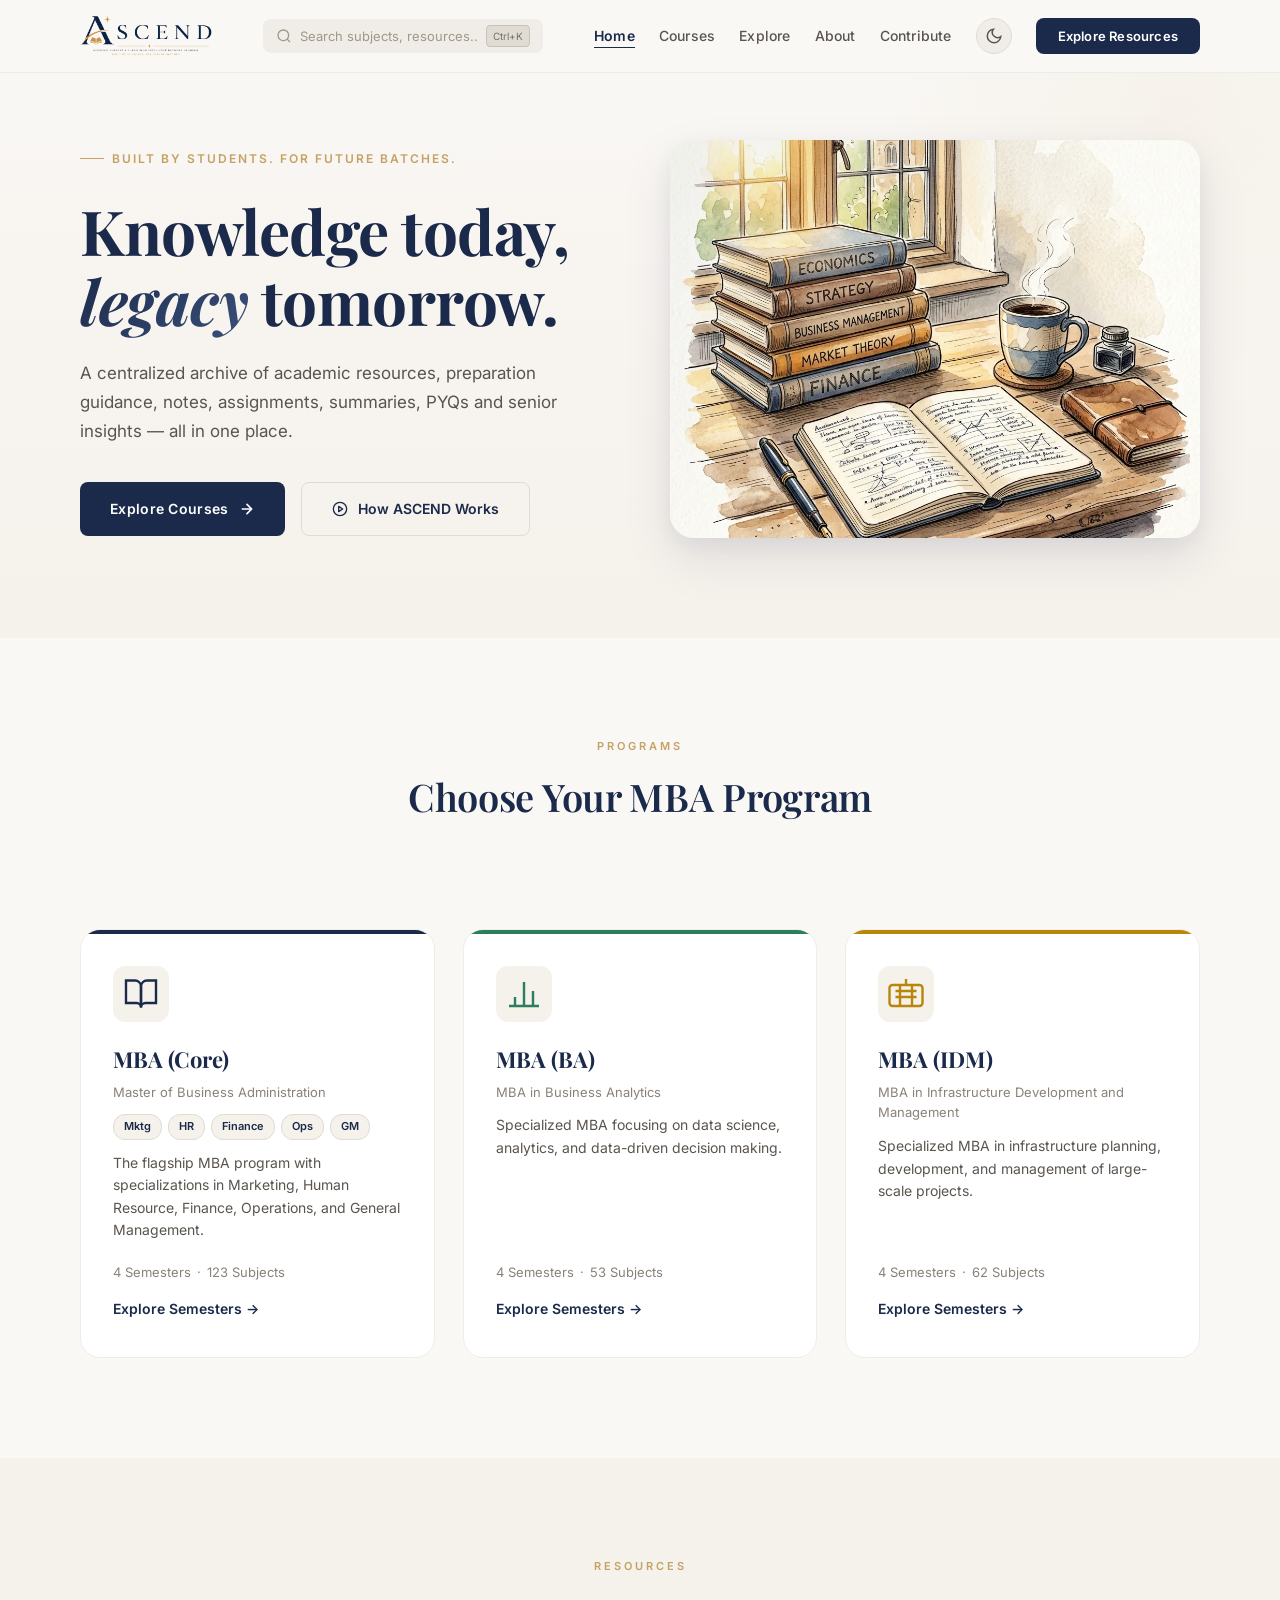
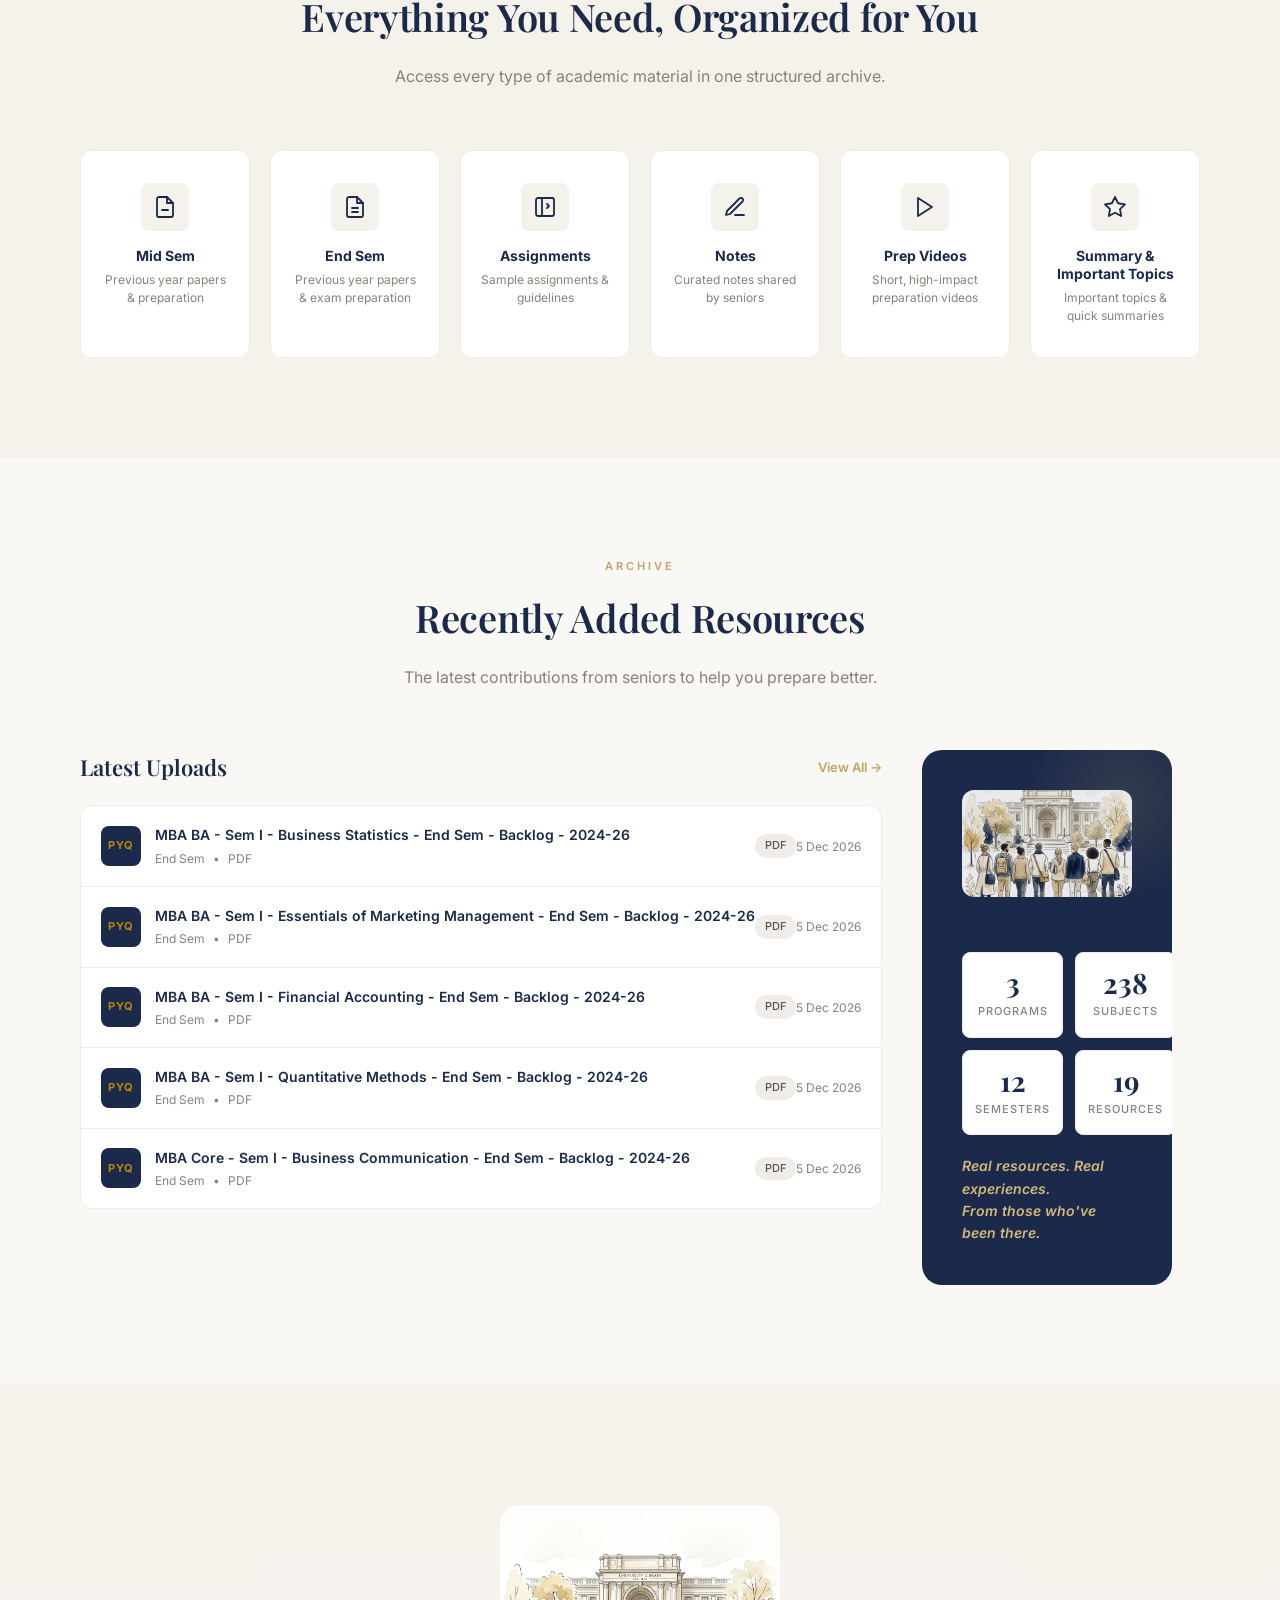
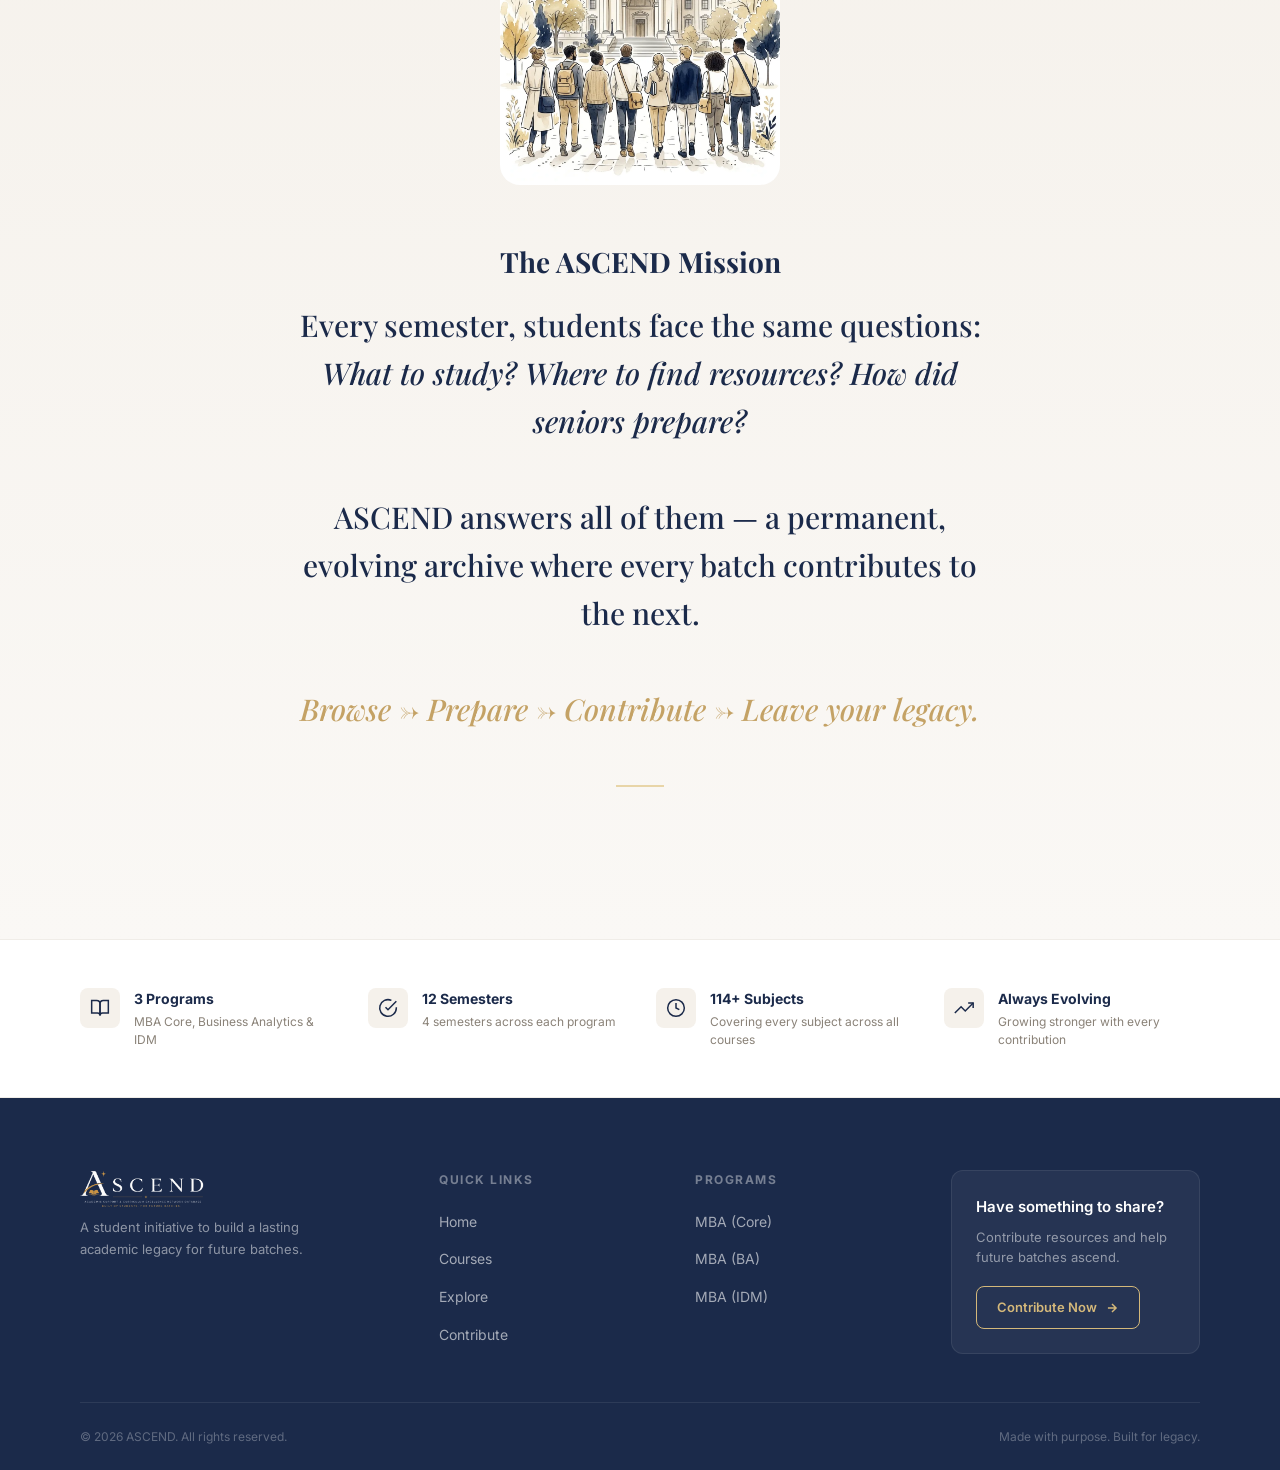
<file: index.html>
<!DOCTYPE html>
<html lang="en">
<head>
  <meta charset="UTF-8">
  <meta name="viewport" content="width=device-width, initial-scale=1.0">
  <meta name="theme-color" content="#1B2A4A">
  <title>ASCEND — Academic Support & Curriculum Excellence Network Database</title>
  <meta name="description" content="A centralized archive of academic resources, preparation guidance, notes, assignments, summaries, PYQs and senior insights — built by students, for future batches.">
  <!-- 6.3 OG Meta -->
  <meta property="og:title" content="ASCEND — Academic Resource Archive">
  <meta property="og:description" content="A centralized archive of academic resources built by students, for future batches.">
  <meta property="og:image" content="New_Logo_Top.png">
  <meta property="og:type" content="website">
  <meta name="twitter:card" content="summary_large_image">
  <meta name="twitter:title" content="ASCEND — Academic Resource Archive">
  <meta name="twitter:description" content="Notes, PYQs, assignments, summaries & prep videos — all in one place.">
  <link rel="stylesheet" href="style.css">
  <link rel="stylesheet" href="pages.css">
  <link rel="stylesheet" href="explore.css">
</head>
<body>

<div id="navbar-root"></div>

<!-- ===== HERO ===== -->
<section class="hero" id="main-content">
  <div class="container">
    <div class="hero-content">
      <div class="hero-label fade-up">Built by students. For future batches.</div>
      <h1 class="hero-heading fade-up fade-up-delay-1">
        Knowledge today,<br><em>legacy</em> tomorrow.
      </h1>
      <p class="hero-description fade-up fade-up-delay-2">
        A centralized archive of academic resources, preparation guidance, notes, assignments, summaries, PYQs and senior insights — all in one place.
      </p>
      <div class="hero-buttons fade-up fade-up-delay-3">
        <a href="courses.html" class="btn-primary" id="btn-explore-semesters">
          Explore Courses
          <svg width="16" height="16" viewBox="0 0 24 24" fill="none" stroke="currentColor" stroke-width="2.5" stroke-linecap="round" stroke-linejoin="round"><path d="M5 12h14M12 5l7 7-7 7"/></svg>
        </a>
        <a href="#features" class="btn-secondary" id="btn-how-works">
          <svg width="16" height="16" viewBox="0 0 24 24" fill="none" stroke="currentColor" stroke-width="2" stroke-linecap="round" stroke-linejoin="round"><circle cx="12" cy="12" r="10"/><polygon points="10 8 16 12 10 16 10 8"/></svg>
          How ASCEND Works
        </a>
      </div>
    </div>
    <div class="hero-image fade-up fade-up-delay-2">
      <picture><source srcset="hero-desk.webp" type="image/webp"><img src="hero-desk.png" alt="Academic desk scene with business textbooks, notebook and pen in warm sunlight" loading="eager"></picture>
    </div>
  </div>
</section>

<!-- ===== PROGRAMS ===== -->
<section class="semesters" id="semesters">
  <div class="container">
    <div class="section-label fade-up">Programs</div>
    <h2 class="section-title fade-up">Choose Your MBA Program</h2>
    <p class="section-subtitle fade-up">3 specialized programs. 4 semesters each. One unified archive.</p>
    <div class="course-grid" id="home-course-grid"></div>
  </div>
</section>

<!-- ===== FEATURES (3.4 — interactive links) ===== -->
<section class="features" id="features">
  <div class="container">
    <div class="section-label fade-up">Resources</div>
    <h2 class="section-title fade-up">Everything You Need, Organized for You</h2>
    <p class="section-subtitle fade-up">Access every type of academic material in one structured archive.</p>
    <div class="feature-grid">
      <a href="explore?type=midSem" class="feature-card fade-up fade-up-delay-1" id="feat-midsem">
        <div class="feature-icon">
          <svg width="24" height="24" viewBox="0 0 24 24" fill="none" stroke="currentColor" stroke-width="1.8" stroke-linecap="round" stroke-linejoin="round"><path d="M14 2H6a2 2 0 0 0-2 2v16a2 2 0 0 0 2 2h12a2 2 0 0 0 2-2V8z"/><polyline points="14 2 14 8 20 8"/><line x1="9" y1="15" x2="15" y2="15"/></svg>
        </div>
        <div class="feature-name">Mid Sem</div>
        <div class="feature-desc">Previous year papers & preparation</div>
      </a>
      <a href="explore?type=endSem" class="feature-card fade-up fade-up-delay-2" id="feat-endsem">
        <div class="feature-icon">
          <svg width="24" height="24" viewBox="0 0 24 24" fill="none" stroke="currentColor" stroke-width="1.8" stroke-linecap="round" stroke-linejoin="round"><path d="M14 2H6a2 2 0 0 0-2 2v16a2 2 0 0 0 2 2h12a2 2 0 0 0 2-2V8z"/><polyline points="14 2 14 8 20 8"/><line x1="9" y1="13" x2="15" y2="13"/><line x1="9" y1="17" x2="15" y2="17"/></svg>
        </div>
        <div class="feature-name">End Sem</div>
        <div class="feature-desc">Previous year papers & exam preparation</div>
      </a>
      <a href="explore?type=assignments" class="feature-card fade-up fade-up-delay-3" id="feat-assignments">
        <div class="feature-icon">
          <svg width="24" height="24" viewBox="0 0 24 24" fill="none" stroke="currentColor" stroke-width="1.8" stroke-linecap="round" stroke-linejoin="round"><rect x="3" y="3" width="18" height="18" rx="2"/><path d="M9 3v18"/><path d="M14 9l2 2-2 2"/></svg>
        </div>
        <div class="feature-name">Assignments</div>
        <div class="feature-desc">Sample assignments & guidelines</div>
      </a>
      <a href="explore?type=notes" class="feature-card fade-up fade-up-delay-4" id="feat-notes">
        <div class="feature-icon">
          <svg width="24" height="24" viewBox="0 0 24 24" fill="none" stroke="currentColor" stroke-width="1.8" stroke-linecap="round" stroke-linejoin="round"><path d="M12 20h9"/><path d="M16.5 3.5a2.121 2.121 0 0 1 3 3L7 19l-4 1 1-4L16.5 3.5z"/></svg>
        </div>
        <div class="feature-name">Notes</div>
        <div class="feature-desc">Curated notes shared by seniors</div>
      </a>
      <a href="explore?type=prepVideos" class="feature-card fade-up fade-up-delay-1" id="feat-videos">
        <div class="feature-icon">
          <svg width="24" height="24" viewBox="0 0 24 24" fill="none" stroke="currentColor" stroke-width="1.8" stroke-linecap="round" stroke-linejoin="round"><polygon points="5 3 19 12 5 21 5 3"/></svg>
        </div>
        <div class="feature-name">Prep Videos</div>
        <div class="feature-desc">Short, high-impact preparation videos</div>
      </a>
      <a href="explore?type=summaries" class="feature-card fade-up fade-up-delay-2" id="feat-summary">
        <div class="feature-icon">
          <svg width="24" height="24" viewBox="0 0 24 24" fill="none" stroke="currentColor" stroke-width="1.8" stroke-linecap="round" stroke-linejoin="round"><polygon points="12 2 15.09 8.26 22 9.27 17 14.14 18.18 21.02 12 17.77 5.82 21.02 7 14.14 2 9.27 8.91 8.26 12 2"/></svg>
        </div>
        <div class="feature-name">Summary &<br>Important Topics</div>
        <div class="feature-desc">Important topics & quick summaries</div>
      </a>
    </div>
  </div>
</section>

<!-- ===== RECENTLY ADDED (1.1 — dynamic from data.js) ===== -->
<section class="resources" id="resources">
  <div class="container">
    <div class="section-label fade-up">Archive</div>
    <h2 class="section-title fade-up">Recently Added Resources</h2>
    <p class="section-subtitle fade-up">The latest contributions from seniors to help you prepare better.</p>
    <div class="resources-layout">
      <div class="fade-up">
        <div class="resources-header">
          <h3>Latest Uploads</h3>
          <a href="explore">View All →</a>
        </div>
        <div class="resource-list" id="dynamic-resource-list">
          <!-- Populated by JS -->
        </div>
      </div>
      <!-- 5.2 Live stats sidebar -->
      <div class="resources-quote fade-up fade-up-delay-2">
        <picture><source srcset="legacy-art.webp" type="image/webp"><img src="legacy-art.png" alt="Students walking towards a library" class="resources-quote-img" loading="lazy"></picture>
        <div class="resources-stats-grid" id="live-stats"></div>
        <p class="resources-quote-highlight" style="margin-top:20px;font-size:14px;">
          Real resources. Real experiences.<br>From those who've been there.
        </p>
      </div>
    </div>
  </div>
</section>

<!-- ===== LEGACY / ABOUT (1.2 — rewritten) ===== -->
<section class="legacy" id="legacy">
  <div class="container">
    <picture><source srcset="legacy-art.webp" type="image/webp"><img src="legacy-art.png" alt="Students walking toward knowledge" class="legacy-art fade-up" loading="lazy"></picture>
    <h2 class="legacy-title fade-up fade-up-delay-1" style="font-family:'Playfair Display',serif;font-size:28px;margin-bottom:16px;color:var(--navy);">The ASCEND Mission</h2>
    <p class="legacy-quote fade-up fade-up-delay-1">
      Every semester, students face the same questions: <em>What to study? Where to find resources? How did seniors prepare?</em>
      <br><br>
      ASCEND answers all of them — a permanent, evolving archive where every batch contributes to the next.
      <br><br>
      <span class="legacy-highlight">Browse → Prepare → Contribute → Leave your legacy.</span>
    </p>
    <div class="legacy-divider fade-up fade-up-delay-2"></div>
  </div>
</section>

<!-- ===== TRUST BAR (3.5 — animated counters) ===== -->
<section class="trust-bar" id="trust-bar">
  <div class="container">
    <div class="trust-grid" id="trust-grid">
      <div class="trust-item fade-up fade-up-delay-1">
        <div class="trust-icon">
          <svg width="20" height="20" viewBox="0 0 24 24" fill="none" stroke="currentColor" stroke-width="1.8"><path d="M2 3h6a4 4 0 0 1 4 4v14a3 3 0 0 0-3-3H2z"/><path d="M22 3h-6a4 4 0 0 0-4 4v14a3 3 0 0 1 3-3h7z"/></svg>
        </div>
        <div>
          <div class="trust-label"><span class="counter" data-target="3">0</span> Programs</div>
          <div class="trust-desc">MBA Core, Business Analytics & IDM</div>
        </div>
      </div>
      <div class="trust-item fade-up fade-up-delay-2">
        <div class="trust-icon">
          <svg width="20" height="20" viewBox="0 0 24 24" fill="none" stroke="currentColor" stroke-width="1.8"><path d="M22 11.08V12a10 10 0 1 1-5.93-9.14"/><polyline points="22 4 12 14.01 9 11.01"/></svg>
        </div>
        <div>
          <div class="trust-label"><span class="counter" data-target="12">0</span> Semesters</div>
          <div class="trust-desc">4 semesters across each program</div>
        </div>
      </div>
      <div class="trust-item fade-up fade-up-delay-3">
        <div class="trust-icon">
          <svg width="20" height="20" viewBox="0 0 24 24" fill="none" stroke="currentColor" stroke-width="1.8"><circle cx="12" cy="12" r="10"/><polyline points="12 6 12 12 16 14"/></svg>
        </div>
        <div>
          <div class="trust-label"><span class="counter" data-target="0" id="counter-subjects">0</span>+ Subjects</div>
          <div class="trust-desc">Covering every subject across all courses</div>
        </div>
      </div>
      <div class="trust-item fade-up fade-up-delay-4">
        <div class="trust-icon">
          <svg width="20" height="20" viewBox="0 0 24 24" fill="none" stroke="currentColor" stroke-width="1.8"><polyline points="23 6 13.5 15.5 8.5 10.5 1 18"/><polyline points="17 6 23 6 23 12"/></svg>
        </div>
        <div>
          <div class="trust-label">Always Evolving</div>
          <div class="trust-desc">Growing stronger with every contribution</div>
        </div>
      </div>
    </div>
  </div>
</section>

<div id="footer-root"></div>

<script src="js/data.js"></script>
<script src="js/app.js"></script>
<script>
(function() {
  createNavbar('home'); createFooter();

  // 6.2 DRY course cards
  const grid = document.getElementById('home-course-grid');
  COURSES.forEach((c,i) => { grid.innerHTML += renderCourseCard(c, i); });

  // 1.1 Dynamic resources from data.js — only show resources with actual content
  const resList = document.getElementById('dynamic-resource-list');
  const allResWithContent = getAllResources({onlyWithContent:true});
  if(allResWithContent.length === 0){
    resList.innerHTML = `<div class="empty-state" style="padding:32px 16px;">
      <svg width="40" height="40" viewBox="0 0 24 24" fill="none" stroke="var(--gray-300)" stroke-width="1.5"><path d="M14 2H6a2 2 0 0 0-2 2v16a2 2 0 0 0 2 2h12a2 2 0 0 0 2-2V8z"/><polyline points="14 2 14 8 20 8"/></svg>
      <p class="empty-state-text">Resources coming soon — be the first to contribute!</p></div>`;
  } else {
    allResWithContent.sort((a,b) => b.batch.localeCompare(a.batch) || a.title.localeCompare(b.title)).slice(0,5).forEach((r,i) => {
      resList.innerHTML += `<a href="resource?course=${r.course}&sem=${r.semester}&sub=${r.subjectId}&id=${r.id}" class="resource-item" id="res-${i+1}">
        <div class="resource-info">
          <div class="resource-type-icon ${resTypeClass(r.resourceType)}">${resTypeShort(r.resourceType)}</div>
          <div class="resource-details">
            <div class="resource-title">${r.title}</div>
            <div class="resource-meta"><span>${resTypeLabel(r.resourceType)}</span> <span>•</span> <span>${r.fileType}</span></div>
          </div>
        </div>
        <div class="resource-badge">${r.fileType}</div>
        <div class="resource-date">${r.date}</div>
      </a>`;
    });
  }

  // 5.2 Live stats sidebar — only count resources with content
  const statsEl = document.getElementById('live-stats');
  let totalSubjects = 0, totalResources = allResWithContent.length;
  COURSES.forEach(c => c.semesters.forEach(s => totalSubjects += s.subjects.length));
  statsEl.innerHTML = `
    <div class="stat-card"><div class="stat-num">${COURSES.length}</div><div class="stat-lbl">Programs</div></div>
    <div class="stat-card"><div class="stat-num">${totalSubjects}</div><div class="stat-lbl">Subjects</div></div>
    <div class="stat-card"><div class="stat-num">${COURSES.reduce((a,c)=>a+c.semesters.length,0)}</div><div class="stat-lbl">Semesters</div></div>
    <div class="stat-card"><div class="stat-num">${totalResources}</div><div class="stat-lbl">Resources</div></div>`;

  // 3.5 Counter for trust bar
  document.getElementById('counter-subjects').setAttribute('data-target', totalSubjects);

  initPage();

  // 3.5 Animated stat counters
  const counterObs = new IntersectionObserver(entries => {
    entries.forEach(e => {
      if(e.isIntersecting){
        e.target.querySelectorAll('.counter').forEach(c => {
          const target = parseInt(c.getAttribute('data-target'));
          if(target === 0) return;
          let current = 0;
          const step = Math.max(1, Math.ceil(target / 40));
          const timer = setInterval(() => {
            current += step;
            if(current >= target){ current = target; clearInterval(timer); }
            c.textContent = current;
          }, 30);
        });
        counterObs.unobserve(e.target);
      }
    });
  }, {threshold: 0.3});
  counterObs.observe(document.getElementById('trust-grid'));

  // Recently Viewed
  const recent = getRecentlyViewed();
  if (recent.length > 0) {
    const recentHtml = recent.slice(0,3).map(r =>
      `<a href="resource?course=${r.course}&sem=${r.sem}&sub=${r.sub}&id=${r.id}" class="resource-item">
        <div class="resource-info"><div class="resource-details">
          <div class="resource-title">${r.title}</div>
          <div class="resource-meta"><span>${r.type}</span> <span>•</span> <span>${r.fileType}</span></div>
        </div></div></a>`
    ).join('');
    resList.insertAdjacentHTML('beforebegin', `<div style="margin-bottom:24px"><h3 style="font-size:15px;font-weight:600;color:var(--heading);margin-bottom:12px">Recently Viewed</h3>${recentHtml}</div>`);
  }

  // Resource item hover
  document.querySelectorAll('.resource-item').forEach(item => {
    item.addEventListener('mouseenter', () => item.style.transform = 'translateX(4px)');
    item.addEventListener('mouseleave', () => item.style.transform = '');
  });
})();
</script>
</body>
</html>
</file>
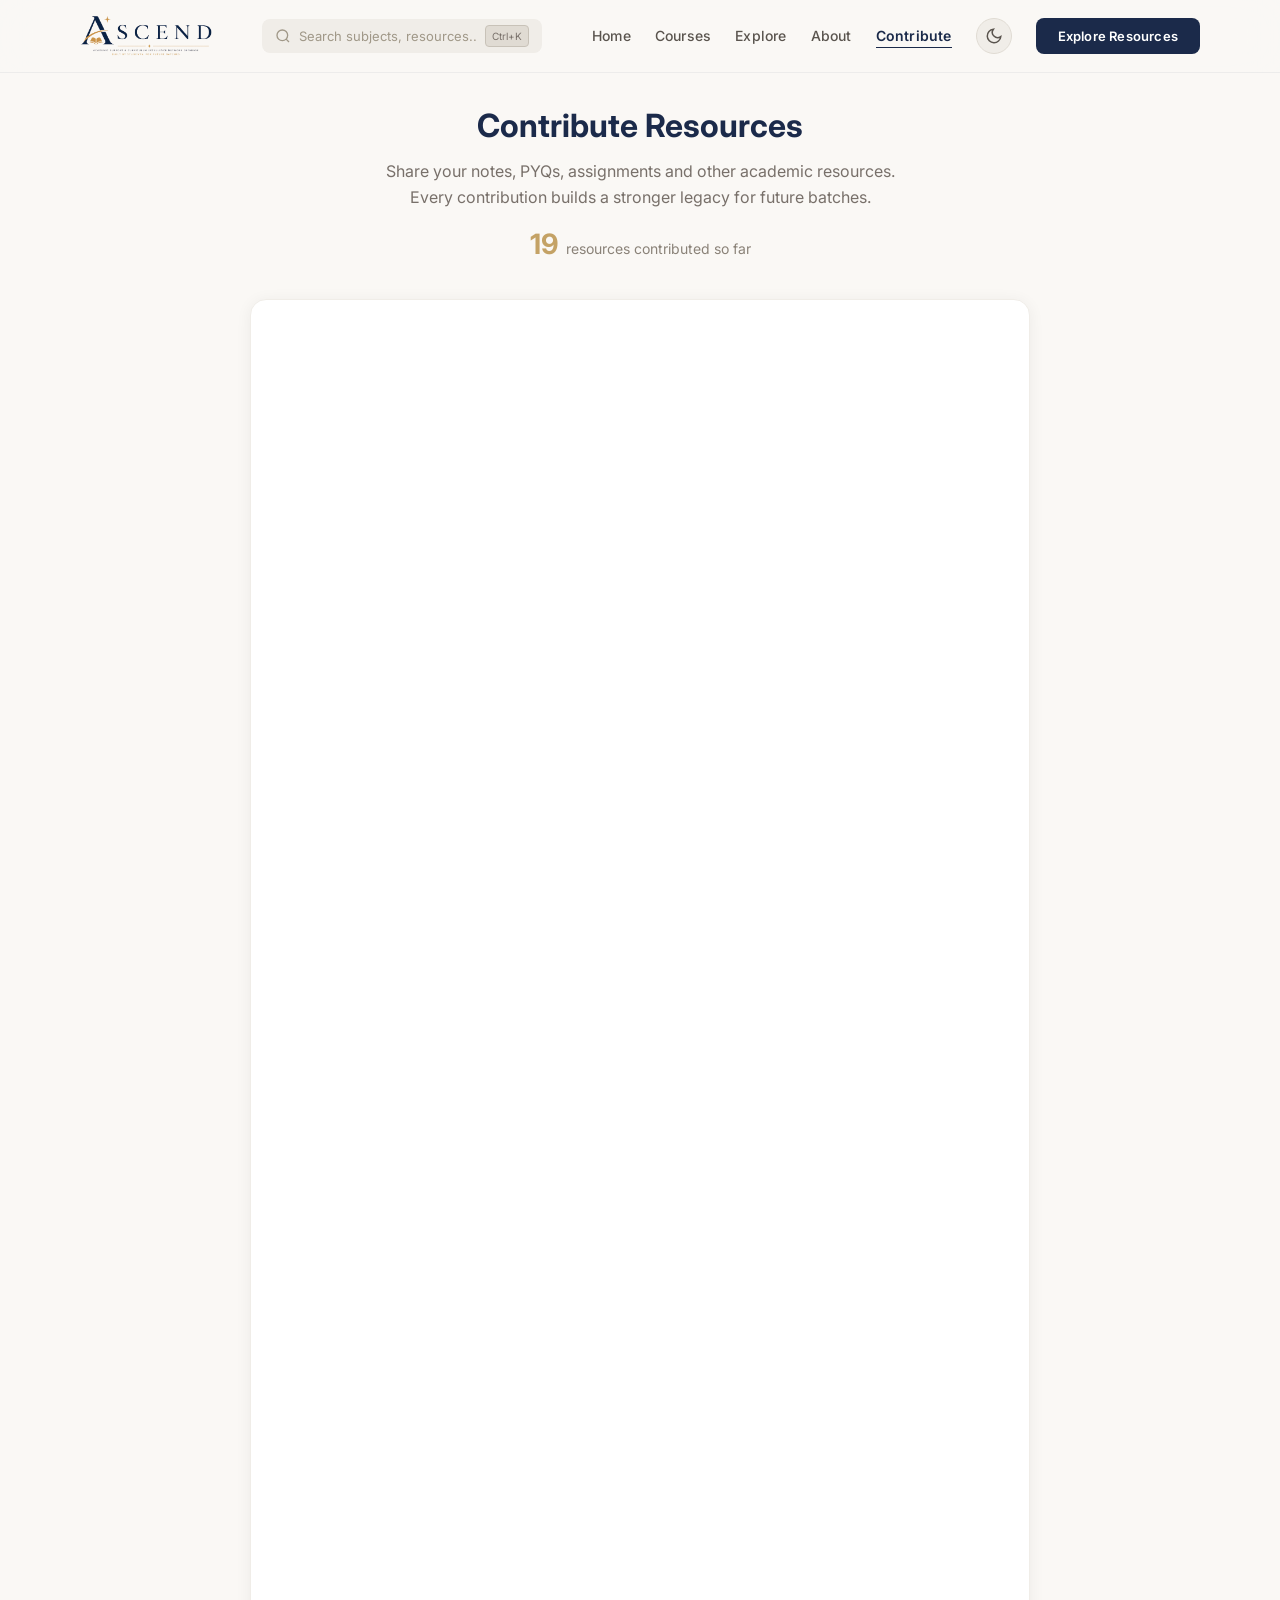
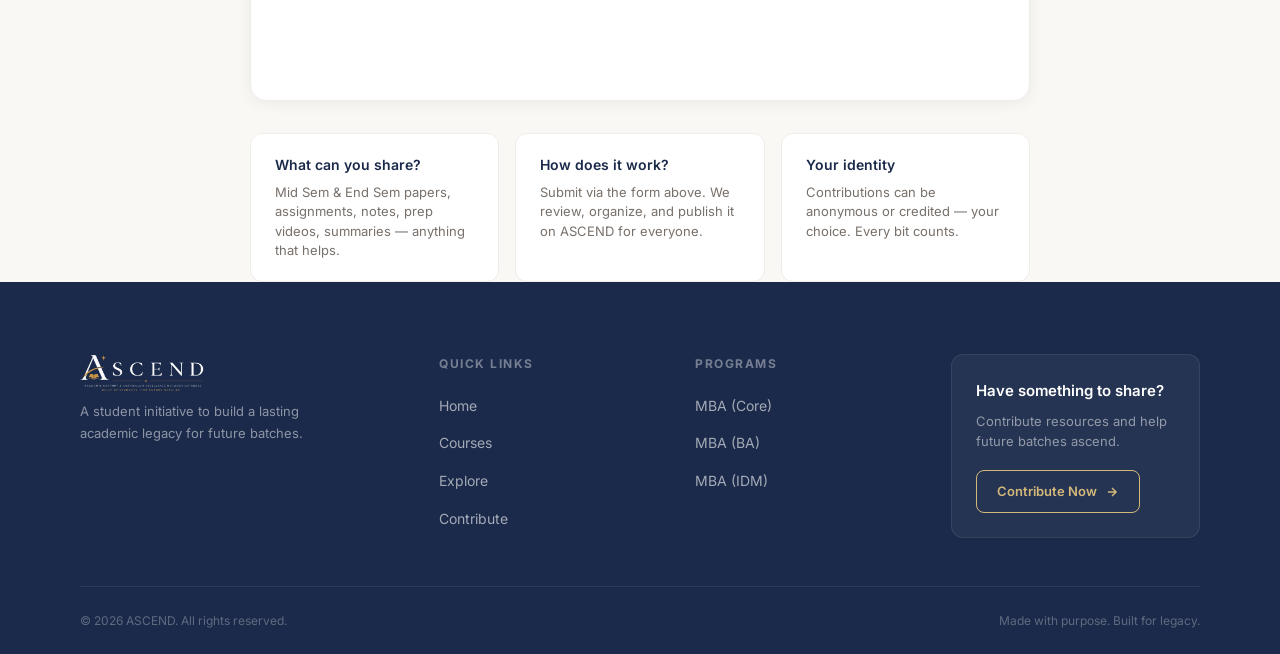
<file: contribute.html>
<!DOCTYPE html>
<html lang="en">
<head>
  <meta charset="UTF-8"><meta name="viewport" content="width=device-width, initial-scale=1.0">
  <meta name="theme-color" content="#1B2A4A">
  <title>Contribute — ASCEND</title>
  <meta name="description" content="Share your notes, PYQs, assignments and resources to help future batches.">
  <link rel="stylesheet" href="style.css"><link rel="stylesheet" href="pages.css">
  <meta property="og:title" content="Contribute — ASCEND">
  <meta property="og:image" content="New_Logo_Top.png">
  <style>
    .contribute-page { padding: 100px 0 0; min-height: 100vh; }
    .contribute-header { text-align: center; margin-bottom: 32px; }
    .contribute-title { font-size: 2rem; font-weight: 700; color: var(--heading); margin-bottom: 8px; }
    .contribute-subtitle { color: var(--gray-500); font-size: 1rem; max-width: 540px; margin: 0 auto; line-height: 1.6; }
    .contribute-form-wrapper {
      max-width: 780px; margin: 0 auto; border-radius: 16px;
      overflow: hidden; background: var(--card-bg);
      border: 1px solid var(--border); box-shadow: 0 2px 16px rgba(0,0,0,0.06);
    }
    .contribute-form-wrapper iframe {
      width: 100%; min-height: 1400px; border: none; display: block;
    }
    .contribute-info { max-width: 780px; margin: 32px auto 0; display: flex; gap: 16px; flex-wrap: wrap; }
    .contribute-info-card {
      flex: 1; min-width: 220px; padding: 20px 24px; border-radius: 12px;
      background: var(--card-bg); border: 1px solid var(--border);
    }
    .contribute-info-card h4 { font-size: 14px; font-weight: 600; color: var(--heading); margin-bottom: 6px; }
    .contribute-info-card p { font-size: 13px; color: var(--gray-500); line-height: 1.5; margin: 0; }
    @media(max-width:768px) {
      .contribute-page { padding: 80px 0 0; }
      .contribute-title { font-size: 1.5rem; }
      .contribute-form-wrapper iframe { min-height: 1600px; }
      .contribute-info { flex-direction: column; }
    }
  </style>
</head>
<body>
<div id="navbar-root"></div>

<section class="contribute-page" id="main-content">
  <div class="container">
    <div class="contribute-header fade-up">
      <h1 class="contribute-title">Contribute Resources</h1>
      <p class="contribute-subtitle">Share your notes, PYQs, assignments and other academic resources. Every contribution builds a stronger legacy for future batches.</p>
      <div class="contribute-counter fade-up" style="margin-top:12px"><span id="contrib-count" style="font-size:28px;font-weight:700;color:var(--gold)"></span><span style="color:var(--text-muted);font-size:14px;margin-left:8px">resources contributed so far</span></div>
    </div>
    <div class="contribute-form-wrapper fade-up fade-up-delay-1">
      <iframe src="https://docs.google.com/forms/d/e/1FAIpQLSdcsTqpvWs6N8jf_OoG-Mi8jP8NioDKekpo4WvZq9u7cqVPtA/viewform?embedded=true" frameborder="0" marginheight="0" marginwidth="0" loading="lazy">Loading form...</iframe>
    </div>
    <div class="contribute-info fade-up fade-up-delay-2">
      <div class="contribute-info-card">
        <h4>What can you share?</h4>
        <p>Mid Sem & End Sem papers, assignments, notes, prep videos, summaries — anything that helps.</p>
      </div>
      <div class="contribute-info-card">
        <h4>How does it work?</h4>
        <p>Submit via the form above. We review, organize, and publish it on ASCEND for everyone.</p>
      </div>
      <div class="contribute-info-card">
        <h4>Your identity</h4>
        <p>Contributions can be anonymous or credited — your choice. Every bit counts.</p>
      </div>
    </div>
  </div>
</section>

<div id="footer-root"></div>
<script src="js/data.js"></script><script src="js/app.js"></script>
<script>createNavbar('contribute'); createFooter(); initPage();
document.getElementById('contrib-count').textContent = getAllResources({onlyWithContent:true}).length;</script>
</body>
</html>
</file>
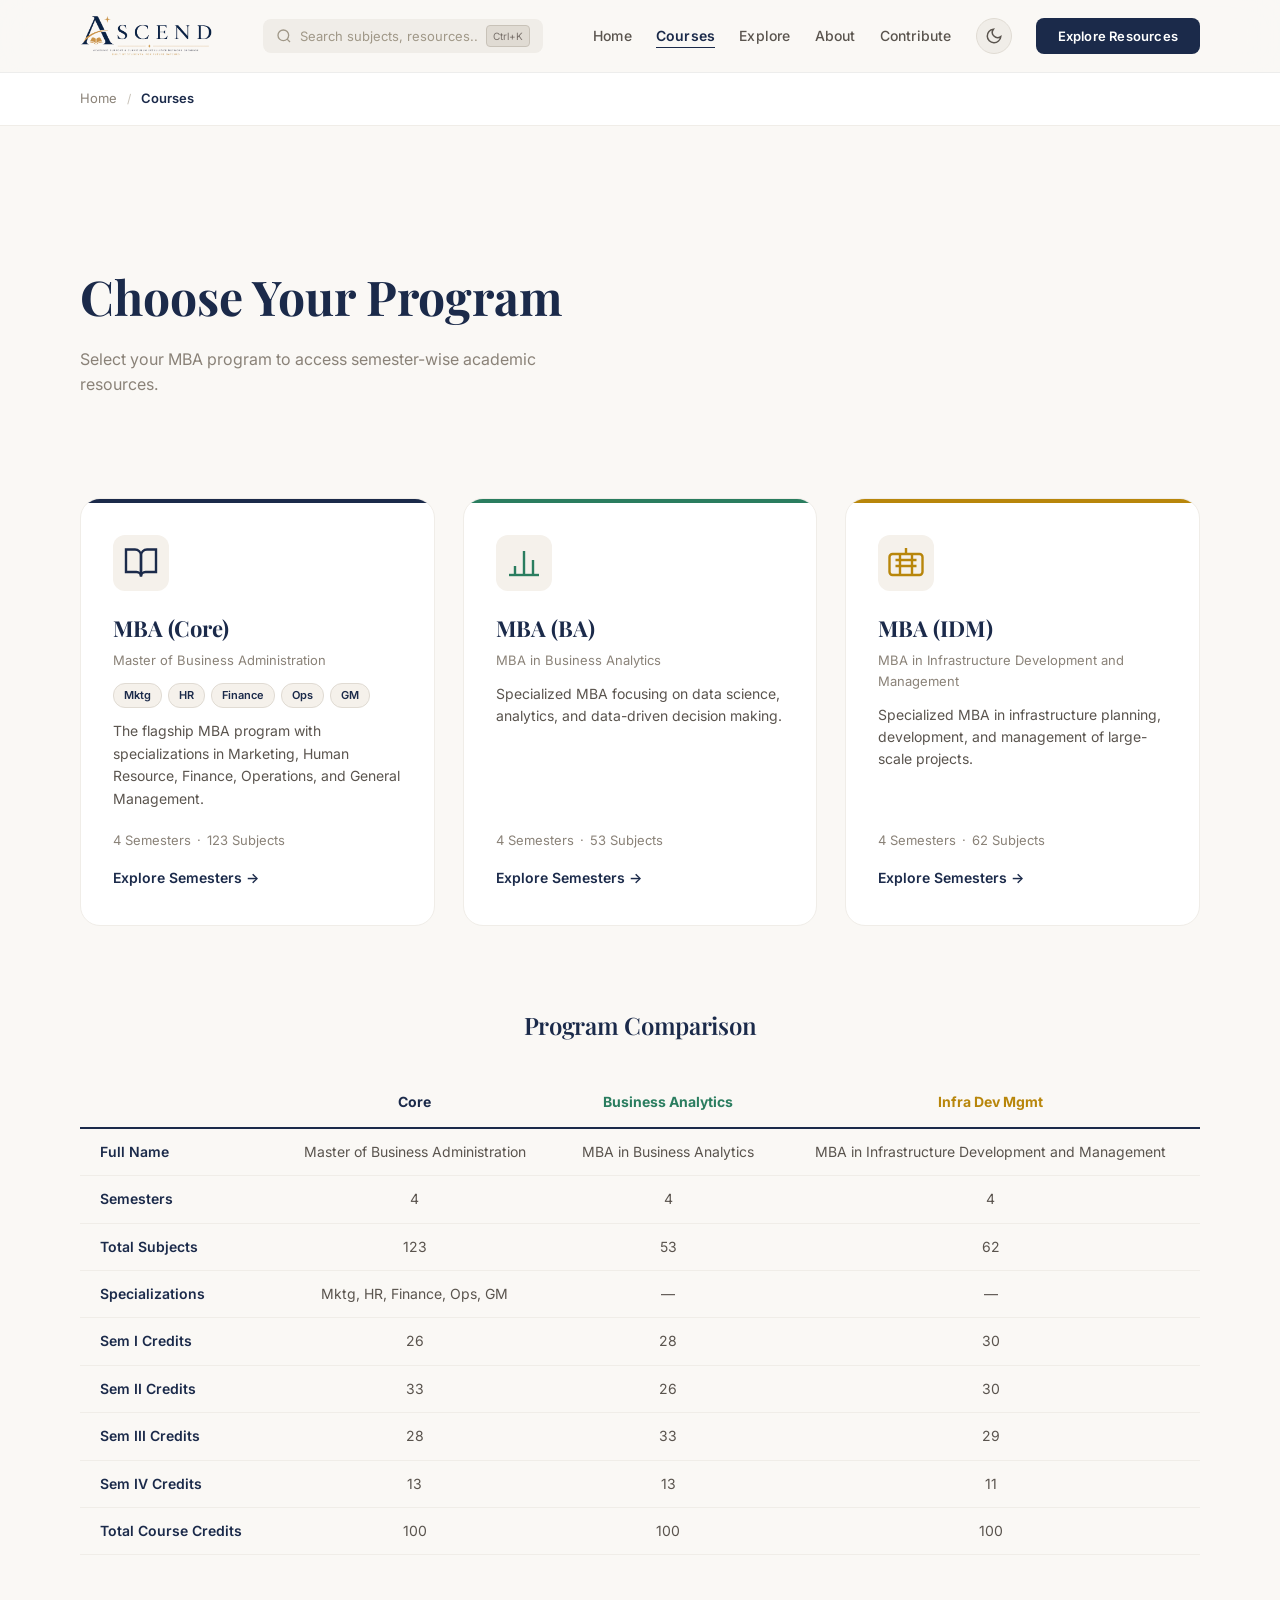
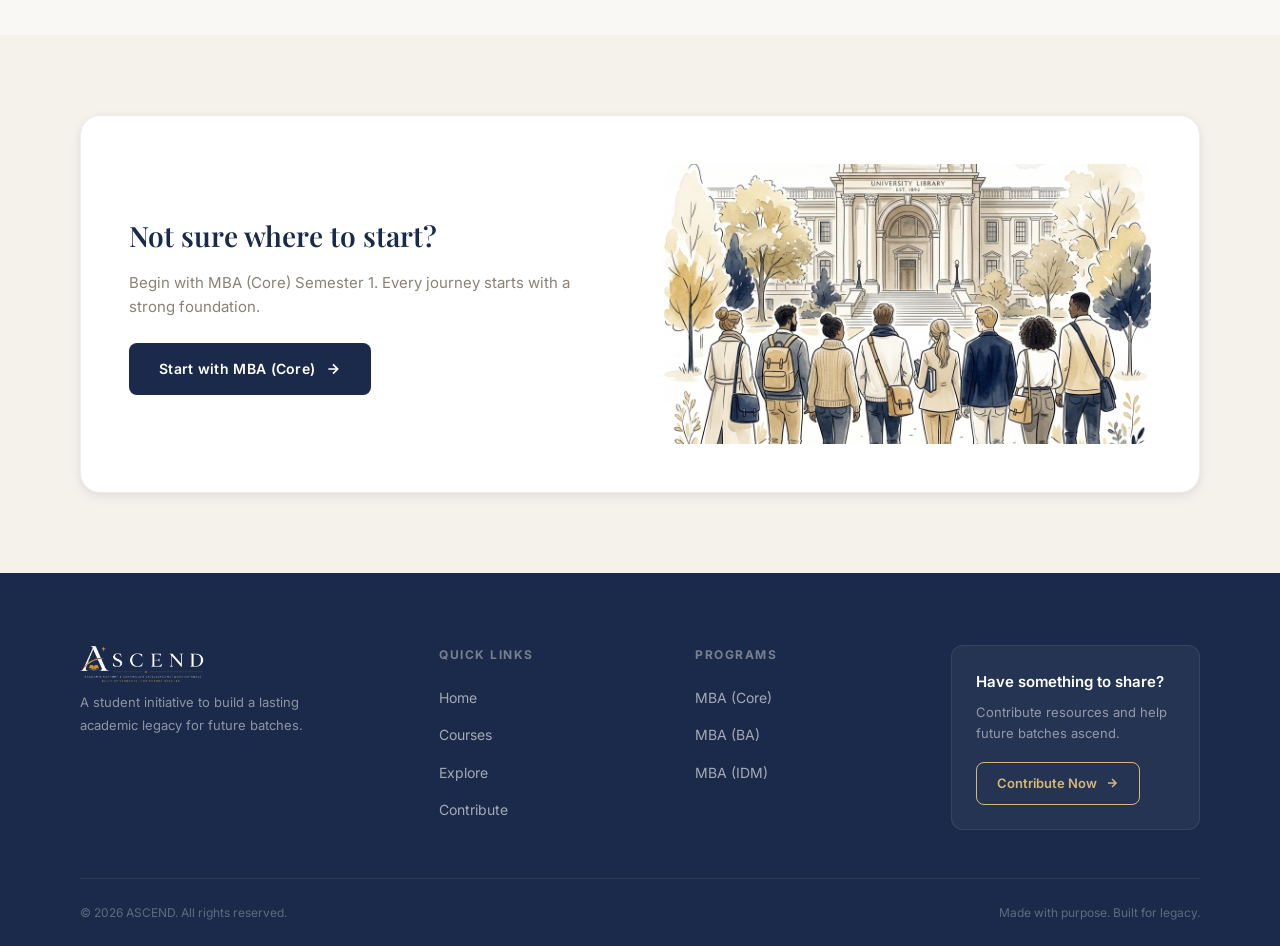
<file: courses.html>
<!DOCTYPE html>
<html lang="en">
<head>
  <meta charset="UTF-8"><meta name="viewport" content="width=device-width, initial-scale=1.0">
  <meta name="theme-color" content="#1B2A4A">
  <title>Choose Your Program — ASCEND</title>
  <meta name="description" content="Choose from MBA Core, MBA Business Analytics, or MBA Infrastructure Development Management.">
  <meta property="og:title" content="Choose Your Program — ASCEND">
  <meta property="og:description" content="Select your MBA program to access semester-wise academic resources.">
  <meta property="og:image" content="New_Logo_Top.png">
  <meta name="twitter:card" content="summary">
  <link rel="stylesheet" href="style.css"><link rel="stylesheet" href="pages.css"><link rel="stylesheet" href="explore.css">
</head>
<body>
<div id="navbar-root"></div>
<div id="breadcrumb-root"></div>

<section class="page-header" id="main-content">
  <div class="container">
    <h1 class="page-title fade-up">Choose Your Program</h1>
    <p class="page-subtitle fade-up fade-up-delay-1">Select your MBA program to access semester-wise academic resources.</p>
  </div>
</section>

<section class="courses-section">
  <div class="container">
    <div class="course-grid" id="course-grid"></div>
  </div>
</section>

<section class="course-comparison fade-up">
  <div class="container">
    <h2 class="section-title" style="font-size:24px;margin-bottom:32px;">Program Comparison</h2>
    <div class="comparison-table-wrap">
      <table class="comparison-table" id="comparison-table">
        <thead><tr><th></th></tr></thead>
        <tbody></tbody>
      </table>
    </div>
  </div>
</section>

<section class="cta-banner">
  <div class="container">
    <div class="cta-banner-content fade-up">
      <div class="cta-banner-text">
        <h3>Not sure where to start?</h3>
        <p>Begin with MBA (Core) Semester 1. Every journey starts with a strong foundation.</p>
        <a href="semesters?course=core" class="btn-primary">Start with MBA (Core) <svg width="16" height="16" viewBox="0 0 24 24" fill="none" stroke="currentColor" stroke-width="2.5"><path d="M5 12h14M12 5l7 7-7 7"/></svg></a>
      </div>
      <div class="cta-banner-image"><img src="legacy-art.png" alt="Students" loading="lazy"></div>
    </div>
  </div>
</section>

<div id="footer-root"></div>
<script src="js/data.js"></script><script src="js/app.js"></script>
<script>
createNavbar('courses'); createFooter();
document.getElementById('breadcrumb-root').innerHTML = createBreadcrumb([{label:'Home',href:'index.html'},{label:'Courses'}]);

// 6.2 DRY course cards
const grid = document.getElementById('course-grid');
COURSES.forEach((c,i) => { grid.innerHTML += renderCourseCard(c, i); });

// Comparison table
const thead = document.querySelector('.comparison-table thead tr');
const tbody = document.querySelector('.comparison-table tbody');
COURSES.forEach(c => thead.innerHTML += `<th style="color:${c.color}">${c.shortName}</th>`);
const rows = [
  {label:'Full Name', fn:c=>c.fullName},
  {label:'Semesters', fn:c=>c.semesters.length},
  {label:'Total Subjects', fn:c=>{let n=0;c.semesters.forEach(s=>n+=s.subjects.length);return n}},
  {label:'Specializations', fn:c=>c.specializations.length?c.specializations.map(s=>s.shortName).join(', '):'—'},
  {label:'Sem I Credits', fn:c=>c.semesters[0].totalCredits},
  {label:'Sem II Credits', fn:c=>c.semesters[1].totalCredits},
  {label:'Sem III Credits', fn:c=>c.semesters[2].totalCredits},
  {label:'Sem IV Credits', fn:c=>c.semesters[3].totalCredits},
  {label:'Total Course Credits', fn:c=>c.semesters.reduce((sum,s)=>sum+s.totalCredits,0)}
];
rows.forEach(r => {
  tbody.innerHTML += `<tr><td class="row-label">${r.label}</td>${COURSES.map(c=>`<td>${r.fn(c)}</td>`).join('')}</tr>`;
});

initPage();
</script>
</body>
</html>
</file>
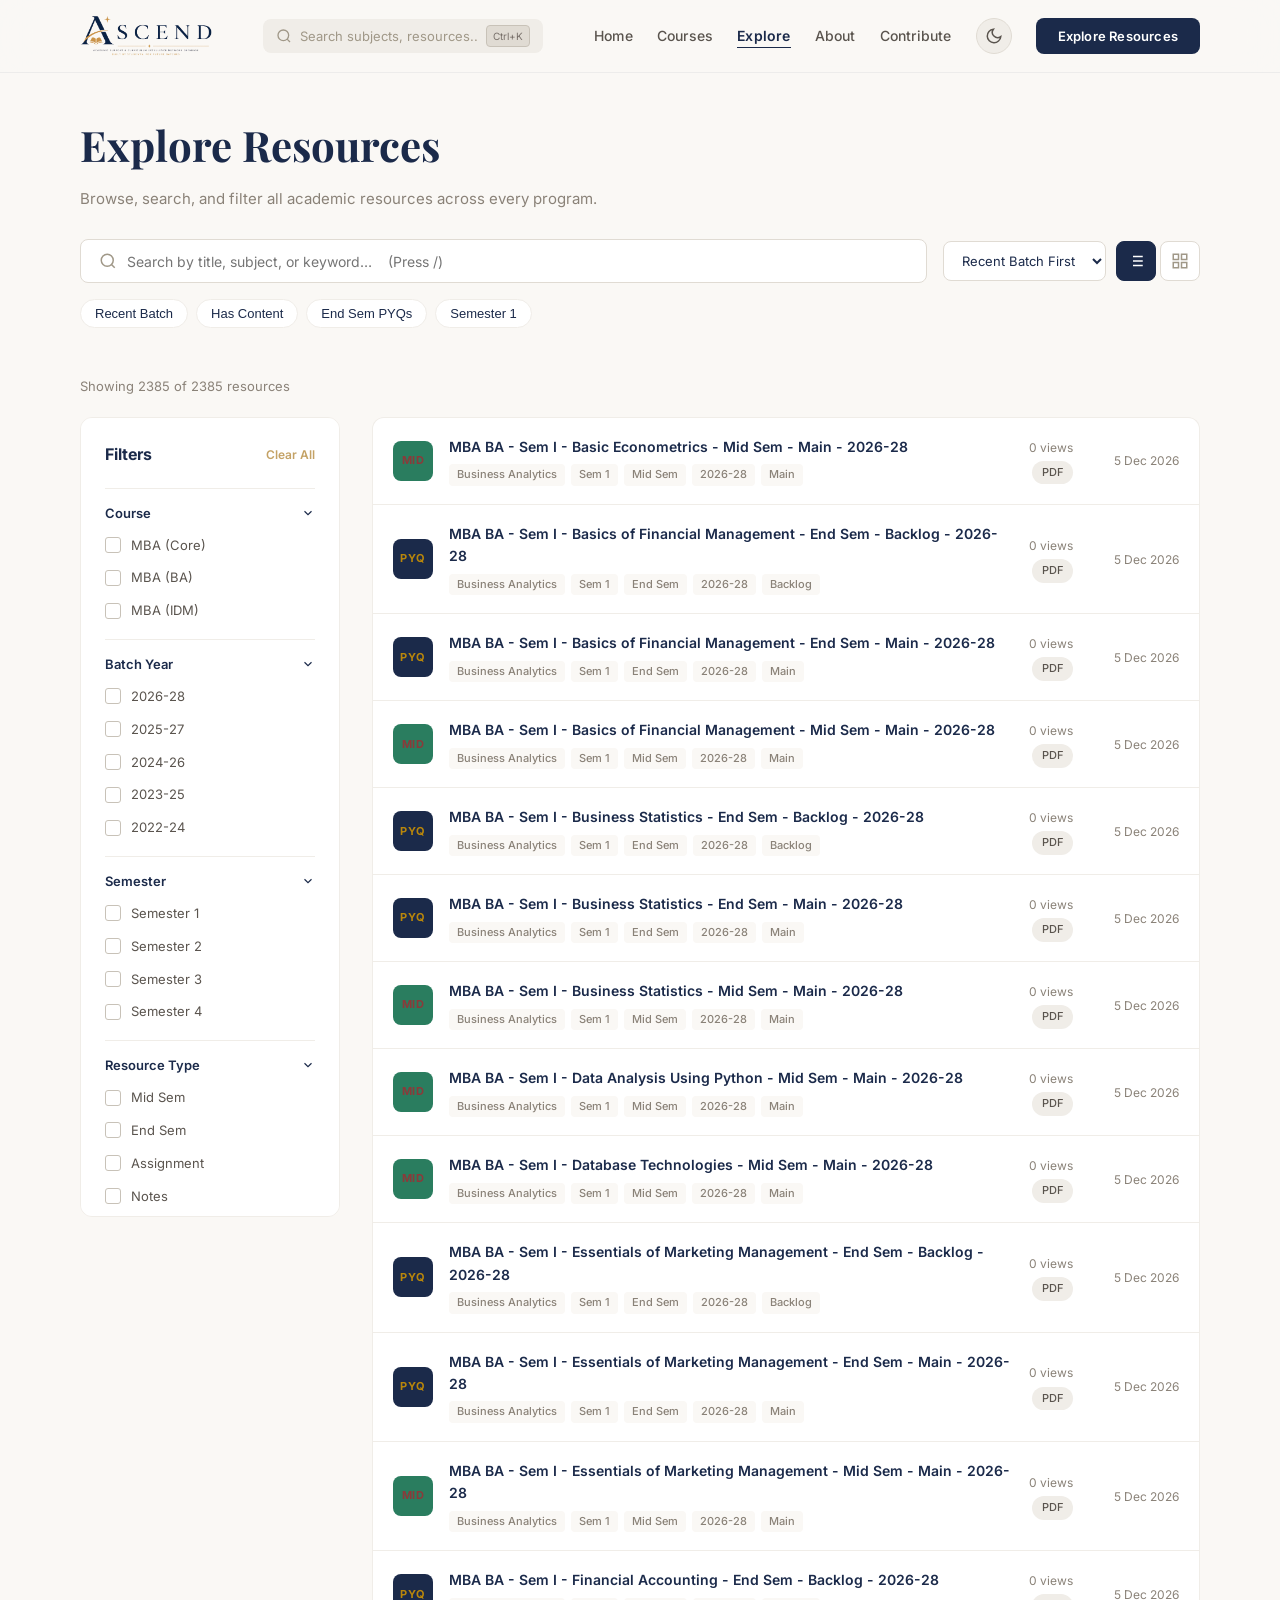
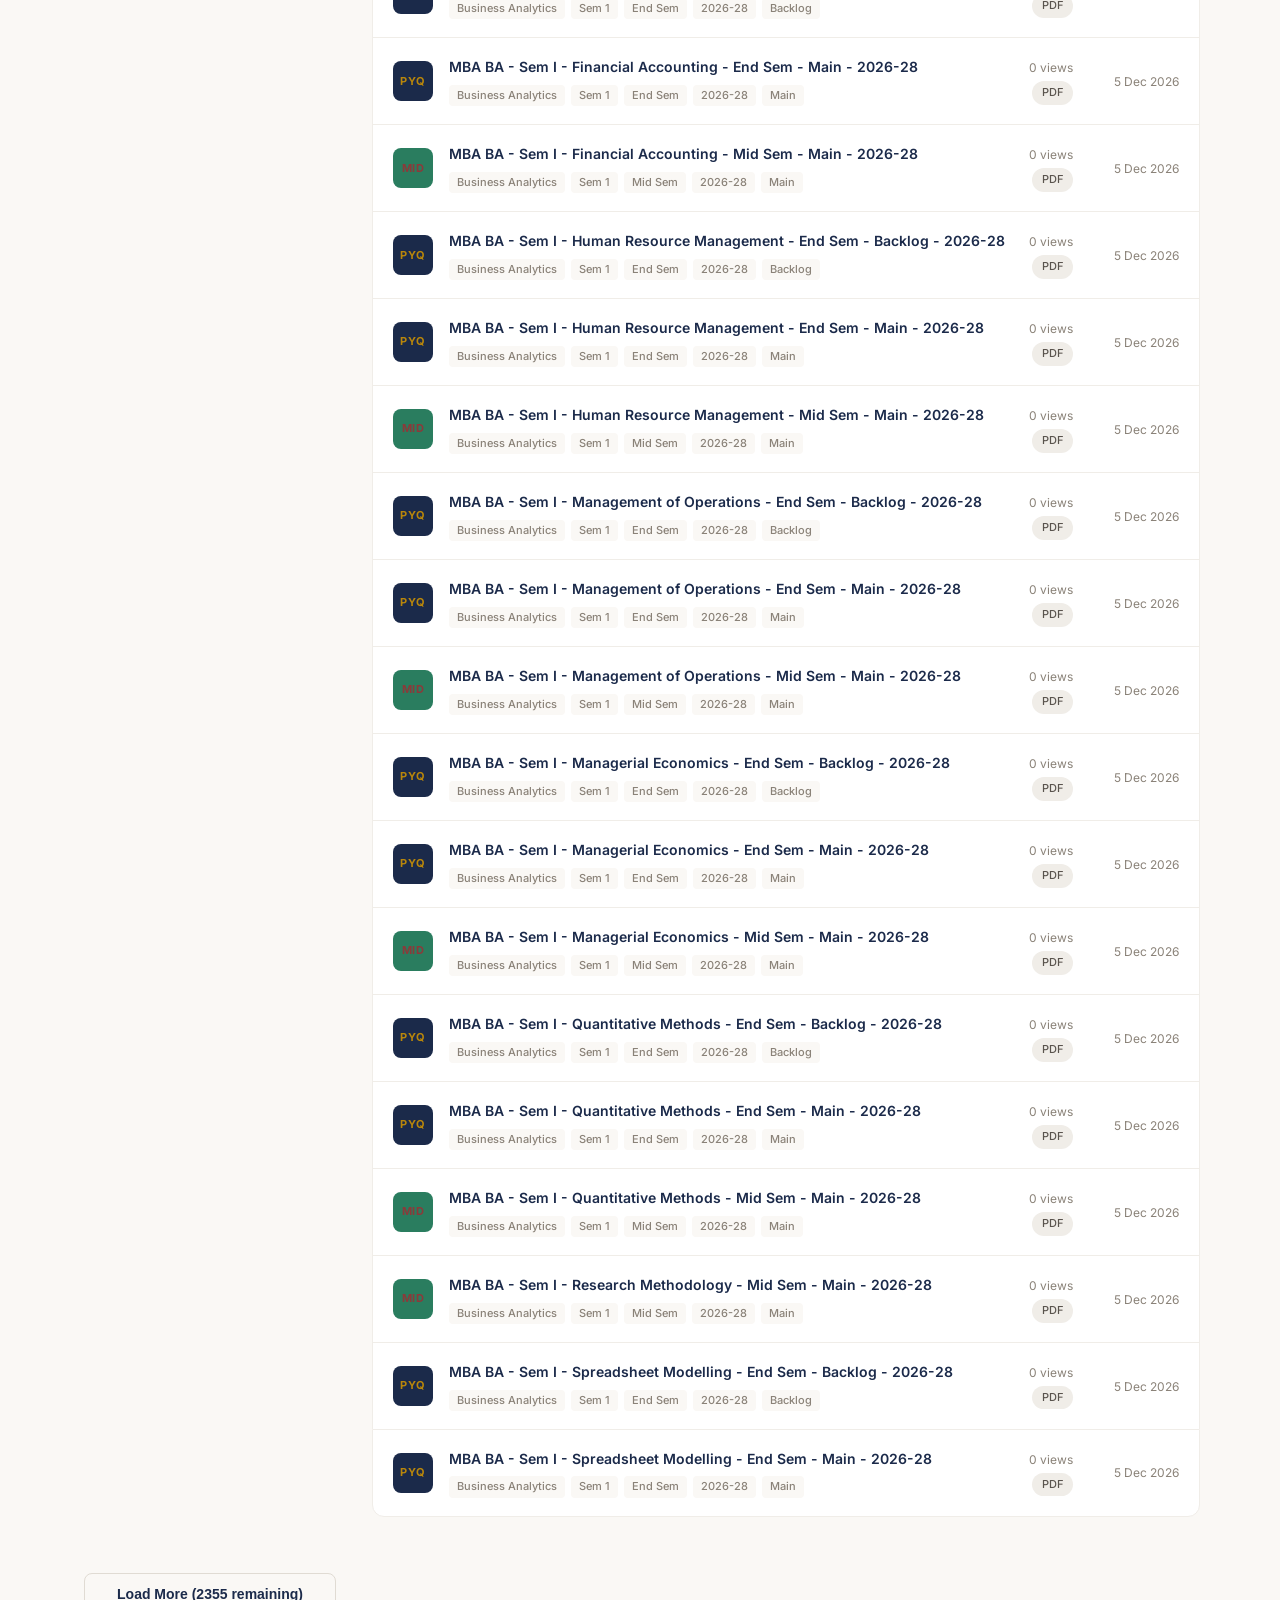
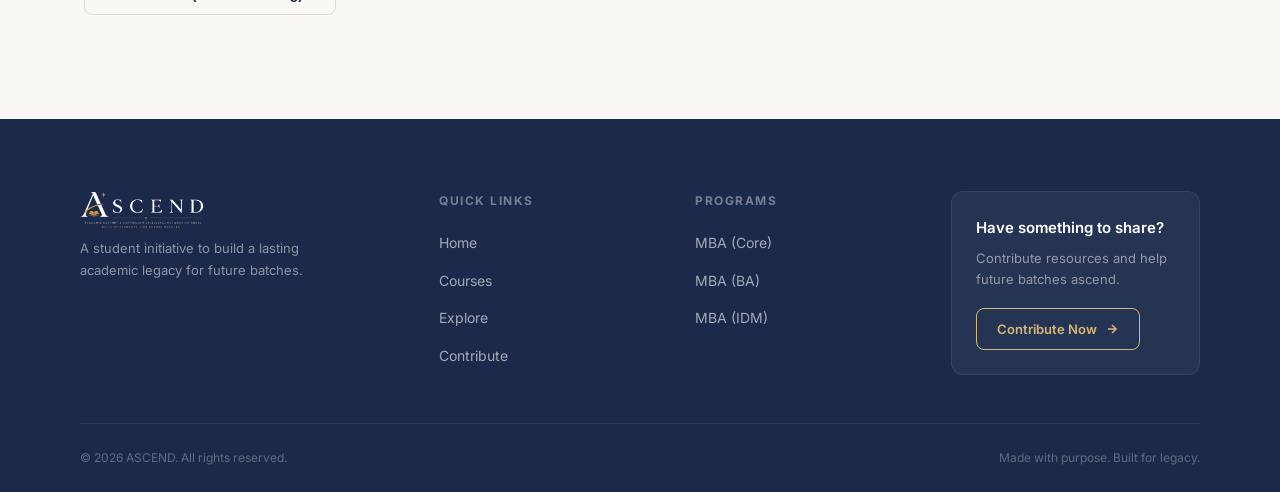
<file: explore.html>
<!DOCTYPE html>
<html lang="en">
<head>
  <meta charset="UTF-8"><meta name="viewport" content="width=device-width, initial-scale=1.0">
  <meta name="theme-color" content="#1B2A4A">
  <title>Explore Resources — ASCEND</title>
  <meta name="description" content="Browse, search, filter and sort all academic resources across courses, semesters and subjects.">
  <link rel="stylesheet" href="style.css"><link rel="stylesheet" href="pages.css"><link rel="stylesheet" href="explore.css">
  <meta property="og:title" content="Explore Resources — ASCEND">
  <meta property="og:image" content="New_Logo_Top.png">
</head>
<body>
<div id="navbar-root"></div>

<section class="explore-page" id="main-content">
  <div class="container">
    <!-- Header -->
    <div class="explore-header fade-up">
      <h1 class="explore-title">Explore Resources</h1>
      <p class="explore-subtitle">Browse, search, and filter all academic resources across every program.</p>
    </div>

    <!-- Search + Sort bar -->
    <div class="explore-toolbar fade-up fade-up-delay-1">
      <div class="explore-search">
        <svg width="18" height="18" viewBox="0 0 24 24" fill="none" stroke="currentColor" stroke-width="2"><circle cx="11" cy="11" r="8"/><line x1="21" y1="21" x2="16.65" y2="16.65"/></svg>
        <input type="text" id="explore-search" placeholder="Search by title, subject, or keyword…    (Press /)" autocomplete="off">
      </div>
      <div class="explore-controls">
        <select id="explore-sort" class="explore-select">
          <option value="newest">Recent Batch First</option>
          <option value="views">Most Viewed</option>
          <option value="downloads">Most Downloaded</option>
          <option value="az">Title A→Z</option>
          <option value="za">Title Z→A</option>
        </select>
        <div class="view-toggle">
          <button class="view-btn active" id="view-list" aria-label="List"><svg width="18" height="18" viewBox="0 0 24 24" fill="none" stroke="currentColor" stroke-width="2"><line x1="8" y1="6" x2="21" y2="6"/><line x1="8" y1="12" x2="21" y2="12"/><line x1="8" y1="18" x2="21" y2="18"/><line x1="3" y1="6" x2="3.01" y2="6"/><line x1="3" y1="12" x2="3.01" y2="12"/><line x1="3" y1="18" x2="3.01" y2="18"/></svg></button>
          <button class="view-btn" id="view-grid" aria-label="Grid"><svg width="18" height="18" viewBox="0 0 24 24" fill="none" stroke="currentColor" stroke-width="2"><rect x="3" y="3" width="7" height="7"/><rect x="14" y="3" width="7" height="7"/><rect x="14" y="14" width="7" height="7"/><rect x="3" y="14" width="7" height="7"/></svg></button>
        </div>
      </div>
    </div>

    <!-- Quick filters -->
    <div class="quick-filters fade-up fade-up-delay-1">
      <button class="quick-filter-btn" data-qf="recent">Recent Batch</button>
      <button class="quick-filter-btn" data-qf="content">Has Content</button>
      <button class="quick-filter-btn" data-qf="endsem">End Sem PYQs</button>
      <button class="quick-filter-btn" data-qf="sem1">Semester 1</button>
    </div>
    <div class="active-filters" id="active-filters"></div>
    <div class="results-count fade-up fade-up-delay-1" id="results-count"></div>

    <div class="explore-layout">
      <!-- Filter Sidebar -->
      <aside class="filter-sidebar fade-up" id="filter-sidebar">
        <div class="filter-header">
          <h3>Filters</h3>
          <button class="clear-all-btn" id="clear-all">Clear All</button>
        </div>

        <div class="filter-group" id="fg-course">
          <button class="filter-group-toggle active">Course <svg width="14" height="14" viewBox="0 0 24 24" fill="none" stroke="currentColor" stroke-width="2"><polyline points="6 9 12 15 18 9"/></svg></button>
          <div class="filter-options open" id="fo-course"></div>
        </div>

        <div class="filter-group" id="fg-batch">
          <button class="filter-group-toggle active">Batch Year <svg width="14" height="14" viewBox="0 0 24 24" fill="none" stroke="currentColor" stroke-width="2"><polyline points="6 9 12 15 18 9"/></svg></button>
          <div class="filter-options open" id="fo-batch"></div>
        </div>

        <div class="filter-group" id="fg-semester">
          <button class="filter-group-toggle active">Semester <svg width="14" height="14" viewBox="0 0 24 24" fill="none" stroke="currentColor" stroke-width="2"><polyline points="6 9 12 15 18 9"/></svg></button>
          <div class="filter-options open" id="fo-semester"></div>
        </div>

        <div class="filter-group" id="fg-type">
          <button class="filter-group-toggle active">Resource Type <svg width="14" height="14" viewBox="0 0 24 24" fill="none" stroke="currentColor" stroke-width="2"><polyline points="6 9 12 15 18 9"/></svg></button>
          <div class="filter-options open" id="fo-type"></div>
        </div>

        <div class="filter-group" id="fg-attempt">
          <button class="filter-group-toggle active">Attempt <svg width="14" height="14" viewBox="0 0 24 24" fill="none" stroke="currentColor" stroke-width="2"><polyline points="6 9 12 15 18 9"/></svg></button>
          <div class="filter-options open" id="fo-attempt"></div>
        </div>

        <div class="filter-group" id="fg-filetype">
          <button class="filter-group-toggle active">File Type <svg width="14" height="14" viewBox="0 0 24 24" fill="none" stroke="currentColor" stroke-width="2"><polyline points="6 9 12 15 18 9"/></svg></button>
          <div class="filter-options open" id="fo-filetype"></div>
        </div>
      </aside>

      <!-- Results -->
      <div class="explore-results" id="explore-results"></div>
    </div>
  </div>
</section>

<!-- Mobile filter drawer toggle -->
<button class="mobile-filter-toggle" id="mobile-filter-btn">
  <svg width="18" height="18" viewBox="0 0 24 24" fill="none" stroke="currentColor" stroke-width="2"><polygon points="22 3 2 3 10 12.46 10 19 14 21 14 12.46 22 3"/></svg>
  Filters
</button>

<div id="footer-root"></div>
<script src="js/data.js"></script><script src="js/app.js"></script>
<script>
(function(){
  createNavbar('explore'); createFooter();

  // Build all resources flat list
  const allResources = getAllResources();

  // State
  const filters = { course:[], batch:[], semester:[], type:[], attempt:[], filetype:[] };
  let searchQuery = '';
  let sortBy = 'newest';
  let viewMode = 'list';
  let contentOnly = false;
  const PAGE_SIZE = 30;
  let visibleCount = PAGE_SIZE;

  // Populate filter options
  function checkbox(group, value, label) {
    return `<label class="filter-checkbox"><input type="checkbox" data-group="${group}" value="${value}"><span class="check-mark"></span>${label}</label>`;
  }

  document.getElementById('fo-course').innerHTML = COURSES.map(c => checkbox('course', c.id, c.name)).join('');
  document.getElementById('fo-batch').innerHTML = [...new Set(allResources.map(r=>r.batch))].sort().reverse().map(b => checkbox('batch', b, b)).join('');
  document.getElementById('fo-semester').innerHTML = [1,2,3,4].map(s => checkbox('semester', s, `Semester ${s}`)).join('');
  document.getElementById('fo-type').innerHTML = ['midSem','endSem','assignments','notes','prepVideos','summaries'].map(t => checkbox('type', t, resTypeLabel(t))).join('');
  document.getElementById('fo-attempt').innerHTML = ['Main','Backlog'].map(a => checkbox('attempt', a, a)).join('');
  document.getElementById('fo-filetype').innerHTML = ['PDF','MP4','DOCX'].map(f => checkbox('filetype', f, f)).join('');

  // Filter toggle
  document.querySelectorAll('.filter-group-toggle').forEach(btn => {
    btn.addEventListener('click', () => {
      btn.classList.toggle('active');
      btn.nextElementSibling.classList.toggle('open');
    });
  });

  // Checkbox change
  document.querySelectorAll('.filter-checkbox input').forEach(cb => {
    cb.addEventListener('change', () => {
      const g = cb.dataset.group;
      const v = cb.value;
      if (cb.checked) { if (!filters[g].includes(v)) filters[g].push(v); }
      else { filters[g] = filters[g].filter(x => x !== v); }
      render();
    });
  });

  // Search
  document.getElementById('explore-search').addEventListener('input', e => { searchQuery = e.target.value.toLowerCase(); render(); });

  // Sort
  document.getElementById('explore-sort').addEventListener('change', e => { sortBy = e.target.value; render(); });

  // View toggle
  document.getElementById('view-list').addEventListener('click', () => { viewMode='list'; document.getElementById('explore-results').classList.remove('grid-view'); document.getElementById('view-list').classList.add('active'); document.getElementById('view-grid').classList.remove('active'); localStorage.setItem('ascend-explore-view','list'); });
  document.getElementById('view-grid').addEventListener('click', () => { viewMode='grid'; document.getElementById('explore-results').classList.add('grid-view'); document.getElementById('view-grid').classList.add('active'); document.getElementById('view-list').classList.remove('active'); localStorage.setItem('ascend-explore-view','grid'); });

  // Clear all
  document.getElementById('clear-all').addEventListener('click', () => {
    Object.keys(filters).forEach(k => filters[k] = []);
    searchQuery = '';
    document.getElementById('explore-search').value = '';
    document.querySelectorAll('.filter-checkbox input').forEach(cb => cb.checked = false);
    render();
  });

  // Mobile filter
  document.getElementById('mobile-filter-btn').addEventListener('click', () => {
    document.getElementById('filter-sidebar').classList.toggle('mobile-open');
  });

  // URL state
  function readURL() {
    const p = new URLSearchParams(window.location.search);
    if (p.get('course')) { filters.course = p.get('course').split(','); }
    if (p.get('sem')) { filters.semester = p.get('sem').split(','); }
    if (p.get('type')) { filters.type = p.get('type').split(','); }
    if (p.get('batch')) { filters.batch = p.get('batch').split(','); }
    if (p.get('attempt')) { filters.attempt = p.get('attempt').split(','); }
    // Sync checkboxes
    document.querySelectorAll('.filter-checkbox input').forEach(cb => {
      const g = cb.dataset.group;
      cb.checked = filters[g].includes(cb.value);
    });
  }
  readURL();

  // Read search from URL (#5)
  (function(){
    const p = new URLSearchParams(window.location.search);
    if (p.get('search')) { searchQuery = p.get('search').toLowerCase(); document.getElementById('explore-search').value = p.get('search'); }
  })();

  // Persist preferences (#10)
  const savedView = localStorage.getItem('ascend-explore-view');
  if (savedView) { viewMode = savedView; if (savedView === 'grid') { document.getElementById('explore-results').classList.add('grid-view'); document.getElementById('view-grid').classList.add('active'); document.getElementById('view-list').classList.remove('active'); } }
  // Quick filters
  document.querySelectorAll('.quick-filter-btn').forEach(btn => {
    btn.addEventListener('click', () => {
      btn.classList.toggle('active');
      const qf = btn.dataset.qf;
      if (qf === 'recent') {
        if (btn.classList.contains('active')) { const batches = [...new Set(allResources.map(r=>r.batch))].sort().reverse(); const latest = batches[0]||'2024-26'; filters.batch = [latest]; document.querySelectorAll('.filter-checkbox input[data-group="batch"]').forEach(cb => cb.checked = cb.value === latest); }
        else { filters.batch = []; document.querySelectorAll('.filter-checkbox input[data-group="batch"]').forEach(cb => cb.checked = false); }
      } else if (qf === 'content') {
        contentOnly = btn.classList.contains('active');
      } else if (qf === 'endsem') {
        if (btn.classList.contains('active')) { filters.type = ['endSem']; document.querySelectorAll('.filter-checkbox input[data-group="type"]').forEach(cb => cb.checked = cb.value === 'endSem'); }
        else { filters.type = []; document.querySelectorAll('.filter-checkbox input[data-group="type"]').forEach(cb => cb.checked = false); }
      } else if (qf === 'sem1') {
        if (btn.classList.contains('active')) { filters.semester = ['1']; document.querySelectorAll('.filter-checkbox input[data-group="semester"]').forEach(cb => cb.checked = cb.value === '1'); }
        else { filters.semester = []; document.querySelectorAll('.filter-checkbox input[data-group="semester"]').forEach(cb => cb.checked = false); }
      }
      render();
    });
  });

  function render(keepVisible) {
    if (!keepVisible) visibleCount = PAGE_SIZE;
    let results = [...allResources];

    // Apply filters
    if (filters.course.length) results = results.filter(r => filters.course.includes(r.course));
    if (filters.batch.length) results = results.filter(r => filters.batch.includes(r.batch));
    if (filters.semester.length) results = results.filter(r => filters.semester.includes(String(r.semester)));
    if (filters.type.length) results = results.filter(r => filters.type.includes(r.resourceType));
    if (filters.attempt.length) results = results.filter(r => r.attempt && filters.attempt.includes(r.attempt));
    if (filters.filetype.length) results = results.filter(r => filters.filetype.includes(r.fileType));
    if (contentOnly) results = results.filter(r => r.driveLink);
    if (searchQuery) results = results.filter(r => r.title.toLowerCase().includes(searchQuery) || (r.subjectId||'').includes(searchQuery));

    // Sort — default "newest" uses most recent batch first (student preference)
    if (sortBy === 'newest') results.sort((a,b) => b.batch.localeCompare(a.batch) || a.title.localeCompare(b.title));
    else if (sortBy === 'views') results.sort((a,b) => b.views - a.views);
    else if (sortBy === 'downloads') results.sort((a,b) => b.downloads - a.downloads);
    else if (sortBy === 'az') results.sort((a,b) => a.title.localeCompare(b.title));
    else if (sortBy === 'za') results.sort((a,b) => b.title.localeCompare(a.title));

    // Active filters chips
    const af = document.getElementById('active-filters');
    const chips = [];
    Object.entries(filters).forEach(([g, vals]) => {
      vals.forEach(v => {
        let label = v;
        if (g==='course') { const c = getCourse(v); label = c ? c.name : v; }
        else if (g==='semester') label = `Sem ${v}`;
        else if (g==='type') label = resTypeLabel(v);
        chips.push(`<span class="filter-chip" data-group="${g}" data-value="${v}">${label} <button class="chip-remove">×</button></span>`);
      });
    });
    af.innerHTML = chips.join('');
    af.querySelectorAll('.chip-remove').forEach(btn => {
      btn.addEventListener('click', () => {
        const chip = btn.parentElement;
        const g = chip.dataset.group, v = chip.dataset.value;
        filters[g] = filters[g].filter(x => x !== v);
        const cb = document.querySelector(`.filter-checkbox input[data-group="${g}"][value="${v}"]`);
        if (cb) cb.checked = false;
        render();
      });
    });

    // Results count
    document.getElementById('results-count').textContent = `Showing ${results.length} of ${allResources.length} resources`;

    // Render results
    const container = document.getElementById('explore-results');
    if (!results.length) {
      container.innerHTML = '<div class="empty-state"><p>No resources match your filters.</p><p>Try adjusting your filters or search query.</p><button class="btn-primary" style="margin-top:16px;font-size:13px;padding:10px 24px" onclick="document.getElementById(\'clear-all\').click()">Clear All Filters</button></div>';
      return;
    }
    const visible = results.slice(0, visibleCount);
    container.innerHTML = visible.map(r => {
      const courseName = getCourse(r.course)?.shortName || r.course;
      const isVid = r.resourceType === 'prepVideos';
      const href = isVid ? `video?course=${r.course}&sem=${r.semester}&sub=${r.subjectId}&id=${r.id}` : `resource?course=${r.course}&sem=${r.semester}&sub=${r.subjectId}&id=${r.id}`;
      return `<a href="${href}" class="explore-card">
        <div class="explore-card-type"><div class="resource-type-icon ${resTypeClass(r.resourceType)}">${resTypeShort(r.resourceType)}</div></div>
        <div class="explore-card-body">
          <div class="explore-card-title">${r.title}</div>
          <div class="explore-card-meta">
            <span class="ec-badge">${courseName}</span>
            <span class="ec-badge">Sem ${r.semester}</span>
            <span class="ec-badge">${resTypeLabel(r.resourceType)}</span>
            <span class="ec-badge">${r.batch}</span>${r.attempt?`
            <span class="ec-badge">${r.attempt}</span>`:''}
          </div>
        </div>
        <div class="explore-card-stats">
          <span>${r.views} views</span>
          <span class="resource-badge">${r.fileType}</span>
        </div>
        <div class="explore-card-date">${r.date}</div>
      </a>`;
    }).join('');
    // Load More button
    const oldLoadMore = document.getElementById('load-more-btn');
    if (oldLoadMore) oldLoadMore.remove();
    if (results.length > visibleCount) {
      const remaining = results.length - visibleCount;
      const loadDiv = document.createElement('div');
      loadDiv.id = 'load-more-btn';
      loadDiv.style.cssText = 'text-align:center;padding:24px 0';
      loadDiv.innerHTML = `<button class="btn-secondary" style="font-size:14px;padding:12px 32px;cursor:pointer">Load More (${remaining} remaining)</button>`;
      container.after(loadDiv);
      loadDiv.querySelector('button').addEventListener('click', function() { visibleCount += PAGE_SIZE; render(true); });
    }
  }

  render();
  initPage();

  // Keyboard shortcut: / to focus search
  document.addEventListener('keydown', e => {
    if (e.key === '/' && document.activeElement.tagName !== 'INPUT') {
      e.preventDefault();
      document.getElementById('explore-search').focus();
    }
  });
})();
</script>
</body>
</html>
</file>
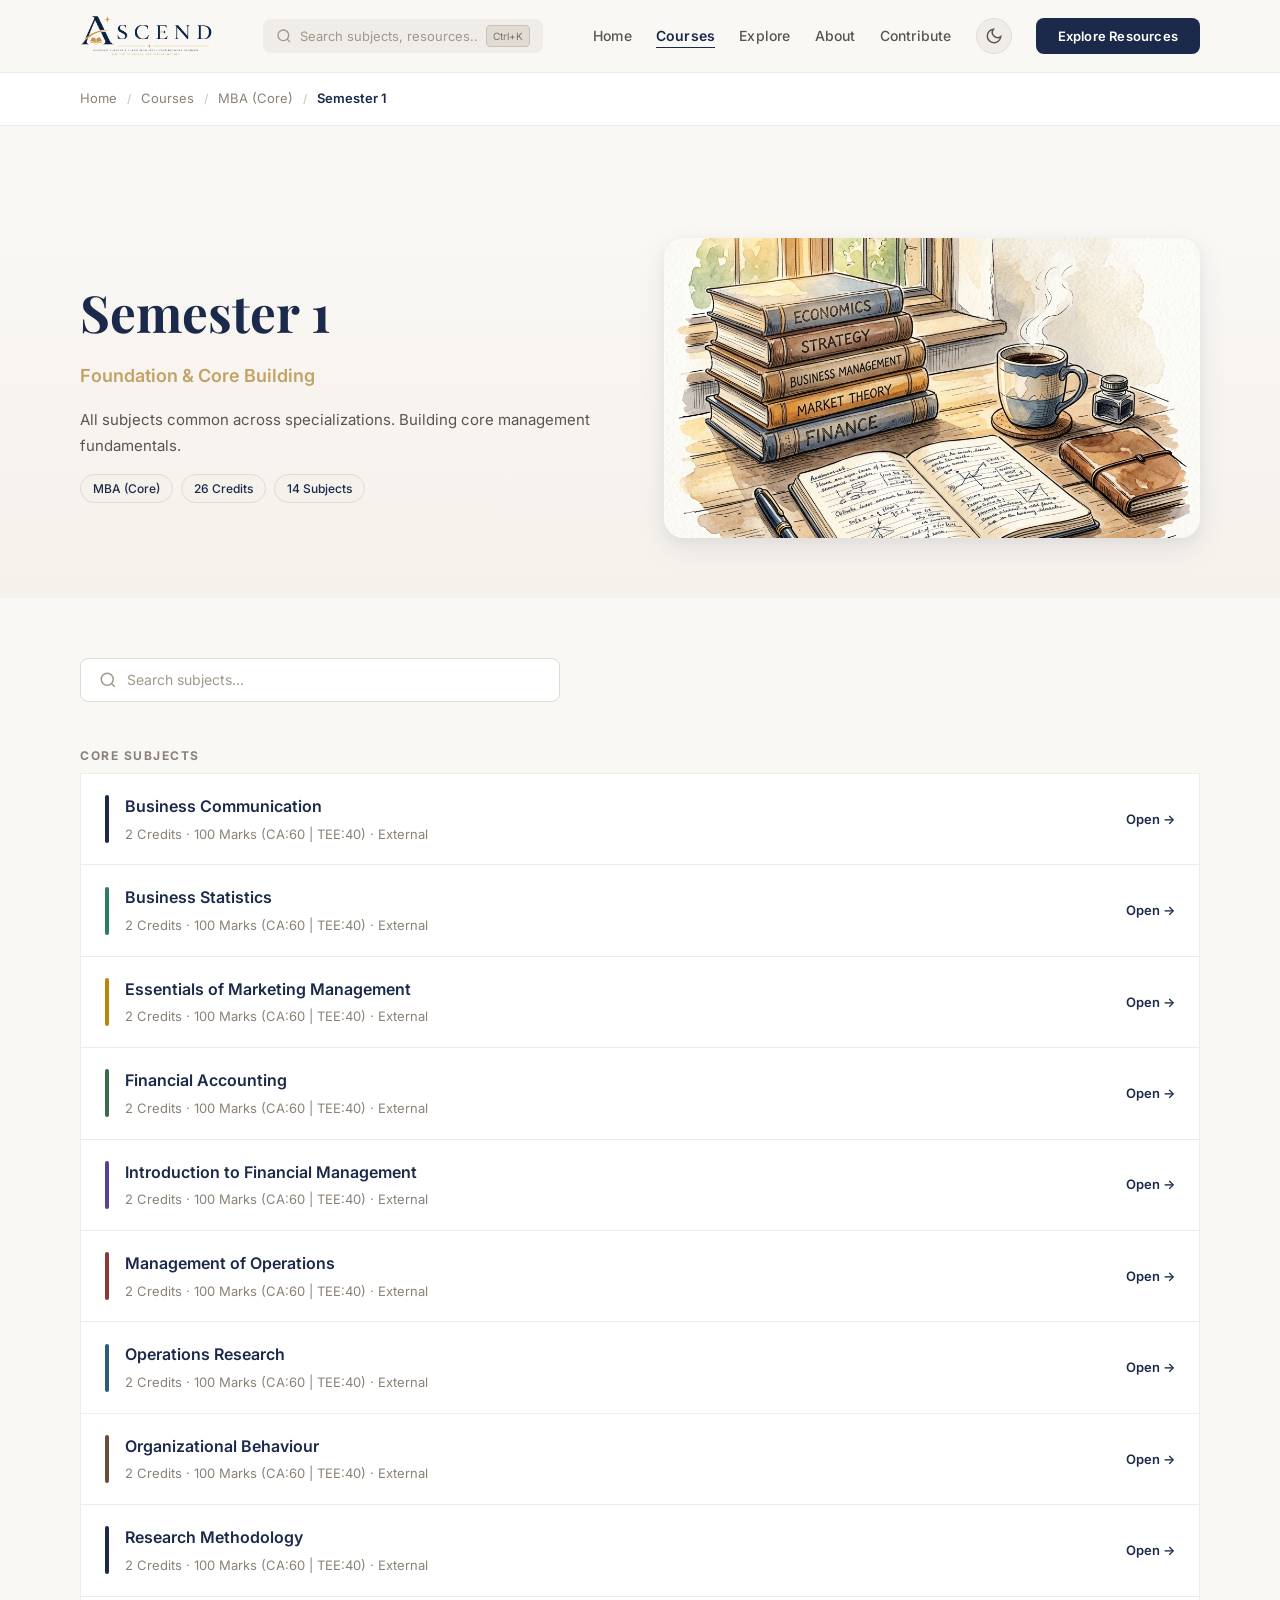
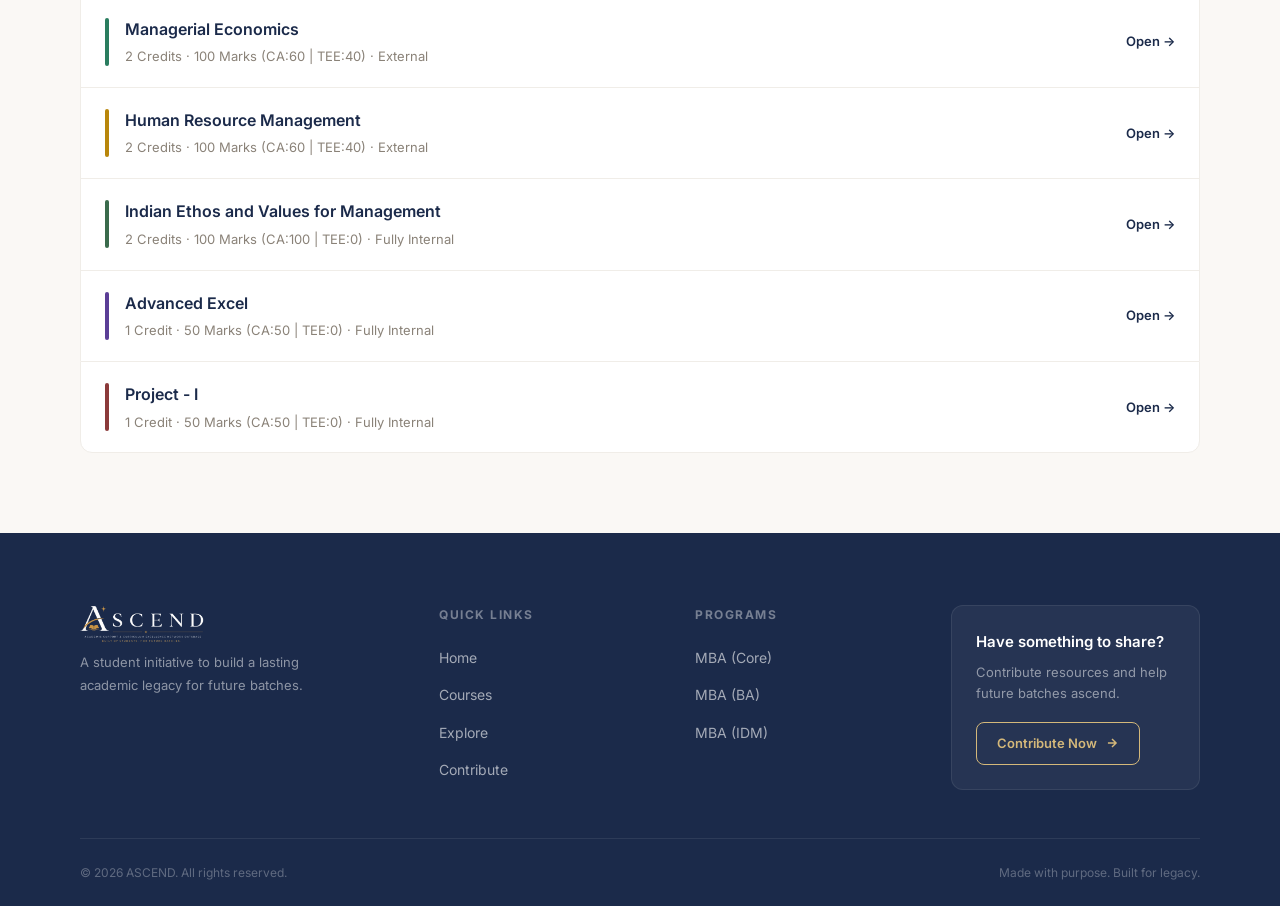
<file: semester.html>
<!DOCTYPE html>
<html lang="en">
<head>
  <meta charset="UTF-8"><meta name="viewport" content="width=device-width, initial-scale=1.0">
  <meta name="theme-color" content="#1B2A4A">
  <title>Semester — ASCEND</title>
  <meta name="description" content="Access subject-wise resources for this semester.">
  <meta property="og:title" content="Semester — ASCEND">
  <meta property="og:image" content="New_Logo_Top.png">
  <link rel="stylesheet" href="style.css"><link rel="stylesheet" href="pages.css"><link rel="stylesheet" href="explore.css">
</head>
<body>
<div id="navbar-root"></div><div id="breadcrumb-root"></div>
<section class="sem-hero" id="main-content"><div class="container">
  <div class="sem-hero-content fade-up">
    <h1 class="sem-hero-title" id="sem-title"></h1>
    <p class="sem-hero-tagline" id="sem-tagline"></p>
    <p class="sem-hero-desc" id="sem-desc"></p>
    <div class="sem-hero-badges" id="sem-badges"></div>
  </div>
  <div class="sem-hero-image fade-up fade-up-delay-2"><img src="hero-desk.png" alt="Academic resources"></div>
</div></section>

<section class="subjects-section">
  <div class="container">
    <div class="subjects-toolbar fade-up">
      <div class="search-bar">
        <svg width="18" height="18" viewBox="0 0 24 24" fill="none" stroke="currentColor" stroke-width="2"><circle cx="11" cy="11" r="8"/><line x1="21" y1="21" x2="16.65" y2="16.65"/></svg>
        <input type="text" id="subject-search-input" placeholder="Search subjects..." autocomplete="off">
      </div>
      <div class="spec-filter" id="spec-filter"></div>
    </div>
    <div class="subject-list" id="subject-list"></div>
  </div>
</section>
<div id="footer-root"></div>
<script src="js/data.js"></script><script src="js/app.js"></script>
<script>
(function(){
  const courseId = getParam('course') || 'core';
  const semId = getParam('id') || '1';
  const course = getCourse(courseId);
  const sem = getSemester(courseId, semId);
  if (!course || !sem) { window.location.href = `semesters?course=${courseId}`; return; }

  document.title = `${course.name} — ${sem.name} — ASCEND`;
  createNavbar('courses'); createFooter();
  document.getElementById('breadcrumb-root').innerHTML = createBreadcrumb([
    {label:'Home',href:'index.html'},{label:'Courses',href:'courses.html'},
    {label:course.name,href:`semesters?course=${courseId}`},{label:sem.name}
  ]);
  document.getElementById('sem-title').textContent = sem.name;
  document.getElementById('sem-tagline').textContent = sem.tagline;
  document.getElementById('sem-desc').textContent = sem.description;
  document.getElementById('sem-badges').innerHTML = `<span class="badge">${course.name}</span><span class="badge">${sem.totalCredits} Credits</span><span class="badge">${sem.subjects.length} Subjects</span>`;

  // Specialization filter (Sem 2+ for MBA Core)
  const specFilter = document.getElementById('spec-filter');
  let activeSpec = 'all';
  if (course.specializations.length && parseInt(semId) > 1) {
    specFilter.innerHTML = `<div class="spec-tabs">
      <button class="spec-btn active" data-spec="all">All</button>
      <button class="spec-btn" data-spec="core">Core</button>
      ${course.specializations.map(sp=>`<button class="spec-btn" data-spec="${sp.id}">${sp.shortName}</button>`).join('')}
    </div>`;
    specFilter.querySelectorAll('.spec-btn').forEach(btn => {
      btn.addEventListener('click', () => {
        specFilter.querySelectorAll('.spec-btn').forEach(b=>b.classList.remove('active'));
        btn.classList.add('active');
        activeSpec = btn.dataset.spec;
        renderSubjects(document.getElementById('subject-search-input').value);
      });
    });
  }

  function renderSubjects(filter) {
    const list = document.getElementById('subject-list');
    let subjects = getSubjectsForSpec(sem.subjects, activeSpec);
    if (filter) subjects = subjects.filter(s => s.name.toLowerCase().includes(filter.toLowerCase()));
    
    // Group by category
    const groups = {core:[],specialization:[],elective:[]};
    subjects.forEach(sub => groups[sub.category]?.push(sub));
    
    let html = '';
    if (sem.electiveNote) {
      html += `<div class="subject-group-label fade-up" style="color:var(--accent-primary);font-style:italic">${sem.electiveNote} (${sem.electiveCreditsRequired} credits required)</div>`;
    }
    const groupLabels = {core:'Core Subjects',specialization:'Specialization Subjects',elective:'Open Elective Courses'};
    Object.entries(groups).forEach(([cat, subs]) => {
      if (!subs.length) return;
      html += `<div class="subject-group-label fade-up">${groupLabels[cat]}</div>`;
      subs.forEach((sub,i) => {
        const specLabel = sub.specializations.includes('all') ? '' : ` · ${sub.specializations.map(s=>s.toUpperCase()).join(', ')}`;
        html += `<a href="subject?course=${courseId}&sem=${semId}&sub=${sub.id}" class="subject-card fade-up" style="--accent:${sub.color}">
          <div class="subject-card-left" style="background:${sub.color}"></div>
          <div class="subject-card-body">
            <h3 class="subject-card-name">${sub.name}</h3>
            <p class="subject-card-meta">${sub.credits} Credit${sub.credits>1?'s':''} · ${sub.maxMarks} Marks (CA:${sub.ca} | TEE:${sub.tee}) · ${sub.tee===0 ? 'Fully Internal' : 'External'}${specLabel}</p>
          </div>
          <div class="subject-card-action">Open <span>→</span></div></a>`;
      });
    });
    list.innerHTML = html;
    const obs = new IntersectionObserver(e=>e.forEach(en=>{if(en.isIntersecting){en.target.classList.add('visible');obs.unobserve(en.target)}}),{threshold:0.08});
    list.querySelectorAll('.fade-up').forEach(el=>obs.observe(el));
  }
  renderSubjects('');
  document.getElementById('subject-search-input').addEventListener('input', e => renderSubjects(e.target.value));
  initPage();
})();
</script>
</body>
</html>
</file>
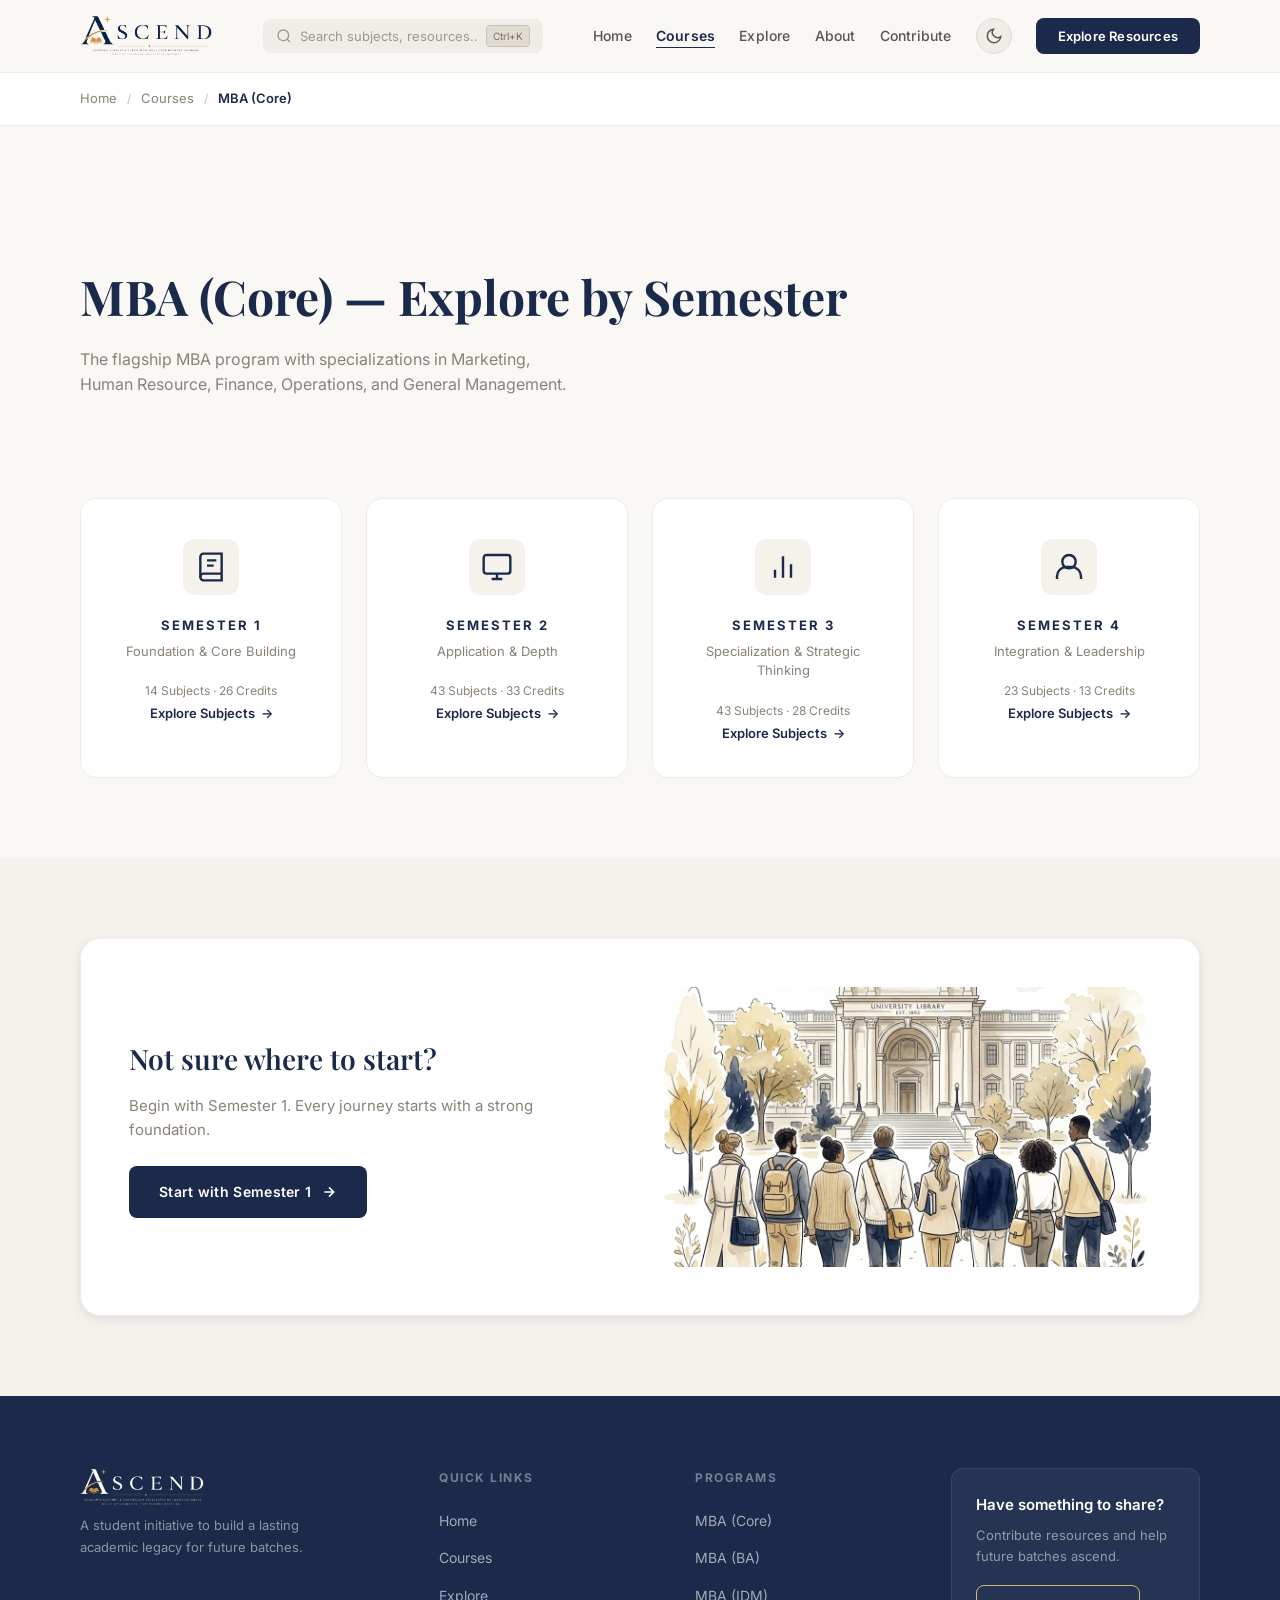
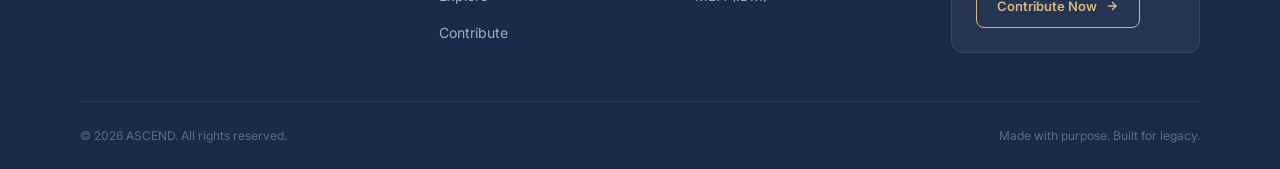
<file: semesters.html>
<!DOCTYPE html>
<html lang="en">
<head>
  <meta charset="UTF-8"><meta name="viewport" content="width=device-width, initial-scale=1.0">
  <meta name="theme-color" content="#1B2A4A">
  <title>Semesters — ASCEND</title>
  <meta name="description" content="Choose your semester to access curated academic resources.">
  <meta property="og:title" content="Semesters — ASCEND">
  <meta property="og:image" content="New_Logo_Top.png">
  <link rel="stylesheet" href="style.css"><link rel="stylesheet" href="pages.css"><link rel="stylesheet" href="explore.css">
</head>
<body>
<div id="navbar-root"></div><div id="breadcrumb-root"></div>
<section class="page-header" id="main-content"><div class="container">
  <h1 class="page-title fade-up" id="page-title"></h1>
  <p class="page-subtitle fade-up fade-up-delay-1" id="page-subtitle"></p>
</div></section>
<section class="semesters-page"><div class="container">
  <div class="semester-grid" id="semester-grid"></div>
</div></section>
<section class="cta-banner"><div class="container"><div class="cta-banner-content fade-up">
  <div class="cta-banner-text"><h3>Not sure where to start?</h3>
    <p>Begin with Semester 1. Every journey starts with a strong foundation.</p>
    <a href="#" class="btn-primary" id="cta-link">Start with Semester 1 <svg width="16" height="16" viewBox="0 0 24 24" fill="none" stroke="currentColor" stroke-width="2.5"><path d="M5 12h14M12 5l7 7-7 7"/></svg></a>
  </div><div class="cta-banner-image"><img src="legacy-art.png" alt="Students" loading="lazy"></div>
</div></div></section>
<div id="footer-root"></div>
<script src="js/data.js"></script><script src="js/app.js"></script>
<script>
(function(){
  const courseId = getParam('course') || 'core';
  const course = getCourse(courseId);
  if (!course) { window.location.href = 'courses.html'; return; }
  document.title = `${course.name} — Semesters — ASCEND`;
  createNavbar('courses'); createFooter();
  document.getElementById('breadcrumb-root').innerHTML = createBreadcrumb([
    {label:'Home',href:'index.html'},{label:'Courses',href:'courses.html'},{label:course.name}
  ]);
  document.getElementById('page-title').textContent = `${course.name} — Explore by Semester`;
  document.getElementById('page-subtitle').textContent = course.description;
  document.getElementById('cta-link').href = `semester?course=${courseId}&id=1`;
  const grid = document.getElementById('semester-grid');
  course.semesters.forEach((sem,i) => {
    grid.innerHTML += `<a href="semester?course=${courseId}&id=${sem.id}" class="semester-card fade-up fade-up-delay-${i+1}">
      <div class="semester-icon">${SEM_ICONS[sem.id]}</div>
      <div class="semester-number">${sem.name}</div>
      <div class="semester-desc">${sem.tagline}</div>
      <div class="semester-meta">${sem.subjects.length} Subjects · ${sem.totalCredits} Credits</div>
      <div class="semester-link">Explore Subjects <span>→</span></div></a>`;
  });
  initPage();
})();
</script>
</body>
</html>
</file>
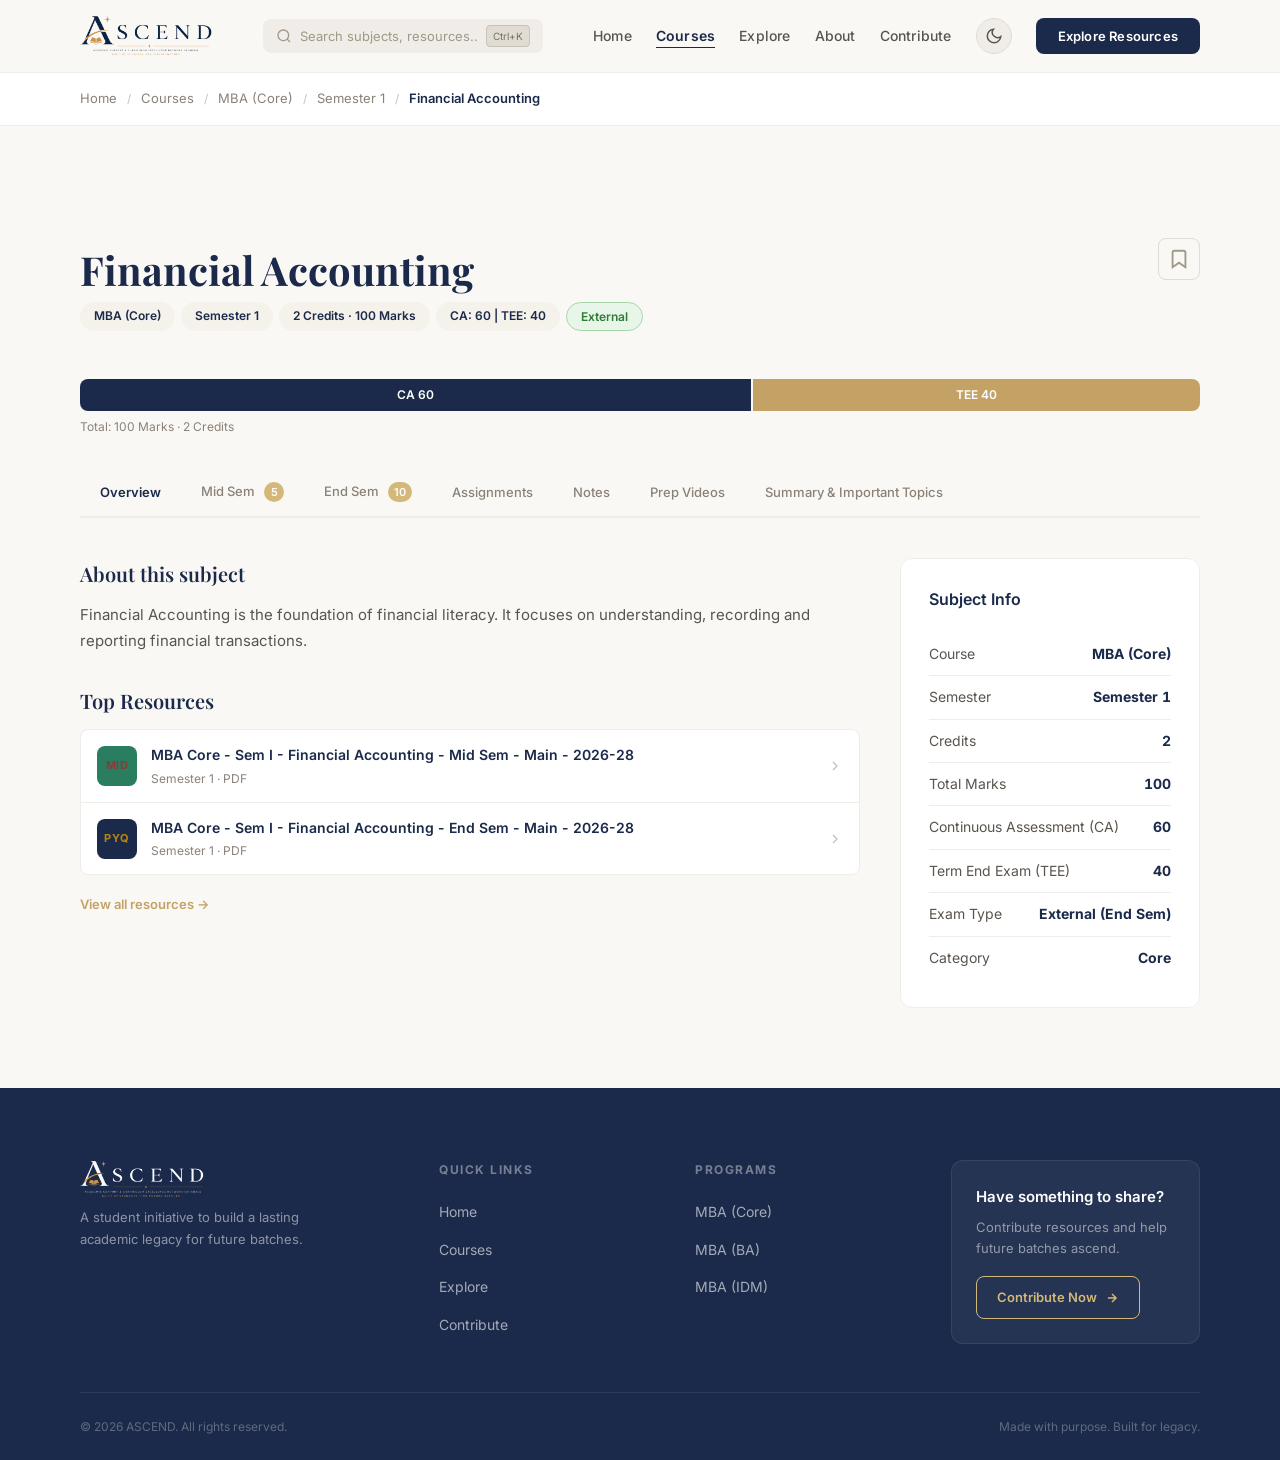
<file: subject.html>
<!DOCTYPE html>
<html lang="en">
<head>
  <meta charset="UTF-8"><meta name="viewport" content="width=device-width, initial-scale=1.0">
  <meta name="theme-color" content="#1B2A4A">
  <title>Subject — ASCEND</title>
  <meta name="description" content="All resources for this subject.">
  <link rel="stylesheet" href="style.css"><link rel="stylesheet" href="pages.css"><link rel="stylesheet" href="explore.css">
  <meta property="og:title" content="Subject — ASCEND">
  <meta property="og:image" content="New_Logo_Top.png">
</head>
<body>
<div id="navbar-root"></div><div id="breadcrumb-root"></div>
<section class="subject-page" id="main-content"><div class="container">
  <div class="subject-header fade-up">
    <div><h1 class="subject-title" id="sub-title"></h1>
      <div class="subject-badges" id="sub-badges"></div></div>
    <button class="bookmark-btn" id="bookmark-btn" aria-label="Bookmark">
      <svg width="22" height="22" viewBox="0 0 24 24" fill="none" stroke="currentColor" stroke-width="2"><path d="M19 21l-7-5-7 5V5a2 2 0 0 1 2-2h10a2 2 0 0 1 2 2z"/></svg></button>
  </div>
  <div class="subject-tabs fade-up fade-up-delay-1" id="subject-tabs" role="tablist" aria-label="Subject sections"></div>
  <div class="subject-content">
    <div class="tab-panel active" id="panel-overview" role="tabpanel" aria-labelledby="tab-overview">
      <div class="subject-layout fade-up"><div class="subject-main">
        <div class="subject-about"><h3>About this subject</h3><p id="sub-desc"></p></div>
        <div class="subject-links" id="sub-links"></div>
        <div class="subject-top-resources"><h3>Top Resources</h3>
          <div class="top-res-list" id="top-res-list"></div>
          <a href="#" class="view-all-link" id="view-all-link">View all resources →</a></div>
      </div><div class="subject-sidebar"><div class="stats-card">
        <h4>Subject Info</h4>
        <div class="stats-list" id="stats-list"></div>
      </div></div></div>
    </div>
    <div class="tab-panel" id="panel-resources" role="tabpanel" aria-labelledby="tab-resources">
      <div class="attempt-filter" id="attempt-filter"></div>
      <div class="res-list-container fade-up" id="res-list-container"></div>
    </div>
    <div class="tab-panel" id="panel-summaries" role="tabpanel" aria-labelledby="tab-summaries"><div class="summary-inline fade-up" id="summary-inline"></div></div>
  </div>
</div></section>
<div id="footer-root"></div>
<script src="js/data.js"></script><script src="js/app.js"></script>
<script>
(function(){
  const courseId = getParam('course')||'core', semId = getParam('sem')||'1', subId = getParam('sub')||'financial-accounting';
  const course = getCourse(courseId), sem = getSemester(courseId,semId), sub = getSubject(courseId,semId,subId);
  if (!course||!sem||!sub) { window.location.href = `semester?course=${courseId}&id=${semId}`; return; }

  document.title = `${sub.name} — ASCEND`;
  document.querySelector('meta[property="og:title"]')?.setAttribute('content', `${sub.name} — ASCEND`);
  createNavbar('courses'); createFooter();
  document.getElementById('breadcrumb-root').innerHTML = createBreadcrumb([
    {label:'Home',href:'index.html'},{label:'Courses',href:'courses.html'},
    {label:course.name,href:`semesters?course=${courseId}`},
    {label:sem.name,href:`semester?course=${courseId}&id=${semId}`},{label:sub.name}
  ]);

  document.getElementById('sub-title').textContent = sub.name;
  document.getElementById('sub-desc').textContent = sub.description || `${sub.name} — ${sem.name}, ${course.name}.`;
  document.getElementById('sub-badges').innerHTML = `
    <span class="subject-sem-tag">${course.name}</span>
    <span class="subject-sem-tag">${sem.name}</span>
    <span class="subject-sem-tag">${sub.credits} Credit${sub.credits>1?'s':''} · ${sub.maxMarks} Marks</span>
    <span class="subject-sem-tag">CA: ${sub.ca} | TEE: ${sub.tee}</span>
    <span class="subject-sem-tag ${sub.examType}">${sub.tee===0 ? 'Fully Internal' : 'External'}</span>`;

  // Top resources & tabs logic
  const allRes = RESOURCES[subId];

  // Build tabs based on exam type
  const tabs = document.getElementById('subject-tabs');
  const isExternal = sub.examType === 'external';
  function tabBtn(id, label, active) {
    return `<button class="tab-btn${active?' active':''}" data-tab="${id}" role="tab" aria-selected="${active?'true':'false'}" aria-controls="panel-${id==='overview'?'overview':id==='summaries'?'summaries':'resources'}" id="tab-${id}">${label}</button>`;
  }
  let tabHTML = tabBtn('overview','Overview',true);
  if (isExternal) {
    tabHTML += tabBtn('midSem','Mid Sem',false);
    tabHTML += tabBtn('endSem','End Sem',false);
  }
  tabHTML += tabBtn('assignments','Assignments',false);
  tabHTML += tabBtn('notes','Notes',false);
  tabHTML += tabBtn('prepVideos','Prep Videos',false);
  tabHTML += tabBtn('summaries','Summary & Important Topics',false);
  // Inject counts into tab buttons after setting innerHTML
  tabs.innerHTML = tabHTML;
  tabs.querySelectorAll('.tab-btn').forEach(btn => {
    const tab = btn.dataset.tab;
    if (tab !== 'overview' && tab !== 'summaries' && allRes && allRes[tab]) {
      const count = allRes[tab].length;
      if (count > 0) btn.innerHTML += ` <span class="tab-count">${count}</span>`;
    }
  });

  // Exam pattern breakdown
  const patternEl = document.createElement('div');
  patternEl.className = 'exam-pattern fade-up';
  patternEl.innerHTML = `<div class="exam-pattern-bar">
    <div class="ep-segment ep-ca" style="flex:${sub.ca}"><span>CA ${sub.ca}</span></div>
    <div class="ep-segment ep-tee" style="flex:${sub.tee}"><span>TEE ${sub.tee}</span></div>
  </div><div class="exam-pattern-label">Total: ${sub.maxMarks} Marks · ${sub.credits} Credit${sub.credits>1?'s':''}</div>`;
  document.querySelector('.subject-header').after(patternEl);

  // Stats
  const statsEl = document.getElementById('stats-list');
  const info = [
    {l:'Course',v:course.name},{l:'Semester',v:sem.name},
    {l:'Credits',v:sub.credits},{l:'Total Marks',v:sub.maxMarks},
    {l:'Continuous Assessment (CA)',v:sub.ca},
    {l:'Term End Exam (TEE)',v:sub.tee},
    {l:'Exam Type',v:sub.tee===0?'Fully Internal (No End Sem)':'External (End Sem)'},
    {l:'Category',v:sub.category.charAt(0).toUpperCase()+sub.category.slice(1)}
  ];
  if (!sub.specializations.includes('all')) info.push({l:'Specialization',v:sub.specializations.map(s=>s.toUpperCase()).join(', ')});
  statsEl.innerHTML = info.map(d=>`<div class="stat-row"><span>${d.l}</span><span class="stat-val">${d.v}</span></div>`).join('');

  const topRes = document.getElementById('top-res-list');
  if (allRes) {
    const topItems = [];
    Object.entries(allRes).forEach(([cat,items]) => {
      // Sort by most recent batch first
      const sorted = [...items].sort((a,b) => b.batch.localeCompare(a.batch));
      sorted.slice(0,1).forEach(r => topItems.push({...r,cat}));
    });
    topItems.slice(0,3).forEach(r => {
      const isVid = r.cat==='prepVideos';
      const href = isVid ? `video?course=${courseId}&sem=${semId}&sub=${subId}&id=${r.id}` : `resource?course=${courseId}&sem=${semId}&sub=${subId}&id=${r.id}`;
      topRes.innerHTML += `<a href="${href}" class="top-res-item">
        <div class="resource-type-icon ${resTypeClass(r.cat)}">${resTypeShort(r.cat)}</div>
        <div class="top-res-info"><div class="top-res-title">${r.title}</div><div class="top-res-meta">${sem.name} · ${r.fileType}</div></div>
        <svg width="16" height="16" viewBox="0 0 24 24" fill="none" stroke="currentColor" stroke-width="2"><polyline points="9 18 15 12 9 6"/></svg></a>`;
    });
  }

  // Tab switching
  const panelOverview = document.getElementById('panel-overview');
  const panelResources = document.getElementById('panel-resources');
  const panelSummaries = document.getElementById('panel-summaries');
  const resContainer = document.getElementById('res-list-container');
  const attemptFilter = document.getElementById('attempt-filter');
  const resTabs = isExternal ? ['midSem','endSem','assignments','notes','prepVideos'] : ['assignments','notes','prepVideos'];
  let activeAttempt = 'all'; // for End Sem filter

  function renderResourceList(tabId, attemptVal) {
    if (!allRes) { resContainer.innerHTML = renderEmptyState('No resources available for this subject yet.', true); return; }
    let items = [...(allRes[tabId]||[])];

    // FIX 1: Filter by attempt for End Sem / Mid Sem
    if (attemptVal && attemptVal !== 'all') {
      items = items.filter(r => r.attempt === attemptVal);
    }

    // FIX 2: Sort by most recent batch first (student preference)
    items.sort((a,b) => b.batch.localeCompare(a.batch));

    if (!items.length) { resContainer.innerHTML = renderEmptyState('No resources yet for this category. Be the first to contribute!', true); return; }
    resContainer.innerHTML = items.map(r => {
      const isVid = tabId==='prepVideos';
      const href = isVid ? `video?course=${courseId}&sem=${semId}&sub=${subId}&id=${r.id}` : `resource?course=${courseId}&sem=${semId}&sub=${subId}&id=${r.id}`;
      return `<a href="${href}" class="resource-item"><div class="resource-info">
        <div class="resource-type-icon ${resTypeClass(tabId)}">${resTypeShort(tabId)}</div>
        <div class="resource-details"><div class="resource-title">${r.title}</div>
        <div class="resource-meta"><span>${sem.name}</span> <span>·</span> <span>${resTypeLabel(tabId)}</span>${r.attempt?` <span>·</span> <span>${r.attempt}</span>`:''}${r.duration?` <span>·</span> <span>${r.duration}</span>`:''}</div></div></div>
        <div class="resource-badge">${r.fileType}</div><div class="resource-date">${r.date}</div></a>`;
    }).join('');
  }

  function showTab(tabId) {
    tabs.querySelectorAll('.tab-btn').forEach(t=>{t.classList.toggle('active',t.dataset.tab===tabId);t.setAttribute('aria-selected',t.dataset.tab===tabId?'true':'false');});
    panelOverview.classList.toggle('active',tabId==='overview');
    panelSummaries.classList.toggle('active',tabId==='summaries');
    const isResTab = resTabs.includes(tabId);
    panelResources.classList.toggle('active',isResTab);

    // FIX 1: Show Main/Backlog filter for End Sem tab
    if (tabId === 'endSem') {
      activeAttempt = 'all';
      attemptFilter.innerHTML = `<div class="attempt-btns">
        <button class="attempt-btn active" data-attempt="all">All</button>
        <button class="attempt-btn" data-attempt="Main">Main</button>
        <button class="attempt-btn" data-attempt="Backlog">Backlog</button>
      </div>`;
      attemptFilter.querySelectorAll('.attempt-btn').forEach(btn => {
        btn.addEventListener('click', () => {
          activeAttempt = btn.dataset.attempt;
          attemptFilter.querySelectorAll('.attempt-btn').forEach(b=>b.classList.remove('active'));
          btn.classList.add('active');
          renderResourceList(tabId, activeAttempt);
        });
      });
    } else {
      attemptFilter.innerHTML = '';
    }

    if (isResTab) {
      renderResourceList(tabId, tabId==='endSem' ? activeAttempt : 'all');
    }

    // FIX 3: Inline summary content
    if (tabId === 'summaries') {
      renderSummaryInline();
    }
  }

  // FIX 3: Render summary & important topics inline
  function renderSummaryInline() {
    const el = document.getElementById('summary-inline');
    const chapters = sub.chapters || [];
    if (!chapters.length) {
      el.innerHTML = `<div class="empty-state" style="padding:40px 16px;">
        <svg width="48" height="48" viewBox="0 0 24 24" fill="none" stroke="var(--gray-300)" stroke-width="1.5"><path d="M14 2H6a2 2 0 0 0-2 2v16a2 2 0 0 0 2 2h12a2 2 0 0 0 2-2V8z"/><polyline points="14 2 14 8 20 8"/></svg>
        <p class="empty-state-text">No summary or important topics available yet for this subject.</p></div>`;
      return;
    }
    let html = `<div class="summary-inline-header"><h3>Chapter-wise Summary</h3><p>${sub.name} — ${chapters.length} chapter${chapters.length>1?'s':''}</p></div>`;
    chapters.forEach(ch => {
      html += `<div class="summary-chapter-card">
        <div class="summary-ch-head"><span class="summary-ch-num">Chapter ${ch.id}</span><h4 class="summary-ch-title">${ch.title}</h4></div>
        <div class="summary-ch-body">
          <div class="summary-section"><h5>Key Concepts</h5><ul>${ch.concepts.map(c=>`<li>${c}</li>`).join('')}</ul></div>
          <div class="summary-section"><h5>Important Topics</h5><div class="topic-tags">${ch.topics.map(t=>`<span class="topic-tag">${t}</span>`).join('')}</div></div>
        </div>
      </div>`;
    });
    el.innerHTML = html;
  }

  tabs.querySelectorAll('.tab-btn').forEach(t=>t.addEventListener('click',()=>showTab(t.dataset.tab)));
  document.getElementById('view-all-link').addEventListener('click',e=>{e.preventDefault();showTab(isExternal?'endSem':'notes');});
  document.getElementById('bookmark-btn').addEventListener('click',function(){this.classList.toggle('bookmarked');this.querySelector('svg').setAttribute('fill',this.classList.contains('bookmarked')?'currentColor':'none');});
  initPage();
})();
</script>
</body>
</html>
</file>
<file: style.css>
/* ===== ASCEND Design System ===== */
@import url('https://fonts.googleapis.com/css2?family=Playfair+Display:ital,wght@0,400;0,500;0,600;0,700;1,400;1,500&family=Inter:wght@300;400;500;600;700&display=swap');

:root {
  --ivory: #FAF8F5;
  --cream: #F5F1EB;
  --cream-dark: #EDE8DF;
  --navy: #1B2A4A;
  --navy-light: #2A3D66;
  --navy-muted: #3A4F7A;
  --gold: #C4A265;
  --gold-muted: #D4B87A;
  --gold-light: #E8D5A8;
  --gray-100: #F0EDE8;
  --gray-200: #E0DBD3;
  --gray-300: #C8C2B8;
  --gray-400: #A09888;
  --gray-500: #78706A;
  --gray-600: #5A544E;
  --text-primary: #1B2A4A;
  --text-secondary: #5A544E;
  --text-muted: #8A8278;
  --white: #FFFFFF;
  --shadow-sm: 0 1px 3px rgba(27,42,74,0.04), 0 1px 2px rgba(27,42,74,0.06);
  --shadow-md: 0 4px 14px rgba(27,42,74,0.06), 0 2px 6px rgba(27,42,74,0.04);
  --shadow-lg: 0 10px 30px rgba(27,42,74,0.08), 0 4px 12px rgba(27,42,74,0.04);
  --shadow-xl: 0 20px 50px rgba(27,42,74,0.10), 0 8px 20px rgba(27,42,74,0.05);
  --radius-sm: 8px;
  --radius-md: 12px;
  --radius-lg: 16px;
  --radius-xl: 20px;
  --radius-2xl: 24px;
  --transition: all 0.3s cubic-bezier(0.4, 0, 0.2, 1);
  --max-width: 1200px;
  --card-bg: var(--white);
  --border: var(--gray-100);
  --text: var(--text-primary);
  --heading: var(--navy);
}

*, *::before, *::after { box-sizing: border-box; margin: 0; padding: 0; }

/* Skip to content — accessibility */
.skip-to-content{position:absolute;top:-100%;left:50%;transform:translateX(-50%);background:var(--navy);color:var(--white);padding:12px 24px;border-radius:0 0 var(--radius-sm) var(--radius-sm);font-size:14px;font-weight:600;text-decoration:none;z-index:10000;transition:top 0.2s ease}
.skip-to-content:focus{top:0}

html { scroll-behavior: smooth; font-size: 16px; }

body {
  font-family: 'Inter', -apple-system, BlinkMacSystemFont, sans-serif;
  background-color: var(--ivory);
  color: var(--text-primary);
  line-height: 1.6;
  -webkit-font-smoothing: antialiased;
  -moz-osx-font-smoothing: grayscale;
  overflow-x: hidden;
  opacity: 0; transition: opacity 0.35s ease;
}
body.page-loaded { opacity: 1; }

.container { max-width: var(--max-width); margin: 0 auto; padding: 0 40px; }
@media (max-width: 768px) { .container { padding: 0 20px; } }

/* ===== NAVBAR ===== */
.navbar {
  position: fixed; top: 0; left: 0; right: 0; z-index: 1000;
  background: rgba(250,248,245,0.85);
  backdrop-filter: blur(20px); -webkit-backdrop-filter: blur(20px);
  border-bottom: 1px solid rgba(27,42,74,0.06);
  transition: var(--transition);
  will-change: transform;
}
.navbar.scrolled { box-shadow: 0 1px 8px rgba(27,42,74,0.10); backdrop-filter: blur(24px); -webkit-backdrop-filter: blur(24px); background: rgba(250,248,245,0.92); }
.navbar .container {
  display: flex; align-items: center; justify-content: space-between;
  height: 72px;
}
.nav-logo { display: flex; align-items: center; gap: 14px; text-decoration: none; }
.nav-logo-icon {
  height: 42px; background: transparent;
  display: flex; align-items: center;
  overflow: hidden; flex-shrink: 0;
}
.nav-logo-text { display: flex; flex-direction: column; }
.nav-logo-name {
  font-size: 18px; font-weight: 700; letter-spacing: 3px;
  color: var(--navy); line-height: 1.2;
}
.nav-logo-full {
  font-size: 7.5px; letter-spacing: 1.2px; text-transform: uppercase;
  color: var(--text-muted); font-weight: 500; line-height: 1.3;
}
.nav-links { display: flex; align-items: center; gap: 24px; list-style: none; }
.nav-links a {
  text-decoration: none; color: var(--text-secondary); font-size: 14px;
  font-weight: 500; letter-spacing: 0.2px; transition: var(--transition);
  position: relative;
}
.nav-links a::after {
  content: ''; position: absolute; bottom: -4px; left: 0; width: 0;
  height: 1.5px; background: var(--navy); transition: var(--transition);
}
.nav-links a:hover { color: var(--navy); }
.nav-links a:hover::after { width: 100%; }
.nav-cta {
  background: var(--navy); color: var(--white) !important; padding: 10px 22px;
  border-radius: var(--radius-sm); font-size: 13px !important; font-weight: 600 !important;
  letter-spacing: 0.3px; transition: var(--transition); border: none; cursor: pointer;
}
.nav-cta::after { display: none !important; }
.nav-cta:hover { background: var(--navy-light); transform: translateY(-1px); box-shadow: var(--shadow-md); }

.nav-links a.active { color: var(--navy); font-weight: 600; }
.nav-links a.active::after { width: 100%; }

.nav-hamburger {
  display: none; flex-direction: column; gap: 5px; cursor: pointer;
  background: none; border: none; padding: 4px;
}
.nav-hamburger span {
  width: 22px; height: 2px; background: var(--navy);
  border-radius: 2px; transition: var(--transition); display: block;
}
.nav-hamburger.active span:nth-child(1) {
  transform: translateY(7px) rotate(45deg);
}
.nav-hamburger.active span:nth-child(2) {
  opacity: 0; transform: scaleX(0);
}
.nav-hamburger.active span:nth-child(3) {
  transform: translateY(-7px) rotate(-45deg);
}

/* ===== HERO ===== */
.hero {
  padding: 140px 0 100px;
  background: linear-gradient(180deg, var(--ivory) 0%, var(--cream) 100%);
  position: relative; overflow: hidden;
}
.hero::before {
  content: ''; position: absolute; top: -200px; right: -200px;
  width: 600px; height: 600px;
  background: radial-gradient(circle, rgba(196,162,101,0.06) 0%, transparent 70%);
  pointer-events: none;
}
.hero .container { display: grid; grid-template-columns: 1fr 1fr; gap: 60px; align-items: center; }
.hero-content { position: relative; z-index: 2; }
.hero-label {
  display: inline-flex; align-items: center; gap: 8px;
  font-size: 12px; font-weight: 600; letter-spacing: 2px;
  text-transform: uppercase; color: var(--gold);
  margin-bottom: 28px;
}
.hero-label::before {
  content: ''; width: 24px; height: 1.5px; background: var(--gold);
}
.hero-heading {
  font-family: 'Playfair Display', serif; font-size: clamp(42px, 5vw, 62px);
  font-weight: 700; line-height: 1.12; color: var(--navy);
  margin-bottom: 24px; letter-spacing: -0.5px;
}
.hero-heading em {
  font-style: italic; color: var(--navy-muted);
  background: linear-gradient(135deg, var(--navy) 0%, var(--navy-muted) 100%);
  -webkit-background-clip: text; -webkit-text-fill-color: transparent;
  background-clip: text;
}
.hero-description {
  font-size: 17px; line-height: 1.7; color: var(--text-secondary);
  max-width: 480px; margin-bottom: 36px;
}
.hero-buttons { display: flex; gap: 16px; flex-wrap: wrap; }
.btn-primary {
  display: inline-flex; align-items: center; gap: 10px;
  background: var(--navy); color: var(--white); padding: 15px 30px;
  border-radius: var(--radius-sm); font-size: 14px; font-weight: 600;
  text-decoration: none; transition: var(--transition); border: none; cursor: pointer;
  letter-spacing: 0.3px;
}
.btn-primary:hover { background: var(--navy-light); transform: translateY(-2px); box-shadow: var(--shadow-lg); }
.btn-primary svg { transition: var(--transition); }
.btn-primary:hover svg { transform: translateX(3px); }
.btn-secondary {
  display: inline-flex; align-items: center; gap: 10px;
  background: transparent; color: var(--navy); padding: 15px 30px;
  border-radius: var(--radius-sm); font-size: 14px; font-weight: 600;
  text-decoration: none; transition: var(--transition);
  border: 1.5px solid var(--gray-200); cursor: pointer;
}
.btn-secondary:hover { border-color: var(--navy); background: rgba(27,42,74,0.03); transform: translateY(-2px); }
.hero-image {
  position: relative; border-radius: var(--radius-2xl); overflow: hidden;
  box-shadow: var(--shadow-xl); aspect-ratio: 4/3;
}
.hero-image img { width: 100%; height: 100%; object-fit: cover; }
.hero-image::after {
  content: ''; position: absolute; inset: 0;
  background: linear-gradient(135deg, rgba(27,42,74,0.05) 0%, transparent 50%);
  pointer-events: none;
}

/* ===== SECTION COMMON ===== */
section { padding: 100px 0; }
.section-label {
  font-size: 11px; font-weight: 600; letter-spacing: 3px;
  text-transform: uppercase; color: var(--gold); text-align: center;
  margin-bottom: 12px;
}
.section-title {
  font-family: 'Playfair Display', serif; font-size: clamp(28px, 3vw, 38px);
  font-weight: 600; text-align: center; color: var(--navy);
  margin-bottom: 16px; letter-spacing: -0.3px;
}
.section-subtitle {
  font-size: 16px; color: var(--text-muted); text-align: center;
  max-width: 520px; margin: 0 auto 60px; line-height: 1.6;
}

/* ===== SEMESTERS ===== */
.semesters { background: var(--ivory); }
.semester-grid { display: grid; grid-template-columns: repeat(4, 1fr); gap: 24px; }
.semester-card {
  background: var(--white); border: 1px solid var(--gray-100);
  border-radius: var(--radius-lg); padding: 40px 28px 32px;
  text-align: center; transition: var(--transition); cursor: pointer;
  position: relative; overflow: hidden;
}
.semester-card::before {
  content: ''; position: absolute; top: 0; left: 0; right: 0;
  height: 3px; background: linear-gradient(90deg, var(--gold-muted), var(--gold-light));
  opacity: 0; transition: var(--transition);
}
.semester-card:hover {
  transform: translateY(-6px); box-shadow: var(--shadow-lg);
  border-color: var(--gold-light);
}
.semester-card:hover::before { opacity: 1; }
.semester-icon {
  width: 56px; height: 56px; border-radius: var(--radius-md);
  background: var(--cream); display: flex; align-items: center;
  justify-content: center; margin: 0 auto 20px; transition: var(--transition);
  color: var(--navy);
}
.semester-card:hover .semester-icon { background: var(--navy); color: var(--gold); }
.semester-number {
  font-size: 13px; font-weight: 700; letter-spacing: 2px;
  text-transform: uppercase; color: var(--navy); margin-bottom: 6px;
}
.semester-desc {
  font-size: 13px; color: var(--text-muted); margin-bottom: 20px; line-height: 1.5;
}
.semester-link {
  font-size: 13px; font-weight: 600; color: var(--navy);
  text-decoration: none; display: inline-flex; align-items: center; gap: 6px;
  transition: var(--transition);
}
.semester-link:hover { color: var(--gold); gap: 10px; }

/* ===== FEATURES ===== */
.features { background: var(--cream); }
.feature-grid { display: grid; grid-template-columns: repeat(6, 1fr); gap: 20px; }
.feature-card {
  background: var(--white); border: 1px solid var(--gray-100);
  border-radius: var(--radius-md); padding: 32px 20px; text-align: center;
  transition: var(--transition);
}
.feature-card:hover { transform: translateY(-4px); box-shadow: var(--shadow-md); }
.feature-icon {
  width: 48px; height: 48px; border-radius: var(--radius-sm);
  background: var(--cream); display: flex; align-items: center;
  justify-content: center; margin: 0 auto 16px; color: var(--navy);
  transition: var(--transition);
}
.feature-card:hover .feature-icon { background: var(--navy); color: var(--gold-light); }
.feature-name {
  font-size: 14px; font-weight: 700; color: var(--navy);
  margin-bottom: 6px; line-height: 1.3;
}
.feature-desc { font-size: 12px; color: var(--text-muted); line-height: 1.5; }

/* ===== RESOURCES ===== */
.resources { background: var(--ivory); }
.resources-layout { display: grid; grid-template-columns: 1.1fr 0.9fr; gap: 40px; align-items: start; }
.resources-header {
  display: flex; justify-content: space-between; align-items: center;
  margin-bottom: 20px;
}
.resources-header h3 {
  font-family: 'Playfair Display', serif; font-size: 22px;
  font-weight: 600; color: var(--navy);
}
.resources-header a {
  font-size: 13px; font-weight: 600; color: var(--gold);
  text-decoration: none; display: flex; align-items: center; gap: 4px;
  transition: var(--transition);
}
.resources-header a:hover { color: var(--navy); }
.resource-list { display: flex; flex-direction: column; gap: 0; }
.resource-item {
  display: flex; align-items: center; justify-content: space-between;
  padding: 18px 20px; background: var(--white);
  border: 1px solid var(--gray-100); border-bottom: none;
  transition: var(--transition); cursor: pointer;
  text-decoration: none; color: inherit;
}
.resource-item:first-child { border-radius: var(--radius-md) var(--radius-md) 0 0; }
.resource-item:last-child { border-bottom: 1px solid var(--gray-100); border-radius: 0 0 var(--radius-md) var(--radius-md); }
.resource-item:hover { background: var(--cream); }
.resource-info { display: flex; align-items: center; gap: 14px; flex: 1; min-width: 0; }
.resource-type-icon {
  width: 36px; height: 36px; border-radius: var(--radius-sm);
  display: flex; align-items: center; justify-content: center;
  font-size: 11px; font-weight: 700; flex-shrink: 0;
}
.resource-type-icon.pyq { background: #FEF3E2; color: #B8860B; }
.resource-type-icon.summary { background: #E8F4F0; color: #2A7D5F; }
.resource-type-icon.video { background: #EDE8F5; color: #5B3E96; }
.resource-type-icon.assignment { background: #E8EEF8; color: var(--navy); }
.resource-type-icon.midsem { background: #FDE8E8; color: #8B3A3A; }
.resource-details { min-width: 0; }
.resource-title {
  font-size: 14px; font-weight: 600; color: var(--navy);
  white-space: nowrap; overflow: hidden; text-overflow: ellipsis;
}
.resource-meta {
  font-size: 12px; color: var(--text-muted); margin-top: 2px;
  display: flex; align-items: center; gap: 8px;
}
.resource-meta span { display: flex; align-items: center; gap: 4px; }
.resource-badge {
  font-size: 11px; font-weight: 500; padding: 3px 10px;
  border-radius: 20px; background: var(--gray-100); color: var(--text-secondary);
  white-space: nowrap;
}
.resource-date { font-size: 12px; color: var(--text-muted); white-space: nowrap; }

/* Resources quote card */
.resources-quote {
  background: var(--navy); border-radius: var(--radius-xl); padding: 40px;
  color: var(--white); position: relative; overflow: hidden;
}
.resources-quote::before {
  content: ''; position: absolute; top: -50px; right: -50px;
  width: 200px; height: 200px;
  background: radial-gradient(circle, rgba(196,162,101,0.15) 0%, transparent 70%);
}
.resources-quote-img {
  width: 100%; border-radius: var(--radius-md); margin-bottom: 28px;
  aspect-ratio: 16/10; object-fit: cover; opacity: 0.9;
}
.resources-quote-mark {
  font-family: 'Playfair Display', serif; font-size: 60px;
  color: var(--gold); line-height: 1; margin-bottom: 8px; opacity: 0.6;
}
.resources-quote-text {
  font-size: 15px; line-height: 1.7; color: rgba(255,255,255,0.85);
  margin-bottom: 16px;
}
.resources-quote-highlight {
  color: var(--gold-muted); font-weight: 600; font-style: italic;
}

/* ===== LEGACY / PHILOSOPHY ===== */
.legacy {
  background: linear-gradient(180deg, var(--cream) 0%, var(--ivory) 100%);
  padding: 120px 0;
}
.legacy .container {
  display: flex; flex-direction: column; align-items: center; text-align: center;
}
.legacy-art {
  width: 280px; margin-bottom: 48px; border-radius: var(--radius-xl);
  opacity: 0.9;
}
.legacy-quote {
  font-family: 'Playfair Display', serif; font-size: clamp(22px, 2.5vw, 30px);
  font-weight: 500; line-height: 1.6; color: var(--navy);
  max-width: 700px; margin-bottom: 20px;
}
.legacy-highlight {
  color: var(--gold); font-style: italic;
}
.legacy-divider {
  width: 48px; height: 2px; background: var(--gold-light);
  margin: 32px auto;
}

/* ===== TRUST BAR ===== */
.trust-bar { background: var(--white); border-top: 1px solid var(--gray-100); border-bottom: 1px solid var(--gray-100); padding: 48px 0; }
.trust-grid { display: grid; grid-template-columns: repeat(4, 1fr); gap: 32px; }
.trust-item { display: flex; align-items: flex-start; gap: 14px; }
.trust-icon {
  width: 40px; height: 40px; border-radius: var(--radius-sm);
  background: var(--cream); display: flex; align-items: center;
  justify-content: center; flex-shrink: 0; color: var(--navy);
}
.trust-label { font-size: 14px; font-weight: 700; color: var(--navy); margin-bottom: 2px; }
.trust-desc { font-size: 12px; color: var(--text-muted); line-height: 1.5; }

/* ===== FOOTER ===== */
.footer { background: var(--navy); color: rgba(255,255,255,0.7); padding: 72px 0 0; }
.footer-grid { display: grid; grid-template-columns: 1.5fr 1fr 1fr 1.2fr; gap: 48px; padding-bottom: 48px; border-bottom: 1px solid rgba(255,255,255,0.08); }
.footer-brand-name {
  display: flex; align-items: center; gap: 12px;
  margin-bottom: 8px;
}
.footer-logo-icon {
  height: 38px; background: transparent;
  display: flex; align-items: center;
  overflow: hidden; flex-shrink: 0;
}
.footer-logo-name {
  font-size: 16px; font-weight: 700; letter-spacing: 3px; color: var(--white);
}
.footer-full-form {
  font-size: 8px; letter-spacing: 1px; text-transform: uppercase;
  color: rgba(255,255,255,0.35); margin-bottom: 16px; line-height: 1.5;
}
.footer-about {
  font-size: 13px; line-height: 1.7; color: rgba(255,255,255,0.5);
  max-width: 280px;
}
.footer-heading {
  font-size: 12px; font-weight: 700; letter-spacing: 1.5px;
  text-transform: uppercase; color: rgba(255,255,255,0.4);
  margin-bottom: 20px;
}
.footer-links { list-style: none; display: flex; flex-direction: column; gap: 12px; }
.footer-links a {
  font-size: 14px; color: rgba(255,255,255,0.6);
  text-decoration: none; transition: var(--transition);
}
.footer-links a:hover { color: var(--gold-muted); }
.footer-cta-box {
  background: rgba(255,255,255,0.05); border: 1px solid rgba(255,255,255,0.08);
  border-radius: var(--radius-md); padding: 24px;
}
.footer-cta-title {
  font-size: 15px; font-weight: 600; color: var(--white); margin-bottom: 8px;
}
.footer-cta-desc {
  font-size: 13px; color: rgba(255,255,255,0.5); line-height: 1.6; margin-bottom: 18px;
}
.footer-cta-btn {
  display: inline-flex; align-items: center; gap: 8px;
  background: transparent; border: 1.5px solid var(--gold-muted); color: var(--gold-muted);
  padding: 10px 20px; border-radius: var(--radius-sm); font-size: 13px;
  font-weight: 600; text-decoration: none; transition: var(--transition); cursor: pointer;
}
.footer-cta-btn:hover { background: var(--gold-muted); color: var(--navy); }
.footer-bottom {
  display: flex; justify-content: space-between; align-items: center;
  padding: 24px 0; font-size: 12px; color: rgba(255,255,255,0.3);
}
.footer-bottom-right { display: flex; align-items: center; gap: 6px; }

/* ===== ANIMATIONS ===== */
.fade-up {
  opacity: 0; transform: translateY(30px);
  transition: opacity 0.7s ease, transform 0.7s ease;
}
.fade-up.visible { opacity: 1; transform: translateY(0); }
.fade-up-delay-1 { transition-delay: 0.1s; }
.fade-up-delay-2 { transition-delay: 0.2s; }
.fade-up-delay-3 { transition-delay: 0.3s; }
.fade-up-delay-4 { transition-delay: 0.4s; }

/* ===== RESPONSIVE ===== */
@media (max-width: 1024px) {
  .hero .container { grid-template-columns: 1fr; gap: 40px; }
  .hero-image { max-width: 560px; margin: 0 auto; }
  .semester-grid { grid-template-columns: repeat(2, 1fr); }
  .feature-grid { grid-template-columns: repeat(3, 1fr); }
  .resources-layout { grid-template-columns: 1fr; }
  .footer-grid { grid-template-columns: repeat(2, 1fr); }
}
@media (max-width: 768px) {
  .nav-links {
    display: flex; flex-direction: column; position: fixed;
    top: 0; right: -100%; width: 300px; height: 100vh;
    background: var(--ivory); padding: 100px 32px 40px;
    gap: 0; box-shadow: var(--shadow-xl);
    transition: right 0.35s cubic-bezier(0.4, 0, 0.2, 1);
    z-index: 999; overflow-y: auto;
  }
  .nav-links.mobile-open { right: 0; display: flex; }
  .nav-links li { width: 100%; }
  .nav-links a {
    display: block; padding: 16px 0;
    font-size: 16px; border-bottom: 1px solid var(--gray-100);
  }
  .nav-links a::after { display: none; }
  .nav-cta {
    margin-top: 16px; text-align: center; display: block !important;
    padding: 14px 22px !important;
  }
  .nav-hamburger { display: flex; z-index: 1001; }
  .hero { padding: 110px 0 60px; }
  .hero-heading { font-size: 36px; }
  section { padding: 72px 0; }
  .feature-grid { grid-template-columns: repeat(2, 1fr); }
  .trust-grid { grid-template-columns: repeat(2, 1fr); gap: 24px; }
  .footer-grid { grid-template-columns: 1fr; gap: 32px; }
  .footer-bottom { flex-direction: column; gap: 8px; text-align: center; }
  .resource-item { transition: var(--transition); padding: 14px 16px; }
  .resource-title { font-size: 13px; }
  .resource-badge { display: none; }
  .resource-date { font-size: 11px; }
}
@media (max-width: 480px) {
  .semester-grid { grid-template-columns: 1fr; }
  .feature-grid { grid-template-columns: 1fr; }
  .hero-buttons { flex-direction: column; }
  .trust-grid { grid-template-columns: 1fr; }
}

/* ===== SEARCH BAR (4.1) ===== */
.nav-search {
  position: relative; display: flex; align-items: center;
  background: var(--gray-100); border-radius: var(--radius-sm);
  padding: 0 12px; gap: 8px; flex: 0 1 280px;
  border: 1.5px solid transparent; transition: var(--transition);
}
.nav-search:focus-within {
  border-color: var(--gold); background: var(--white);
  box-shadow: 0 0 0 3px rgba(196,162,101,0.12);
}
.nav-search-icon { color: var(--gray-400); flex-shrink: 0; }
#search-input {
  width: 100%; padding: 8px 0; border: none; outline: none;
  background: transparent; font-size: 13px; font-family: inherit;
  color: var(--text-primary);
}
#search-input::placeholder { color: var(--gray-400); }
.nav-search-kbd {
  font-size: 10px; padding: 2px 6px; border-radius: 4px;
  background: var(--gray-200); color: var(--gray-500); font-family: inherit;
  white-space: nowrap; border: 1px solid var(--gray-300);
}
.search-results {
  position: absolute; top: calc(100% + 8px); left: 0; right: 0;
  background: var(--white); border-radius: var(--radius-md);
  box-shadow: var(--shadow-xl); border: 1px solid var(--gray-100);
  max-height: 380px; overflow-y: auto; display: none; z-index: 100;
}
.search-results.active { display: block; }
.search-result-item {
  display: flex; align-items: flex-start; gap: 12px; padding: 12px 16px;
  text-decoration: none; color: var(--text-primary); transition: var(--transition);
  border-bottom: 1px solid var(--gray-100);
}
.search-result-item:last-child { border-bottom: none; }
.search-result-item:hover { background: var(--cream); }
.search-result-type {
  font-size: 9px; font-weight: 700; text-transform: uppercase;
  letter-spacing: 0.5px; padding: 3px 8px; border-radius: 4px;
  background: var(--navy); color: var(--white); white-space: nowrap; margin-top: 2px;
}
.search-result-label { font-size: 13px; font-weight: 600; line-height: 1.3; }
.search-result-desc { font-size: 11px; color: var(--text-muted); margin-top: 2px; }
.search-empty { padding: 24px 16px; text-align: center; color: var(--text-muted); font-size: 13px; }

/* ===== DARK MODE TOGGLE (7.1) ===== */
.theme-toggle {
  display: flex; align-items: center; justify-content: center;
  width: 36px; height: 36px; border-radius: 50%;
  background: var(--gray-100); border: 1px solid var(--gray-200);
  cursor: pointer; transition: var(--transition); color: var(--text-secondary);
}
.theme-toggle:hover { background: var(--gold-light); color: var(--navy); border-color: var(--gold); }

/* ===== BACK TO TOP (4.5) ===== */
.back-to-top {
  position: fixed; bottom: 32px; right: 32px; z-index: 900;
  width: 44px; height: 44px; border-radius: 50%;
  background: var(--navy); color: var(--white); border: none;
  cursor: pointer; display: flex; align-items: center; justify-content: center;
  box-shadow: var(--shadow-lg); opacity: 0; visibility: hidden;
  transform: translateY(12px); transition: var(--transition);
}
.back-to-top.visible { opacity: 1; visibility: visible; transform: translateY(0); }
.back-to-top:hover { background: var(--navy-light); transform: translateY(-2px); box-shadow: var(--shadow-xl); }

/* ===== EMPTY STATE (4.3) ===== */
.empty-state {
  display: flex; flex-direction: column; align-items: center; justify-content: center;
  padding: 60px 24px; text-align: center;
}
.empty-state-text {
  font-size: 15px; color: var(--text-muted); margin-top: 20px;
  max-width: 320px; line-height: 1.6;
}

/* ===== 3.3 COURSE CARD HOVER ===== */
.course-card {
  transition: transform 0.3s ease, box-shadow 0.3s ease;
}
.course-card:hover {
  transform: translateY(-6px);
  box-shadow: 0 12px 32px rgba(27,42,74,0.12), 0 0 0 1px var(--accent, var(--navy));
}
.course-card-link span {
  display: inline-block; transition: transform 0.3s ease;
}
.course-card:hover .course-card-link span {
  transform: translateX(6px);
}

/* ===== DARK MODE THEME (7.1) ===== */
[data-theme="dark"] {
  --ivory: #0F1419;
  --cream: #161B22;
  --cream-dark: #1C2128;
  --navy: #E6EDF3;
  --navy-light: #C9D1D9;
  --navy-muted: #8B949E;
  --gold: #D4A84B;
  --gold-muted: #C4943B;
  --gold-light: #3D3220;
  --card-bg: #161B22;
  --border: #30363D;
  --text: #E6EDF3;
  --heading: #E6EDF3;
  --gray-100: #1C2128;
  --gray-200: #21262D;
  --gray-300: #30363D;
  --gray-400: #484F58;
  --gray-500: #8B949E;
  --gray-600: #C9D1D9;
  --text-primary: #E6EDF3;
  --text-secondary: #C9D1D9;
  --text-muted: #8B949E;
  --white: #E6EDF3;
  --shadow-sm: 0 1px 3px rgba(0,0,0,0.3);
  --shadow-md: 0 4px 14px rgba(0,0,0,0.3);
  --shadow-lg: 0 10px 30px rgba(0,0,0,0.4);
  --shadow-xl: 0 20px 50px rgba(0,0,0,0.5);
}
[data-theme="dark"] .navbar {
  background: rgba(15,20,25,0.88);
  border-bottom-color: rgba(48,54,61,0.6);
}
[data-theme="dark"] .navbar.scrolled {
  background: rgba(15,20,25,0.95);
  box-shadow: 0 1px 8px rgba(0,0,0,0.4);
}
[data-theme="dark"] .nav-cta {
  background: var(--gold); color: #0F1419 !important;
}
[data-theme="dark"] .nav-cta:hover {
  background: var(--gold-muted);
}
[data-theme="dark"] .hero {
  background: linear-gradient(180deg, #0F1419 0%, #161B22 100%);
}
[data-theme="dark"] .hero::before {
  background: radial-gradient(circle, rgba(212,168,83,0.06) 0%, transparent 70%);
}
[data-theme="dark"] .footer {
  background: #0A0D11;
  border-top-color: rgba(48,54,61,0.5);
}
[data-theme="dark"] .footer-cta-box {
  background: rgba(212,168,83,0.08);
  border-color: rgba(212,168,83,0.15);
}
[data-theme="dark"] .nav-links {
  background: var(--ivory);
}
[data-theme="dark"] .search-results {
  background: #161B22;
  border-color: #30363D;
}
[data-theme="dark"] .search-result-item:hover { background: #1C2128; }
[data-theme="dark"] .back-to-top {
  background: var(--gold); color: #0F1419;
}
[data-theme="dark"] .back-to-top:hover {
  background: var(--gold-muted);
}
[data-theme="dark"] .theme-toggle {
  background: #21262D; border-color: #30363D; color: var(--gold);
}
[data-theme="dark"] .theme-toggle:hover {
  background: #3D3220; border-color: var(--gold);
}
[data-theme="dark"] img { filter: brightness(0.92); }
[data-theme="dark"] .nav-logo-icon img,
[data-theme="dark"] .footer-logo-icon img { filter: brightness(1.1); }

@media (max-width: 768px) {
  .nav-search { display: none; }
  .nav-search-kbd { display: none; }
  .back-to-top { bottom: 20px; right: 20px; width: 40px; height: 40px; }
}

/* Accessibility: focus-visible outlines */
a:focus-visible, button:focus-visible, input:focus-visible, select:focus-visible, [tabindex]:focus-visible {
  outline: 2px solid var(--gold);
  outline-offset: 2px;
  border-radius: 4px;
}

/* Skeleton loading */
.skeleton { background: linear-gradient(90deg, var(--gray-100) 25%, var(--gray-200) 50%, var(--gray-100) 75%); background-size: 200% 100%; animation: skeleton-shimmer 1.5s infinite; border-radius: 8px; }
@keyframes skeleton-shimmer { 0% { background-position: 200% 0; } 100% { background-position: -200% 0; } }
.skeleton-text { height: 14px; margin-bottom: 8px; }
.skeleton-title { height: 20px; width: 60%; margin-bottom: 12px; }
.skeleton-card { height: 64px; margin-bottom: 8px; }
[data-theme="dark"] .skeleton { background: linear-gradient(90deg, #1a1f25 25%, #252b33 50%, #1a1f25 75%); background-size: 200% 100%; }

/* Mobile search button */
.mobile-search-btn{display:none;background:none;border:none;color:var(--text);cursor:pointer;padding:8px}
@media(max-width:768px){.mobile-search-btn{display:flex;align-items:center}}

@media(max-width:768px){
  .nav-search.mobile-search-open{display:flex!important;position:absolute;top:100%;left:0;right:0;padding:12px 16px;background:var(--card-bg);border-top:1px solid var(--border);box-shadow:0 4px 12px rgba(0,0,0,0.1);z-index:100}
  .nav-search.mobile-search-open input{width:100%}
}

/* Print styles */
@media print {
  .navbar, .nav-main, .footer, .back-to-top, .breadcrumb, .resource-sidebar, .mobile-filter-toggle { display: none !important; }
  .resource-viewer { width: 100% !important; max-width: 100% !important; }
  .pdf-embed-container iframe { min-height: 90vh; }
  .resource-layout { display: block !important; }
  body { padding: 0; margin: 0; }
}
</file>
<file: pages.css>
/* ===== PAGE STYLES ===== */

/* ===== BREADCRUMB ===== */
.breadcrumb{padding:16px 0;border-bottom:1px solid var(--gray-100);margin-top:72px;background:var(--white)}
.breadcrumb .container{display:flex;align-items:center;gap:8px;flex-wrap:wrap}
.bc-link{font-size:13px;color:var(--text-muted);text-decoration:none;transition:var(--transition)}
.bc-link:hover{color:var(--navy)}
.bc-sep{font-size:12px;color:var(--gray-300);margin:0 2px}
.bc-current{font-size:13px;color:var(--navy);font-weight:600}

/* ===== PAGE HEADER ===== */
.page-header{padding:60px 0 40px;background:var(--ivory);margin-top:72px}
.page-title{font-family:'Playfair Display',serif;font-size:clamp(32px,4vw,48px);font-weight:700;color:var(--navy);margin-bottom:12px}
.page-subtitle{font-size:16px;color:var(--text-muted);max-width:500px}
.semesters-page{padding:60px 0 80px}
.semesters-page .semester-card{text-decoration:none;display:block}

/* ===== CTA BANNER ===== */
.cta-banner{padding:80px 0;background:var(--cream)}
.cta-banner-content{display:grid;grid-template-columns:1fr 1fr;gap:48px;align-items:center;background:var(--white);border-radius:var(--radius-xl);padding:48px;box-shadow:var(--shadow-md);border:1px solid var(--gray-100)}
.cta-banner-text h3{font-family:'Playfair Display',serif;font-size:28px;font-weight:600;color:var(--navy);margin-bottom:12px}
.cta-banner-text p{font-size:15px;color:var(--text-muted);margin-bottom:24px;line-height:1.6}
.cta-banner-image{border-radius:var(--radius-lg);overflow:hidden}
.cta-banner-image img{width:100%;height:280px;object-fit:cover;display:block}

/* ===== SEMESTER HERO ===== */
.sem-hero{padding:40px 0 60px;background:linear-gradient(180deg,var(--ivory),var(--cream));margin-top:72px}
.sem-hero .container{display:grid;grid-template-columns:1fr 1fr;gap:48px;align-items:center}
.sem-hero-title{font-family:'Playfair Display',serif;font-size:clamp(36px,4vw,52px);font-weight:700;color:var(--navy);margin-bottom:8px}
.sem-hero-tagline{font-size:18px;color:var(--gold);font-weight:600;margin-bottom:16px}
.sem-hero-desc{font-size:15px;color:var(--text-secondary);line-height:1.7}
.sem-hero-image{border-radius:var(--radius-xl);overflow:hidden;box-shadow:var(--shadow-lg)}
.sem-hero-image img{width:100%;height:300px;object-fit:cover;display:block}

/* ===== SUBJECTS TOOLBAR ===== */
.subjects-section{padding:60px 0 80px}
.subjects-toolbar{display:flex;justify-content:space-between;align-items:center;margin-bottom:28px;gap:16px}
.search-bar{display:flex;align-items:center;gap:10px;background:var(--white);border:1px solid var(--gray-200);border-radius:var(--radius-sm);padding:12px 18px;flex:1;max-width:480px;transition:var(--transition)}
.search-bar:focus-within{border-color:var(--navy);box-shadow:0 0 0 3px rgba(27,42,74,0.08)}
.search-bar svg{color:var(--gray-400);flex-shrink:0}
.search-bar input{border:none;outline:none;background:none;font-size:14px;font-family:inherit;color:var(--text-primary);width:100%}
.search-bar input::placeholder{color:var(--gray-400)}
.view-toggle{display:flex;gap:4px}
.view-btn{width:40px;height:40px;display:flex;align-items:center;justify-content:center;border:1px solid var(--gray-200);border-radius:var(--radius-sm);background:var(--white);cursor:pointer;color:var(--gray-400);transition:var(--transition)}
.view-btn.active,.view-btn:hover{background:var(--navy);color:var(--white);border-color:var(--navy)}

/* ===== SUBJECT CARDS ===== */
.subject-list{display:flex;flex-direction:column;gap:0}
.subject-card{display:flex;align-items:center;text-decoration:none;background:var(--white);border:1px solid var(--gray-100);border-bottom:none;padding:20px 24px;transition:var(--transition);cursor:pointer;gap:16px}
.subject-card:first-child{border-radius:var(--radius-md) var(--radius-md) 0 0}
.subject-card:last-child{border-bottom:1px solid var(--gray-100);border-radius:0 0 var(--radius-md) var(--radius-md)}
.subject-card:hover{background:var(--cream);transform:translateX(4px)}
.subject-card-left{width:4px;height:48px;border-radius:4px;flex-shrink:0}
.subject-card-body{flex:1;min-width:0}
.subject-card-name{font-size:16px;font-weight:600;color:var(--navy);margin-bottom:4px}
.subject-card-meta{font-size:13px;color:var(--text-muted)}
.subject-card-action{font-size:13px;font-weight:600;color:var(--navy);white-space:nowrap;transition:var(--transition)}
.subject-card:hover .subject-card-action{color:var(--gold)}
.subject-list.grid-view{display:grid;grid-template-columns:repeat(2,1fr);gap:16px}
.subject-list.grid-view .subject-card{border:1px solid var(--gray-100);border-radius:var(--radius-md);flex-direction:column;align-items:flex-start;padding:28px}
.subject-list.grid-view .subject-card-left{width:40px;height:4px}

/* ===== SUBJECT PAGE ===== */
.subject-page{padding:40px 0 80px;margin-top:72px}
.subject-header{display:flex;align-items:flex-start;justify-content:space-between;margin-bottom:8px}
.subject-title{font-family:'Playfair Display',serif;font-size:clamp(28px,3.5vw,40px);font-weight:700;color:var(--navy)}
.subject-sem-tag{display:inline-block;font-size:12px;font-weight:600;color:var(--navy);background:var(--cream);padding:4px 14px;border-radius:20px;margin-bottom:24px}
.bookmark-btn{background:none;border:1px solid var(--gray-200);border-radius:var(--radius-sm);width:42px;height:42px;display:flex;align-items:center;justify-content:center;cursor:pointer;color:var(--gray-400);transition:var(--transition)}
.bookmark-btn:hover,.bookmark-btn.bookmarked{color:var(--gold);border-color:var(--gold)}

/* Exam pattern bar */
.exam-pattern{margin:-8px 0 16px;padding:0 0 16px}
.exam-pattern-bar{display:flex;height:32px;border-radius:8px;overflow:hidden;gap:2px}
.ep-segment{display:flex;align-items:center;justify-content:center;font-size:12px;font-weight:600;color:white;min-width:40px}
.ep-ca{background:var(--navy)}
.ep-tee{background:var(--gold)}
.exam-pattern-label{font-size:12px;color:var(--text-muted);margin-top:6px}
[data-theme="dark"] .ep-ca{background:#2a3f5f}

/* ===== TABS ===== */
.subject-tabs{display:flex;gap:0;border-bottom:2px solid var(--gray-100);margin-bottom:40px;overflow-x:auto;-webkit-overflow-scrolling:touch}
.tab-btn{background:none;border:none;padding:14px 20px;font-size:13px;font-weight:500;color:var(--text-muted);cursor:pointer;white-space:nowrap;position:relative;transition:var(--transition);font-family:inherit;border-bottom:2px solid transparent;margin-bottom:-2px}
.tab-btn:hover{color:var(--navy)}
.tab-btn.active{color:var(--navy);font-weight:600;border-bottom-color:var(--navy)}
.tab-count{display:inline-flex;align-items:center;justify-content:center;min-width:20px;height:20px;padding:0 6px;border-radius:10px;background:var(--gold-muted);color:white;font-size:11px;font-weight:600;margin-left:6px}
[data-theme="dark"] .tab-count{background:var(--gold);color:var(--navy)}
.tab-panel{display:none}.tab-panel.active{display:block}

/* ===== SUBJECT LAYOUT ===== */
.subject-layout{display:grid;grid-template-columns:1fr 300px;gap:40px;align-items:start}
.subject-about h3,.subject-top-resources h3{font-family:'Playfair Display',serif;font-size:20px;font-weight:600;color:var(--navy);margin-bottom:12px}
.subject-about p{font-size:15px;color:var(--text-secondary);line-height:1.7;margin-bottom:32px}
.subject-links h3{font-size:20px;font-family:'Playfair Display',serif;font-weight:600;color:var(--navy);margin-bottom:12px}
.links-grid{display:grid;grid-template-columns:repeat(2,1fr);gap:12px;margin-bottom:32px}
.link-card{background:var(--cream);border:1px solid var(--gray-100);border-radius:var(--radius-sm);padding:18px;cursor:pointer;transition:var(--transition)}
.link-card:hover{border-color:var(--navy);transform:translateY(-2px);box-shadow:var(--shadow-sm)}
.link-card-title{font-size:14px;font-weight:600;color:var(--navy);margin-bottom:4px}
.link-card-sub{font-size:12px;color:var(--gold)}

/* TOP RESOURCES */
.top-res-list{display:flex;flex-direction:column;gap:0;margin-bottom:16px}
.top-res-item{display:flex;align-items:center;gap:14px;padding:14px 16px;text-decoration:none;border:1px solid var(--gray-100);border-bottom:none;background:var(--white);transition:var(--transition)}
.top-res-item:first-child{border-radius:var(--radius-sm) var(--radius-sm) 0 0}
.top-res-item:last-child{border-bottom:1px solid var(--gray-100);border-radius:0 0 var(--radius-sm) var(--radius-sm)}
.top-res-item:hover{background:var(--cream);transform:translateX(4px)}
.top-res-info{flex:1;min-width:0}
.top-res-title{font-size:14px;font-weight:600;color:var(--navy);white-space:nowrap;overflow:hidden;text-overflow:ellipsis}
.top-res-meta{font-size:12px;color:var(--text-muted);margin-top:2px}
.top-res-item svg{color:var(--gray-300);flex-shrink:0}
.view-all-link{font-size:13px;font-weight:600;color:var(--gold);text-decoration:none;transition:var(--transition)}
.view-all-link:hover{color:var(--navy)}

/* ATTEMPT FILTER (End Sem Main/Backlog) */
.attempt-filter{margin-bottom:16px}
.attempt-btns{display:flex;gap:6px}
.attempt-btn{padding:7px 18px;font-size:13px;font-weight:500;border:1px solid var(--gray-200);border-radius:20px;background:var(--white);cursor:pointer;font-family:inherit;color:var(--text-muted);transition:var(--transition)}
.attempt-btn:hover{border-color:var(--navy);color:var(--navy)}
.attempt-btn.active{background:var(--navy);color:var(--white);border-color:var(--navy)}
[data-theme="dark"] .attempt-btn{background:#161B22;border-color:#30363D;color:var(--text-secondary)}
[data-theme="dark"] .attempt-btn.active{background:var(--gold);color:#0F1419;border-color:var(--gold)}

/* INLINE SUMMARY */
.summary-inline-header{margin-bottom:28px}
.summary-inline-header h3{font-family:'Playfair Display',serif;font-size:22px;font-weight:600;color:var(--navy);margin-bottom:6px}
.summary-inline-header p{font-size:14px;color:var(--text-muted)}
.summary-chapter-card{background:var(--white);border:1px solid var(--gray-100);border-radius:var(--radius-md);padding:24px 28px;margin-bottom:16px;transition:var(--transition)}
.summary-chapter-card:hover{border-color:var(--gold);box-shadow:var(--shadow-sm)}
.summary-ch-head{margin-bottom:16px;padding-bottom:12px;border-bottom:1px solid var(--gray-100)}
.summary-ch-num{font-size:11px;font-weight:700;letter-spacing:1.5px;text-transform:uppercase;color:var(--gold)}
.summary-ch-title{font-size:17px;font-weight:600;color:var(--navy);margin-top:4px}
.summary-section{margin-bottom:16px}
.summary-section:last-child{margin-bottom:0}
.summary-section h5{font-size:13px;font-weight:600;color:var(--text-secondary);margin-bottom:8px;text-transform:uppercase;letter-spacing:0.5px}
.summary-section ul{list-style:none;padding:0;margin:0;display:flex;flex-direction:column;gap:6px}
.summary-section li{font-size:14px;color:var(--text-secondary);line-height:1.6;padding-left:16px;position:relative}
.summary-section li::before{content:'';position:absolute;left:0;top:9px;width:6px;height:6px;border-radius:50%;background:var(--gold)}
[data-theme="dark"] .summary-chapter-card{background:#161B22;border-color:#30363D}
[data-theme="dark"] .summary-chapter-card:hover{border-color:var(--gold)}

/* STATS CARD */
.stats-card{background:var(--white);border:1px solid var(--gray-100);border-radius:var(--radius-md);padding:28px;position:sticky;top:100px}
.stats-card h4{font-size:16px;font-weight:600;color:var(--navy);margin-bottom:20px}
.stats-list{display:flex;flex-direction:column;gap:0}
.stat-row{display:flex;justify-content:space-between;align-items:center;padding:10px 0;border-bottom:1px solid var(--gray-100);font-size:14px;color:var(--text-secondary)}
.stat-row:last-child{border-bottom:none}
.stat-val{font-weight:700;color:var(--navy);font-variant-numeric:tabular-nums}
.stat-row.total{margin-top:12px;padding-top:16px;border-top:2px solid var(--navy);border-bottom:none;font-weight:600;color:var(--navy)}
.stat-row.total .stat-val{font-size:18px}

/* RESOURCE LIST CONTAINER */
.res-list-container{display:flex;flex-direction:column;gap:0;max-width:800px}
.res-list-container .resource-item{text-decoration:none}
.empty-state{text-align:center;padding:60px 20px;color:var(--text-muted);font-size:15px}
.empty-state p+p{margin-top:8px;color:var(--gold);font-weight:600}

/* ===== RESOURCE PAGE ===== */
.resource-page{padding:40px 0 80px;margin-top:72px}
.resource-header{margin-bottom:32px}
.resource-page-title{font-family:'Playfair Display',serif;font-size:clamp(24px,3vw,34px);font-weight:700;color:var(--navy);margin-bottom:12px}
.resource-page-meta{display:flex;align-items:center;gap:10px;flex-wrap:wrap;font-size:13px;color:var(--text-muted)}
.meta-badge{background:var(--cream);color:var(--navy);font-weight:600;padding:3px 10px;border-radius:4px;font-size:12px}
.meta-verified{color:#2A7D5F;font-weight:600}
.meta-sep{color:var(--gray-300)}
.resource-layout{display:grid;grid-template-columns:1fr 320px;gap:36px;align-items:start}
.resource-about{margin-top:28px}
.resource-about h3{font-family:'Playfair Display',serif;font-size:18px;font-weight:600;color:var(--navy);margin-bottom:10px}
.resource-about p{font-size:14px;color:var(--text-secondary);line-height:1.7}

/* PDF VIEWER */
.pdf-viewer{background:var(--white);border:1px solid var(--gray-200);border-radius:var(--radius-md);overflow:hidden}
.pdf-toolbar{display:flex;align-items:center;justify-content:space-between;padding:10px 16px;background:#f5f5f5;border-bottom:1px solid var(--gray-200);gap:12px}
.pdf-filename{font-size:12px;color:var(--text-secondary);font-weight:500;white-space:nowrap;overflow:hidden;text-overflow:ellipsis;max-width:300px}
.pdf-controls{display:flex;align-items:center;gap:8px;font-size:12px;color:var(--text-muted)}
.pdf-ctrl-btn{background:none;border:none;cursor:pointer;color:var(--text-secondary);padding:4px;border-radius:4px;display:flex;align-items:center;justify-content:center;transition:var(--transition)}
.pdf-ctrl-btn:hover{background:var(--gray-200)}
.pdf-page-info{font-variant-numeric:tabular-nums}
.pdf-separator{color:var(--gray-300)}
.pdf-zoom{font-variant-numeric:tabular-nums}
.pdf-embed-container{min-height:600px;position:relative}
.pdf-embed-container iframe{min-height:600px}
.pdf-content{padding:24px;background:#e8e8e8;min-height:500px;display:flex;justify-content:center}
.pdf-mock-page{background:white;padding:48px 40px;max-width:560px;width:100%;box-shadow:0 2px 8px rgba(0,0,0,0.1);font-size:14px;line-height:1.8;color:#333}
.pdf-mock-header{text-align:center;margin-bottom:24px;padding-bottom:20px;border-bottom:2px solid #333}
.pdf-mock-logo{width:48px;height:48px;background:var(--gray-200);border-radius:50%;margin:0 auto 12px}
.pdf-mock-uni{font-size:11px;font-weight:700;letter-spacing:2px;text-transform:uppercase;color:var(--navy)}
.pdf-mock-exam{font-size:13px;font-weight:600;color:var(--navy);margin-top:4px}
.pdf-mock-date{font-size:11px;color:var(--text-muted);margin-top:2px}
.pdf-mock-section{margin-top:20px}
.pdf-mock-section p{margin-bottom:8px}

/* DETAILS CARD */
.details-card{background:var(--white);border:1px solid var(--gray-100);border-radius:var(--radius-md);padding:24px;margin-bottom:16px}
.details-card h4{font-size:16px;font-weight:600;color:var(--navy);margin-bottom:16px}
.detail-list{display:flex;flex-direction:column;gap:0}
.detail-row{display:flex;justify-content:space-between;padding:10px 0;border-bottom:1px solid var(--gray-100);font-size:13px}
.detail-row:last-child{border-bottom:none}
.detail-label{color:var(--text-muted)}
.detail-value{color:var(--navy);font-weight:500;text-align:right}
.download-btn{width:100%;justify-content:center;margin-bottom:12px}
.report-link{display:flex;align-items:center;justify-content:center;gap:6px;width:100%;background:none;border:none;cursor:pointer;font-size:13px;color:var(--text-muted);font-family:inherit;transition:var(--transition);padding:8px}
.report-link:hover{color:var(--navy)}

/* ===== VIDEO PAGE ===== */
.video-page{padding:40px 0 80px;margin-top:72px}
.video-header{display:flex;align-items:center;gap:12px;margin-bottom:8px}
.video-tag{font-size:11px;font-weight:700;letter-spacing:1.5px;text-transform:uppercase;color:var(--gold);background:rgba(196,162,101,0.12);padding:4px 12px;border-radius:4px}
.video-upload-date{font-size:13px;color:var(--text-muted)}
.video-title{font-family:'Playfair Display',serif;font-size:clamp(24px,3vw,34px);font-weight:700;color:var(--navy);margin-bottom:32px}
.video-layout{display:grid;grid-template-columns:1fr 320px;gap:36px;align-items:start}
.video-player{position:relative;border-radius:var(--radius-lg);overflow:hidden;background:#000;aspect-ratio:16/9}
.video-thumbnail{width:100%;height:100%;object-fit:cover;position:absolute;inset:0;filter:brightness(0.4)}
.video-overlay{position:absolute;top:50%;left:50%;transform:translate(-50%,-60%);text-align:center;z-index:2;pointer-events:none}
.video-overlay-text{font-size:clamp(14px,2vw,22px);font-weight:800;color:white;letter-spacing:3px;text-transform:uppercase;text-shadow:0 2px 8px rgba(0,0,0,0.5)}
.video-overlay-subtitle{font-size:clamp(18px,2.5vw,30px);font-weight:800;color:var(--gold);letter-spacing:4px;margin-top:4px;text-shadow:0 2px 8px rgba(0,0,0,0.5)}
.video-play-btn{position:absolute;top:50%;left:50%;transform:translate(-50%,-50%);z-index:3;width:72px;height:72px;border-radius:50%;background:rgba(27,42,74,0.85);border:2px solid rgba(255,255,255,0.3);cursor:pointer;display:flex;align-items:center;justify-content:center;transition:var(--transition)}
.video-play-btn:hover{background:var(--navy);transform:translate(-50%,-50%) scale(1.1)}
.video-play-btn svg{margin-left:4px}
.video-controls{position:absolute;bottom:0;left:0;right:0;z-index:3;background:linear-gradient(transparent,rgba(0,0,0,0.8));padding:12px 16px}
.video-progress{height:3px;background:rgba(255,255,255,0.2);border-radius:3px;margin-bottom:8px;cursor:pointer}
.video-progress-bar{height:100%;background:var(--gold);border-radius:3px;transition:width .3s ease}
.video-controls-row{display:flex;justify-content:space-between;align-items:center}
.vc-left,.vc-right{display:flex;align-items:center;gap:12px}
.vc-btn{background:none;border:none;cursor:pointer;color:white;padding:4px;display:flex;align-items:center}
.vc-time{font-size:12px;color:rgba(255,255,255,0.7);font-variant-numeric:tabular-nums}
.video-description,.video-topics{margin-top:28px}
.video-description h3,.video-topics h3{font-family:'Playfair Display',serif;font-size:18px;font-weight:600;color:var(--navy);margin-bottom:10px}
.video-description p{font-size:14px;color:var(--text-secondary);line-height:1.7}
.topic-tags{display:flex;flex-wrap:wrap;gap:8px}
.topic-tag{font-size:12px;font-weight:500;color:var(--navy);background:var(--cream);border:1px solid var(--gray-200);padding:6px 14px;border-radius:20px;transition:var(--transition);cursor:default}
.topic-tag:hover{border-color:var(--navy);background:var(--navy);color:var(--white)}
.btn-youtube{display:flex;align-items:center;justify-content:center;gap:10px;width:100%;padding:12px 20px;background:#FF0000;color:white;border-radius:var(--radius-sm);font-size:14px;font-weight:600;text-decoration:none;transition:var(--transition);margin-bottom:10px}
.btn-youtube:hover{background:#CC0000;transform:translateY(-1px)}
.share-btn{display:flex;align-items:center;justify-content:center;gap:8px;width:100%;padding:10px;background:none;border:1px solid var(--gray-200);border-radius:var(--radius-sm);font-size:13px;color:var(--text-secondary);cursor:pointer;font-family:inherit;transition:var(--transition)}
.share-btn:hover{border-color:var(--navy);color:var(--navy)}

/* ===== SUMMARY PAGE ===== */
.summary-page{padding:40px 0 80px;margin-top:72px}
.summary-header{margin-bottom:24px}
.summary-title{font-family:'Playfair Display',serif;font-size:clamp(26px,3vw,36px);font-weight:700;color:var(--navy);margin-bottom:8px}
.summary-subtitle{font-size:15px;color:var(--text-muted)}
.summary-search{display:flex;align-items:center;gap:10px;background:var(--white);border:1px solid var(--gray-200);border-radius:var(--radius-sm);padding:12px 18px;max-width:480px;margin-bottom:32px;transition:var(--transition)}
.summary-search:focus-within{border-color:var(--navy);box-shadow:0 0 0 3px rgba(27,42,74,0.08)}
.summary-search svg{color:var(--gray-400);flex-shrink:0}
.summary-search input{border:none;outline:none;background:none;font-size:14px;font-family:inherit;color:var(--text-primary);width:100%}
.summary-layout{display:grid;grid-template-columns:280px 1fr;gap:32px;align-items:start;margin-bottom:32px}
.chapters-sidebar{background:var(--white);border:1px solid var(--gray-100);border-radius:var(--radius-md);padding:24px;position:sticky;top:100px}
.chapters-sidebar h3{font-size:16px;font-weight:600;color:var(--navy);margin-bottom:16px}
.chapters-list{display:flex;flex-direction:column;gap:2px}
.chapter-item{display:flex;align-items:center;gap:10px;padding:10px 14px;background:none;border:none;border-radius:var(--radius-sm);cursor:pointer;font-size:14px;color:var(--text-secondary);text-align:left;width:100%;font-family:inherit;transition:var(--transition)}
.chapter-item:hover{background:var(--cream);color:var(--navy)}
.chapter-item.active{background:var(--navy);color:var(--white);font-weight:600}
.chapter-num{font-weight:700;font-variant-numeric:tabular-nums;min-width:20px}
.chapter-content{background:var(--white);border:1px solid var(--gray-100);border-radius:var(--radius-md);padding:36px;min-height:400px}
.chapter-title{font-family:'Playfair Display',serif;font-size:24px;font-weight:600;color:var(--navy);margin-bottom:28px;padding-bottom:16px;border-bottom:1px solid var(--gray-100)}
.chapter-section{margin-bottom:28px}
.chapter-section h4{font-size:15px;font-weight:700;color:var(--navy);margin-bottom:12px;text-transform:uppercase;letter-spacing:0.5px}
.concepts-list{list-style:none;padding:0}
.concepts-list li{position:relative;padding:8px 0 8px 20px;font-size:14px;color:var(--text-secondary);line-height:1.6;border-bottom:1px solid var(--gray-100)}
.concepts-list li:last-child{border-bottom:none}
.concepts-list li::before{content:'•';position:absolute;left:0;color:var(--gold);font-weight:700}
.chapter-placeholder{display:flex;align-items:center;justify-content:center;height:300px;color:var(--text-muted);font-size:15px}
.no-chapters{color:var(--text-muted);font-size:14px;padding:20px 0}
.summary-download{display:flex;align-items:center;justify-content:space-between;gap:16px;flex-wrap:wrap}
.summary-nav{display:flex;gap:8px}
.sum-nav-btn{background:var(--white);border:1px solid var(--gray-200);border-radius:var(--radius-sm);padding:10px 18px;font-size:13px;font-weight:600;color:var(--navy);cursor:pointer;font-family:inherit;transition:var(--transition)}
.sum-nav-btn:hover:not(:disabled){border-color:var(--navy);background:var(--navy);color:var(--white)}
.sum-nav-btn:disabled{opacity:0.3;cursor:not-allowed}

/* ===== RESPONSIVE FOR NEW PAGES ===== */
@media(max-width:1024px){
  .sem-hero .container{grid-template-columns:1fr}
  .sem-hero-image{max-width:560px}
  .subject-layout{grid-template-columns:1fr}
  .resource-layout,.video-layout{grid-template-columns:1fr}
  .summary-layout{grid-template-columns:1fr}
  .chapters-sidebar{position:static}
  .cta-banner-content{grid-template-columns:1fr}
}
@media(max-width:768px){
  .page-header{margin-top:72px;padding:40px 0 24px}
  .sem-hero{margin-top:72px;padding:24px 0 40px}
  .subject-page,.resource-page,.video-page,.summary-page{margin-top:72px;padding:24px 0 60px}
  .subjects-toolbar{flex-direction:column;align-items:stretch}
  .search-bar{max-width:100%}
  .subject-tabs{gap:0}
  .tab-btn{padding:12px 14px;font-size:12px}
  .links-grid{grid-template-columns:1fr}
  .pdf-content{padding:12px}
  .pdf-mock-page{padding:24px 20px;font-size:13px}
  .summary-download{flex-direction:column;align-items:stretch}
  .subject-list.grid-view{grid-template-columns:1fr}
  .resource-page-title{font-size:22px}
  .resource-page-meta{font-size:12px}
  .detail-row{font-size:12px}
  .subject-card-name{font-size:14px}
  .subject-card-meta{font-size:12px}
  .sem-hero-badges{flex-wrap:wrap}
  .cta-banner-content{padding:28px 20px}
  .cta-banner-text h3{font-size:22px}
  .subject-back-link{font-size:12px !important;padding:8px 14px !important}
  .attempt-btn{padding:6px 14px;font-size:12px}
  .summary-chapter-card{padding:18px 20px}
  .summary-ch-title{font-size:15px}
}
@media(max-width:480px){
  .resource-page-meta{flex-direction:column;gap:6px}
  .pdf-filename{max-width:180px;font-size:11px}
  .detail-row{flex-direction:column;gap:2px}
  .detail-value{text-align:left}
  .stat-num{font-size:22px}
  .stat-lbl{font-size:10px}
}

/* ===== LIVE STATS GRID (5.2) ===== */
.resources-stats-grid {
  display: grid; grid-template-columns: 1fr 1fr; gap: 12px;
  margin-top: 20px;
}
.stat-card {
  background: var(--white); border: 1px solid var(--gray-100);
  border-radius: var(--radius-sm); padding: 16px 12px;
  text-align: center; transition: var(--transition);
}
.stat-card:hover { border-color: var(--gold); box-shadow: var(--shadow-sm); }
.stat-num {
  font-family: 'Playfair Display', serif; font-size: 28px;
  font-weight: 700; color: var(--navy); line-height: 1;
}
.stat-lbl {
  font-size: 11px; text-transform: uppercase; letter-spacing: 1px;
  color: var(--text-muted); margin-top: 6px; font-weight: 500;
}

/* ===== FEATURE CARD INTERACTIVE (3.4) ===== */
.feature-card {
  text-decoration: none; color: inherit;
  transition: transform 0.3s ease, box-shadow 0.3s ease, border-color 0.3s ease;
}
.feature-card:hover {
  transform: translateY(-4px);
  box-shadow: var(--shadow-md);
  border-color: var(--gold);
}
</file>
<file: explore.css>
/* ===== COURSE CARDS ===== */
.courses-section{padding:60px 0 80px}
.course-grid{display:grid;grid-template-columns:repeat(3,1fr);gap:28px}
.course-card{display:flex;flex-direction:column;text-decoration:none;background:var(--white);border:1px solid var(--gray-100);border-radius:var(--radius-xl);padding:36px 32px;transition:all .35s cubic-bezier(.4,0,.2,1);position:relative;overflow:hidden}
.course-card-accent{position:absolute;top:0;left:0;right:0;height:4px}
.course-card:hover{transform:translateY(-6px);box-shadow:var(--shadow-xl);border-color:var(--accent,var(--navy))}
.course-card-icon{width:56px;height:56px;display:flex;align-items:center;justify-content:center;background:var(--cream);border-radius:var(--radius-md);margin-bottom:20px}
.course-card-name{font-family:'Playfair Display',serif;font-size:22px;font-weight:700;color:var(--navy);margin-bottom:4px}
.course-card-full{font-size:13px;color:var(--text-muted);margin-bottom:12px}
.course-specs{display:flex;gap:6px;margin-bottom:12px;flex-wrap:wrap}
.spec-tag{font-size:11px;font-weight:600;color:var(--navy);background:var(--cream);padding:3px 10px;border-radius:12px;border:1px solid var(--gray-200)}
.course-card-desc{font-size:14px;color:var(--text-secondary);line-height:1.6;margin-bottom:20px;flex:1}
.course-card-stats{font-size:13px;color:var(--text-muted);margin-bottom:16px;display:flex;gap:6px}
.course-card-link{font-size:14px;font-weight:600;color:var(--navy);transition:var(--transition)}
.course-card:hover .course-card-link{color:var(--gold)}
.comparison-table-wrap{overflow-x:auto}.course-comparison{padding:0 0 80px}
.comparison-table{width:100%;border-collapse:collapse;font-size:14px}
.comparison-table th{padding:14px 20px;text-align:center;font-weight:700;border-bottom:2px solid var(--navy)}
.comparison-table th:first-child{text-align:left}
.comparison-table td{padding:12px 20px;text-align:center;border-bottom:1px solid var(--gray-100);color:var(--text-secondary)}
.comparison-table .row-label{text-align:left;font-weight:600;color:var(--navy)}
.comparison-table tr:hover td{background:var(--cream)}
.badge{display:inline-block;font-size:12px;font-weight:500;color:var(--navy);background:var(--cream);padding:4px 12px;border-radius:16px;border:1px solid var(--gray-200)}
.sem-hero-badges{display:flex;gap:8px;margin-top:16px;flex-wrap:wrap}
.subject-badges{display:flex;gap:6px;flex-wrap:wrap;margin-bottom:24px}
.subject-sem-tag.internal{background:#FFF3E0;color:#E65100;border:1px solid #FFCC02}
.subject-sem-tag.external{background:#E8F5E9;color:#2E7D32;border:1px solid #A5D6A7}
.subject-group-label{font-size:12px;font-weight:700;letter-spacing:1.5px;text-transform:uppercase;color:var(--text-muted);padding:16px 0 8px;margin-top:12px}
.subject-group-label:first-child{margin-top:0}
.spec-tabs{display:flex;gap:6px;flex-wrap:wrap}
.spec-btn{padding:8px 16px;font-size:13px;font-weight:500;border:1px solid var(--gray-200);border-radius:20px;background:var(--white);cursor:pointer;font-family:inherit;color:var(--text-muted);transition:var(--transition)}
.spec-btn:hover{border-color:var(--navy);color:var(--navy)}
.spec-btn.active{background:var(--navy);color:var(--white);border-color:var(--navy)}
.semester-meta{font-size:12px;color:var(--text-muted);margin-top:4px}
/* ===== EXPLORE PAGE ===== */
.explore-page{padding:40px 0 80px;margin-top:72px}
.explore-header{margin-bottom:28px}
.explore-title{font-family:'Playfair Display',serif;font-size:clamp(28px,3.5vw,42px);font-weight:700;color:var(--navy);margin-bottom:8px}
.explore-subtitle{font-size:15px;color:var(--text-muted)}
.explore-toolbar{display:flex;gap:16px;align-items:center;margin-bottom:16px;flex-wrap:wrap}
.explore-search{display:flex;align-items:center;gap:10px;background:var(--white);border:1px solid var(--gray-200);border-radius:var(--radius-sm);padding:12px 18px;flex:1;min-width:280px;transition:var(--transition)}
.explore-search:focus-within{border-color:var(--navy);box-shadow:0 0 0 3px rgba(27,42,74,0.08)}
.explore-search svg{color:var(--gray-400);flex-shrink:0}
.explore-search input{border:none;outline:none;background:none;font-size:14px;font-family:inherit;color:var(--text-primary);width:100%}
.explore-controls{display:flex;gap:10px;align-items:center}
.explore-select{padding:10px 14px;border:1px solid var(--gray-200);border-radius:var(--radius-sm);font-size:13px;font-family:inherit;color:var(--navy);background:var(--white);cursor:pointer}
.results-count{font-size:13px;color:var(--text-muted);margin-bottom:20px}
.explore-layout{display:grid;grid-template-columns:260px 1fr;gap:32px;align-items:start}
.filter-sidebar{background:var(--white);border:1px solid var(--gray-100);border-radius:var(--radius-md);padding:24px;position:sticky;top:90px;max-height:calc(100vh - 100px);overflow-y:auto}
.filter-header{display:flex;justify-content:space-between;align-items:center;margin-bottom:20px}
.filter-header h3{font-size:16px;font-weight:700;color:var(--navy)}
.clear-all-btn{background:none;border:none;font-size:12px;color:var(--gold);font-weight:600;cursor:pointer;font-family:inherit}
.clear-all-btn:hover{color:var(--navy)}
.filter-group{border-top:1px solid var(--gray-100);padding-top:16px;margin-top:16px}
.filter-group:first-of-type{border-top:none;padding-top:0;margin-top:0}
.filter-group-toggle{display:flex;justify-content:space-between;align-items:center;width:100%;background:none;border:none;font-size:13px;font-weight:600;color:var(--navy);cursor:pointer;padding:0;margin-bottom:12px;font-family:inherit}
.filter-group-toggle svg{transition:transform .2s ease}
.filter-group-toggle:not(.active) svg{transform:rotate(-90deg)}
.filter-options{display:none;flex-direction:column;gap:8px}
.filter-options.open{display:flex}
.filter-checkbox{display:flex;align-items:center;gap:10px;font-size:13px;color:var(--text-secondary);cursor:pointer;padding:2px 0}
.filter-checkbox input{display:none}
.check-mark{width:16px;height:16px;border:1.5px solid var(--gray-300);border-radius:3px;display:flex;align-items:center;justify-content:center;flex-shrink:0;transition:var(--transition)}
.filter-checkbox input:checked+.check-mark{background:var(--navy);border-color:var(--navy)}
.filter-checkbox input:checked+.check-mark::after{content:'✓';color:white;font-size:10px;font-weight:700}
.filter-checkbox:hover .check-mark{border-color:var(--navy)}
.active-filters{display:flex;gap:8px;flex-wrap:wrap;margin-bottom:12px;min-height:24px}
.filter-chip{display:inline-flex;align-items:center;gap:6px;font-size:12px;font-weight:500;color:var(--navy);background:var(--cream);padding:5px 12px;border-radius:16px;border:1px solid var(--gray-200)}
.chip-remove{background:none;border:none;font-size:14px;cursor:pointer;color:var(--text-muted);padding:0;line-height:1}
.chip-remove:hover{color:var(--navy)}
.explore-results{display:flex;flex-direction:column;gap:0}
.explore-card{display:flex;align-items:center;gap:16px;padding:18px 20px;text-decoration:none;background:var(--white);border:1px solid var(--gray-100);border-bottom:none;transition:var(--transition)}
.explore-card:first-child{border-radius:var(--radius-md) var(--radius-md) 0 0}
.explore-card:last-child{border-bottom:1px solid var(--gray-100);border-radius:0 0 var(--radius-md) var(--radius-md)}
.explore-card:hover{background:var(--cream);transform:translateX(4px)}
.explore-card-body{flex:1;min-width:0}
.explore-card-title{font-size:14px;font-weight:600;color:var(--navy);margin-bottom:6px}
.explore-card-meta{display:flex;gap:6px;flex-wrap:wrap}
.ec-badge{font-size:11px;font-weight:500;color:var(--text-muted);background:var(--ivory);padding:2px 8px;border-radius:4px}
.explore-card-stats{display:flex;flex-direction:column;align-items:flex-end;gap:4px;font-size:12px;color:var(--text-muted);flex-shrink:0}
.explore-card-date{font-size:12px;color:var(--text-muted);flex-shrink:0;min-width:90px;text-align:right}
.explore-results.grid-view{display:grid;grid-template-columns:repeat(2,1fr);gap:16px}
.explore-results.grid-view .explore-card{flex-direction:column;align-items:flex-start;border:1px solid var(--gray-100);border-radius:var(--radius-md);padding:24px}
.mobile-filter-toggle{display:none;position:fixed;bottom:24px;right:24px;z-index:90;background:var(--navy);color:white;border:none;border-radius:28px;padding:14px 24px;font-size:14px;font-weight:600;cursor:pointer;box-shadow:var(--shadow-lg);gap:8px;align-items:center;font-family:inherit}
.resource-type-icon{width:40px;height:40px;border-radius:var(--radius-sm);display:flex;align-items:center;justify-content:center;font-size:11px;font-weight:700;letter-spacing:0.5px;flex-shrink:0;color:white}
.resource-type-icon.pyq{background:#1B2A4A}.resource-type-icon.midsem{background:#2A7D5F}
.resource-type-icon.assignment{background:#5B3E96}.resource-type-icon.notes{background:#B8860B}
.resource-type-icon.video{background:#C0392B}.resource-type-icon.summary{background:#3A6B4C}
@media(max-width:1024px){.course-grid{grid-template-columns:1fr}.explore-layout{grid-template-columns:1fr}.filter-sidebar{position:static}.explore-results.grid-view{grid-template-columns:1fr}}
@media(max-width:768px){.explore-page{margin-top:72px;padding:24px 0 60px}.explore-toolbar{flex-direction:column;align-items:stretch}.explore-search{min-width:unset}.filter-sidebar{display:none}.filter-sidebar.mobile-open{display:block;position:fixed;inset:0;z-index:100;border-radius:0;overflow-y:auto;padding:32px}.mobile-filter-toggle{display:flex}.explore-card{flex-wrap:wrap;gap:10px;padding:14px 16px}.explore-card-title{font-size:13px;white-space:normal;word-break:break-word}.explore-card-date{font-size:11px;min-width:auto}.explore-card-stats{flex-direction:row;gap:8px}}
@media(max-width:480px){.explore-card-meta{gap:4px}.ec-badge{font-size:10px;padding:1px 6px}.explore-results.grid-view{grid-template-columns:1fr}.course-grid{grid-template-columns:1fr}}

/* ===== DARK MODE — Explore & Components ===== */
[data-theme="dark"] .filter-sidebar,
[data-theme="dark"] .explore-card,
[data-theme="dark"] .course-card,
[data-theme="dark"] .cta-banner-content,
[data-theme="dark"] .stats-card,
[data-theme="dark"] .details-card,
[data-theme="dark"] .subject-card,
[data-theme="dark"] .resource-item,
[data-theme="dark"] .semester-card,
[data-theme="dark"] .feature-card,
[data-theme="dark"] .trust-item,
[data-theme="dark"] .stat-card {
  background: #161B22;
  border-color: #30363D;
}
[data-theme="dark"] .explore-card:hover,
[data-theme="dark"] .subject-card:hover,
[data-theme="dark"] .resource-item:hover,
[data-theme="dark"] .semester-card:hover,
[data-theme="dark"] .feature-card:hover,
[data-theme="dark"] .comparison-table tr:hover td {
  background: #1C2128;
}
[data-theme="dark"] .explore-search,
[data-theme="dark"] .explore-select,
[data-theme="dark"] .search-bar,
[data-theme="dark"] .view-btn,
[data-theme="dark"] .spec-btn {
  background: #161B22;
  border-color: #30363D;
  color: var(--text-secondary);
}
[data-theme="dark"] .explore-search:focus-within,
[data-theme="dark"] .search-bar:focus-within {
  border-color: var(--gold);
  box-shadow: 0 0 0 3px rgba(212,168,83,0.12);
}
[data-theme="dark"] .spec-btn.active,
[data-theme="dark"] .view-btn.active {
  background: var(--gold);
  color: #0F1419;
  border-color: var(--gold);
}
[data-theme="dark"] .ec-badge,
[data-theme="dark"] .badge,
[data-theme="dark"] .spec-tag,
[data-theme="dark"] .subject-sem-tag,
[data-theme="dark"] .filter-chip {
  background: #21262D;
  border-color: #30363D;
  color: var(--text-secondary);
}
[data-theme="dark"] .subject-sem-tag.internal {
  background: #3D2E1A; color: #FFB74D; border-color: #5C4325;
}
[data-theme="dark"] .subject-sem-tag.external {
  background: #1A2E1D; color: #81C784; border-color: #2E4D32;
}
[data-theme="dark"] .check-mark {
  border-color: #484F58;
}
[data-theme="dark"] .filter-checkbox input:checked+.check-mark {
  background: var(--gold); border-color: var(--gold);
}
[data-theme="dark"] .comparison-table th {
  border-bottom-color: #30363D;
}
[data-theme="dark"] .comparison-table td {
  border-bottom-color: #21262D;
}
[data-theme="dark"] .breadcrumb {
  background: #0F1419;
  border-bottom-color: #21262D;
}
[data-theme="dark"] .page-header,
[data-theme="dark"] .sem-hero,
[data-theme="dark"] .cta-banner {
  background: #0F1419;
}
[data-theme="dark"] .cta-banner-content {
  box-shadow: 0 4px 14px rgba(0,0,0,0.4);
}
[data-theme="dark"] .pdf-viewer,
[data-theme="dark"] .pdf-toolbar {
  background: #161B22;
  border-color: #30363D;
}
[data-theme="dark"] .pdf-content,
[data-theme="dark"] .pdf-mock-page {
  background: #1C2128;
}
[data-theme="dark"] .subject-about,
[data-theme="dark"] .subject-links,
[data-theme="dark"] .top-res-item {
  background: #161B22;
  border-color: #30363D;
}
[data-theme="dark"] .tab-btn {
  color: var(--text-muted);
  border-color: transparent;
}
[data-theme="dark"] .tab-btn.active {
  color: var(--gold);
  border-bottom-color: var(--gold);
}
[data-theme="dark"] .course-card-icon {
  background: #21262D;
}
[data-theme="dark"] .btn-primary {
  background: var(--gold); color: #0F1419;
}
[data-theme="dark"] .btn-primary:hover {
  background: var(--gold-muted);
}
[data-theme="dark"] .btn-secondary {
  border-color: #30363D; color: var(--text-secondary);
}
[data-theme="dark"] .btn-secondary:hover {
  background: #21262D; border-color: var(--gold);
}
[data-theme="dark"] .nav-cta {
  white-space: nowrap;
}
[data-theme="dark"] .resources-quote {
  background: #161B22;
  border-color: #30363D;
}
[data-theme="dark"] .legacy {
  background: #0F1419;
}
[data-theme="dark"] .semesters,
[data-theme="dark"] .features,
[data-theme="dark"] .resources,
[data-theme="dark"] .trust-bar,
[data-theme="dark"] .subjects-section,
[data-theme="dark"] .courses-section,
[data-theme="dark"] .semesters-page,
[data-theme="dark"] .subject-page,
[data-theme="dark"] .resource-page,
[data-theme="dark"] .video-page,
[data-theme="dark"] .summary-page {
  background: #0F1419;
}
.nav-cta { white-space: nowrap; }

/* Quick filters */
.quick-filters{display:flex;gap:8px;flex-wrap:wrap;margin-bottom:12px}
.quick-filter-btn{padding:6px 14px;border-radius:20px;border:1px solid var(--border);background:var(--card-bg);color:var(--text);font-size:13px;cursor:pointer;transition:all 0.2s}
.quick-filter-btn:hover{border-color:var(--gold)}
.quick-filter-btn.active{background:var(--gold);color:white;border-color:var(--gold)}
[data-theme="dark"] .quick-filter-btn.active{color:var(--navy)}
</file>
